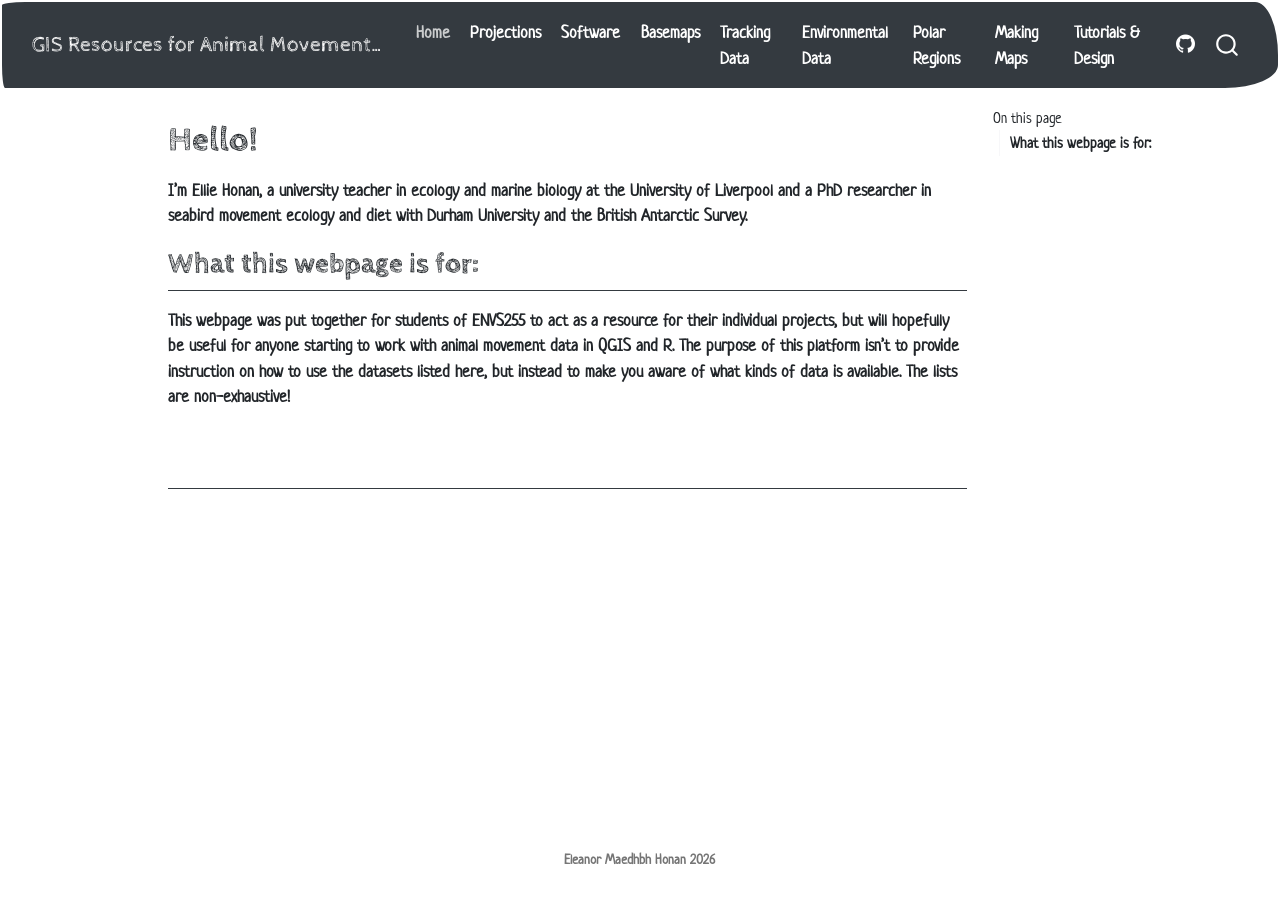
<file: docs/index.html>
<!DOCTYPE html>
<html xmlns="http://www.w3.org/1999/xhtml" lang="en" xml:lang="en"><head>

<meta charset="utf-8">
<meta name="generator" content="quarto-1.7.32">

<meta name="viewport" content="width=device-width, initial-scale=1.0, user-scalable=yes">


<title>Hello! – GIS Resources for Animal Movement Studies</title>
<style>
code{white-space: pre-wrap;}
span.smallcaps{font-variant: small-caps;}
div.columns{display: flex; gap: min(4vw, 1.5em);}
div.column{flex: auto; overflow-x: auto;}
div.hanging-indent{margin-left: 1.5em; text-indent: -1.5em;}
ul.task-list{list-style: none;}
ul.task-list li input[type="checkbox"] {
  width: 0.8em;
  margin: 0 0.8em 0.2em -1em; /* quarto-specific, see https://github.com/quarto-dev/quarto-cli/issues/4556 */ 
  vertical-align: middle;
}
</style>


<script src="site_libs/quarto-nav/quarto-nav.js"></script>
<script src="site_libs/quarto-nav/headroom.min.js"></script>
<script src="site_libs/clipboard/clipboard.min.js"></script>
<script src="site_libs/quarto-search/autocomplete.umd.js"></script>
<script src="site_libs/quarto-search/fuse.min.js"></script>
<script src="site_libs/quarto-search/quarto-search.js"></script>
<meta name="quarto:offset" content="./">
<script src="site_libs/quarto-html/quarto.js" type="module"></script>
<script src="site_libs/quarto-html/tabsets/tabsets.js" type="module"></script>
<script src="site_libs/quarto-html/popper.min.js"></script>
<script src="site_libs/quarto-html/tippy.umd.min.js"></script>
<script src="site_libs/quarto-html/anchor.min.js"></script>
<link href="site_libs/quarto-html/tippy.css" rel="stylesheet">
<link href="site_libs/quarto-html/quarto-syntax-highlighting-37eea08aefeeee20ff55810ff984fec1.css" rel="stylesheet" id="quarto-text-highlighting-styles">
<script src="site_libs/bootstrap/bootstrap.min.js"></script>
<link href="site_libs/bootstrap/bootstrap-icons.css" rel="stylesheet">
<link href="site_libs/bootstrap/bootstrap-3a45a57bee8facab7f226ec286ff867e.min.css" rel="stylesheet" append-hash="true" id="quarto-bootstrap" data-mode="light">
<script id="quarto-search-options" type="application/json">{
  "location": "navbar",
  "copy-button": false,
  "collapse-after": 3,
  "panel-placement": "end",
  "type": "overlay",
  "limit": 50,
  "keyboard-shortcut": [
    "f",
    "/",
    "s"
  ],
  "show-item-context": false,
  "language": {
    "search-no-results-text": "No results",
    "search-matching-documents-text": "matching documents",
    "search-copy-link-title": "Copy link to search",
    "search-hide-matches-text": "Hide additional matches",
    "search-more-match-text": "more match in this document",
    "search-more-matches-text": "more matches in this document",
    "search-clear-button-title": "Clear",
    "search-text-placeholder": "",
    "search-detached-cancel-button-title": "Cancel",
    "search-submit-button-title": "Submit",
    "search-label": "Search"
  }
}</script>


</head>

<body class="nav-fixed quarto-light">

<div id="quarto-search-results"></div>
  <header id="quarto-header" class="headroom fixed-top">
    <nav class="navbar navbar-expand-lg " data-bs-theme="dark">
      <div class="navbar-container container-fluid">
      <div class="navbar-brand-container mx-auto">
    <a class="navbar-brand" href="./index.html">
    <span class="navbar-title">GIS Resources for Animal Movement Studies</span>
    </a>
  </div>
            <div id="quarto-search" class="" title="Search"></div>
          <button class="navbar-toggler" type="button" data-bs-toggle="collapse" data-bs-target="#navbarCollapse" aria-controls="navbarCollapse" role="menu" aria-expanded="false" aria-label="Toggle navigation" onclick="if (window.quartoToggleHeadroom) { window.quartoToggleHeadroom(); }">
  <span class="navbar-toggler-icon"></span>
</button>
          <div class="collapse navbar-collapse" id="navbarCollapse">
            <ul class="navbar-nav navbar-nav-scroll me-auto">
  <li class="nav-item">
    <a class="nav-link active" href="./index.html" aria-current="page"> 
<span class="menu-text">Home</span></a>
  </li>  
  <li class="nav-item">
    <a class="nav-link" href="./Projections.html"> 
<span class="menu-text">Projections</span></a>
  </li>  
  <li class="nav-item">
    <a class="nav-link" href="./Software.html"> 
<span class="menu-text">Software</span></a>
  </li>  
  <li class="nav-item">
    <a class="nav-link" href="./Basemaps.html"> 
<span class="menu-text">Basemaps</span></a>
  </li>  
  <li class="nav-item">
    <a class="nav-link" href="./Tracking_Data.html"> 
<span class="menu-text">Tracking Data</span></a>
  </li>  
  <li class="nav-item">
    <a class="nav-link" href="./Environmental_Data.html"> 
<span class="menu-text">Environmental Data</span></a>
  </li>  
  <li class="nav-item">
    <a class="nav-link" href="./Polar_Regions.html"> 
<span class="menu-text">Polar Regions</span></a>
  </li>  
  <li class="nav-item">
    <a class="nav-link" href="./Making_Maps.html"> 
<span class="menu-text">Making Maps</span></a>
  </li>  
  <li class="nav-item">
    <a class="nav-link" href="./Tutorials.html"> 
<span class="menu-text">Tutorials &amp; Design</span></a>
  </li>  
</ul>
            <ul class="navbar-nav navbar-nav-scroll ms-auto">
  <li class="nav-item compact">
    <a class="nav-link" href="https://github.com/E-Honan/GIS-Resources"> <i class="bi bi-github" role="img">
</i> 
<span class="menu-text"></span></a>
  </li>  
</ul>
          </div> <!-- /navcollapse -->
            <div class="quarto-navbar-tools">
</div>
      </div> <!-- /container-fluid -->
    </nav>
</header>
<!-- content -->
<div id="quarto-content" class="quarto-container page-columns page-rows-contents page-layout-article page-navbar">
<!-- sidebar -->
<!-- margin-sidebar -->
    <div id="quarto-margin-sidebar" class="sidebar margin-sidebar">
        <nav id="TOC" role="doc-toc" class="toc-active">
    <h2 id="toc-title">On this page</h2>
   
  <ul>
  <li><a href="#what-this-webpage-is-for" id="toc-what-this-webpage-is-for" class="nav-link active" data-scroll-target="#what-this-webpage-is-for">What this webpage is for:</a></li>
  <li><a href="#section" id="toc-section" class="nav-link" data-scroll-target="#section"></a></li>
  </ul>
</nav>
    </div>
<!-- main -->
<main class="content" id="quarto-document-content">

<header id="title-block-header" class="quarto-title-block default">
<div class="quarto-title">
<h1 class="title">Hello!</h1>
</div>



<div class="quarto-title-meta">

    
  
    
  </div>
  


</header>


<p>I’m Ellie Honan, a university teacher in ecology and marine biology at the University of Liverpool and a PhD researcher in seabird movement ecology and diet with Durham University and the British Antarctic Survey.</p>
<section id="what-this-webpage-is-for" class="level2">
<h2 class="anchored" data-anchor-id="what-this-webpage-is-for">What this webpage is for:</h2>
<p>This webpage was put together for students of ENVS255 to act as a resource for their individual projects, but will hopefully be useful for anyone starting to work with animal movement data in QGIS and R. The purpose of this platform isn’t to provide instruction on how to use the datasets listed here, but instead to make you aware of what kinds of data is available. The lists are non-exhaustive!</p>
</section>
<section id="section" class="level2">
<h2 class="anchored" data-anchor-id="section"></h2>


</section>

</main> <!-- /main -->
<script id="quarto-html-after-body" type="application/javascript">
  window.document.addEventListener("DOMContentLoaded", function (event) {
    const icon = "";
    const anchorJS = new window.AnchorJS();
    anchorJS.options = {
      placement: 'right',
      icon: icon
    };
    anchorJS.add('.anchored');
    const isCodeAnnotation = (el) => {
      for (const clz of el.classList) {
        if (clz.startsWith('code-annotation-')) {                     
          return true;
        }
      }
      return false;
    }
    const onCopySuccess = function(e) {
      // button target
      const button = e.trigger;
      // don't keep focus
      button.blur();
      // flash "checked"
      button.classList.add('code-copy-button-checked');
      var currentTitle = button.getAttribute("title");
      button.setAttribute("title", "Copied!");
      let tooltip;
      if (window.bootstrap) {
        button.setAttribute("data-bs-toggle", "tooltip");
        button.setAttribute("data-bs-placement", "left");
        button.setAttribute("data-bs-title", "Copied!");
        tooltip = new bootstrap.Tooltip(button, 
          { trigger: "manual", 
            customClass: "code-copy-button-tooltip",
            offset: [0, -8]});
        tooltip.show();    
      }
      setTimeout(function() {
        if (tooltip) {
          tooltip.hide();
          button.removeAttribute("data-bs-title");
          button.removeAttribute("data-bs-toggle");
          button.removeAttribute("data-bs-placement");
        }
        button.setAttribute("title", currentTitle);
        button.classList.remove('code-copy-button-checked');
      }, 1000);
      // clear code selection
      e.clearSelection();
    }
    const getTextToCopy = function(trigger) {
        const codeEl = trigger.previousElementSibling.cloneNode(true);
        for (const childEl of codeEl.children) {
          if (isCodeAnnotation(childEl)) {
            childEl.remove();
          }
        }
        return codeEl.innerText;
    }
    const clipboard = new window.ClipboardJS('.code-copy-button:not([data-in-quarto-modal])', {
      text: getTextToCopy
    });
    clipboard.on('success', onCopySuccess);
    if (window.document.getElementById('quarto-embedded-source-code-modal')) {
      const clipboardModal = new window.ClipboardJS('.code-copy-button[data-in-quarto-modal]', {
        text: getTextToCopy,
        container: window.document.getElementById('quarto-embedded-source-code-modal')
      });
      clipboardModal.on('success', onCopySuccess);
    }
      var localhostRegex = new RegExp(/^(?:http|https):\/\/localhost\:?[0-9]*\//);
      var mailtoRegex = new RegExp(/^mailto:/);
        var filterRegex = new RegExp('/' + window.location.host + '/');
      var isInternal = (href) => {
          return filterRegex.test(href) || localhostRegex.test(href) || mailtoRegex.test(href);
      }
      // Inspect non-navigation links and adorn them if external
     var links = window.document.querySelectorAll('a[href]:not(.nav-link):not(.navbar-brand):not(.toc-action):not(.sidebar-link):not(.sidebar-item-toggle):not(.pagination-link):not(.no-external):not([aria-hidden]):not(.dropdown-item):not(.quarto-navigation-tool):not(.about-link)');
      for (var i=0; i<links.length; i++) {
        const link = links[i];
        if (!isInternal(link.href)) {
          // undo the damage that might have been done by quarto-nav.js in the case of
          // links that we want to consider external
          if (link.dataset.originalHref !== undefined) {
            link.href = link.dataset.originalHref;
          }
        }
      }
    function tippyHover(el, contentFn, onTriggerFn, onUntriggerFn) {
      const config = {
        allowHTML: true,
        maxWidth: 500,
        delay: 100,
        arrow: false,
        appendTo: function(el) {
            return el.parentElement;
        },
        interactive: true,
        interactiveBorder: 10,
        theme: 'quarto',
        placement: 'bottom-start',
      };
      if (contentFn) {
        config.content = contentFn;
      }
      if (onTriggerFn) {
        config.onTrigger = onTriggerFn;
      }
      if (onUntriggerFn) {
        config.onUntrigger = onUntriggerFn;
      }
      window.tippy(el, config); 
    }
    const noterefs = window.document.querySelectorAll('a[role="doc-noteref"]');
    for (var i=0; i<noterefs.length; i++) {
      const ref = noterefs[i];
      tippyHover(ref, function() {
        // use id or data attribute instead here
        let href = ref.getAttribute('data-footnote-href') || ref.getAttribute('href');
        try { href = new URL(href).hash; } catch {}
        const id = href.replace(/^#\/?/, "");
        const note = window.document.getElementById(id);
        if (note) {
          return note.innerHTML;
        } else {
          return "";
        }
      });
    }
    const xrefs = window.document.querySelectorAll('a.quarto-xref');
    const processXRef = (id, note) => {
      // Strip column container classes
      const stripColumnClz = (el) => {
        el.classList.remove("page-full", "page-columns");
        if (el.children) {
          for (const child of el.children) {
            stripColumnClz(child);
          }
        }
      }
      stripColumnClz(note)
      if (id === null || id.startsWith('sec-')) {
        // Special case sections, only their first couple elements
        const container = document.createElement("div");
        if (note.children && note.children.length > 2) {
          container.appendChild(note.children[0].cloneNode(true));
          for (let i = 1; i < note.children.length; i++) {
            const child = note.children[i];
            if (child.tagName === "P" && child.innerText === "") {
              continue;
            } else {
              container.appendChild(child.cloneNode(true));
              break;
            }
          }
          if (window.Quarto?.typesetMath) {
            window.Quarto.typesetMath(container);
          }
          return container.innerHTML
        } else {
          if (window.Quarto?.typesetMath) {
            window.Quarto.typesetMath(note);
          }
          return note.innerHTML;
        }
      } else {
        // Remove any anchor links if they are present
        const anchorLink = note.querySelector('a.anchorjs-link');
        if (anchorLink) {
          anchorLink.remove();
        }
        if (window.Quarto?.typesetMath) {
          window.Quarto.typesetMath(note);
        }
        if (note.classList.contains("callout")) {
          return note.outerHTML;
        } else {
          return note.innerHTML;
        }
      }
    }
    for (var i=0; i<xrefs.length; i++) {
      const xref = xrefs[i];
      tippyHover(xref, undefined, function(instance) {
        instance.disable();
        let url = xref.getAttribute('href');
        let hash = undefined; 
        if (url.startsWith('#')) {
          hash = url;
        } else {
          try { hash = new URL(url).hash; } catch {}
        }
        if (hash) {
          const id = hash.replace(/^#\/?/, "");
          const note = window.document.getElementById(id);
          if (note !== null) {
            try {
              const html = processXRef(id, note.cloneNode(true));
              instance.setContent(html);
            } finally {
              instance.enable();
              instance.show();
            }
          } else {
            // See if we can fetch this
            fetch(url.split('#')[0])
            .then(res => res.text())
            .then(html => {
              const parser = new DOMParser();
              const htmlDoc = parser.parseFromString(html, "text/html");
              const note = htmlDoc.getElementById(id);
              if (note !== null) {
                const html = processXRef(id, note);
                instance.setContent(html);
              } 
            }).finally(() => {
              instance.enable();
              instance.show();
            });
          }
        } else {
          // See if we can fetch a full url (with no hash to target)
          // This is a special case and we should probably do some content thinning / targeting
          fetch(url)
          .then(res => res.text())
          .then(html => {
            const parser = new DOMParser();
            const htmlDoc = parser.parseFromString(html, "text/html");
            const note = htmlDoc.querySelector('main.content');
            if (note !== null) {
              // This should only happen for chapter cross references
              // (since there is no id in the URL)
              // remove the first header
              if (note.children.length > 0 && note.children[0].tagName === "HEADER") {
                note.children[0].remove();
              }
              const html = processXRef(null, note);
              instance.setContent(html);
            } 
          }).finally(() => {
            instance.enable();
            instance.show();
          });
        }
      }, function(instance) {
      });
    }
        let selectedAnnoteEl;
        const selectorForAnnotation = ( cell, annotation) => {
          let cellAttr = 'data-code-cell="' + cell + '"';
          let lineAttr = 'data-code-annotation="' +  annotation + '"';
          const selector = 'span[' + cellAttr + '][' + lineAttr + ']';
          return selector;
        }
        const selectCodeLines = (annoteEl) => {
          const doc = window.document;
          const targetCell = annoteEl.getAttribute("data-target-cell");
          const targetAnnotation = annoteEl.getAttribute("data-target-annotation");
          const annoteSpan = window.document.querySelector(selectorForAnnotation(targetCell, targetAnnotation));
          const lines = annoteSpan.getAttribute("data-code-lines").split(",");
          const lineIds = lines.map((line) => {
            return targetCell + "-" + line;
          })
          let top = null;
          let height = null;
          let parent = null;
          if (lineIds.length > 0) {
              //compute the position of the single el (top and bottom and make a div)
              const el = window.document.getElementById(lineIds[0]);
              top = el.offsetTop;
              height = el.offsetHeight;
              parent = el.parentElement.parentElement;
            if (lineIds.length > 1) {
              const lastEl = window.document.getElementById(lineIds[lineIds.length - 1]);
              const bottom = lastEl.offsetTop + lastEl.offsetHeight;
              height = bottom - top;
            }
            if (top !== null && height !== null && parent !== null) {
              // cook up a div (if necessary) and position it 
              let div = window.document.getElementById("code-annotation-line-highlight");
              if (div === null) {
                div = window.document.createElement("div");
                div.setAttribute("id", "code-annotation-line-highlight");
                div.style.position = 'absolute';
                parent.appendChild(div);
              }
              div.style.top = top - 2 + "px";
              div.style.height = height + 4 + "px";
              div.style.left = 0;
              let gutterDiv = window.document.getElementById("code-annotation-line-highlight-gutter");
              if (gutterDiv === null) {
                gutterDiv = window.document.createElement("div");
                gutterDiv.setAttribute("id", "code-annotation-line-highlight-gutter");
                gutterDiv.style.position = 'absolute';
                const codeCell = window.document.getElementById(targetCell);
                const gutter = codeCell.querySelector('.code-annotation-gutter');
                gutter.appendChild(gutterDiv);
              }
              gutterDiv.style.top = top - 2 + "px";
              gutterDiv.style.height = height + 4 + "px";
            }
            selectedAnnoteEl = annoteEl;
          }
        };
        const unselectCodeLines = () => {
          const elementsIds = ["code-annotation-line-highlight", "code-annotation-line-highlight-gutter"];
          elementsIds.forEach((elId) => {
            const div = window.document.getElementById(elId);
            if (div) {
              div.remove();
            }
          });
          selectedAnnoteEl = undefined;
        };
          // Handle positioning of the toggle
      window.addEventListener(
        "resize",
        throttle(() => {
          elRect = undefined;
          if (selectedAnnoteEl) {
            selectCodeLines(selectedAnnoteEl);
          }
        }, 10)
      );
      function throttle(fn, ms) {
      let throttle = false;
      let timer;
        return (...args) => {
          if(!throttle) { // first call gets through
              fn.apply(this, args);
              throttle = true;
          } else { // all the others get throttled
              if(timer) clearTimeout(timer); // cancel #2
              timer = setTimeout(() => {
                fn.apply(this, args);
                timer = throttle = false;
              }, ms);
          }
        };
      }
        // Attach click handler to the DT
        const annoteDls = window.document.querySelectorAll('dt[data-target-cell]');
        for (const annoteDlNode of annoteDls) {
          annoteDlNode.addEventListener('click', (event) => {
            const clickedEl = event.target;
            if (clickedEl !== selectedAnnoteEl) {
              unselectCodeLines();
              const activeEl = window.document.querySelector('dt[data-target-cell].code-annotation-active');
              if (activeEl) {
                activeEl.classList.remove('code-annotation-active');
              }
              selectCodeLines(clickedEl);
              clickedEl.classList.add('code-annotation-active');
            } else {
              // Unselect the line
              unselectCodeLines();
              clickedEl.classList.remove('code-annotation-active');
            }
          });
        }
    const findCites = (el) => {
      const parentEl = el.parentElement;
      if (parentEl) {
        const cites = parentEl.dataset.cites;
        if (cites) {
          return {
            el,
            cites: cites.split(' ')
          };
        } else {
          return findCites(el.parentElement)
        }
      } else {
        return undefined;
      }
    };
    var bibliorefs = window.document.querySelectorAll('a[role="doc-biblioref"]');
    for (var i=0; i<bibliorefs.length; i++) {
      const ref = bibliorefs[i];
      const citeInfo = findCites(ref);
      if (citeInfo) {
        tippyHover(citeInfo.el, function() {
          var popup = window.document.createElement('div');
          citeInfo.cites.forEach(function(cite) {
            var citeDiv = window.document.createElement('div');
            citeDiv.classList.add('hanging-indent');
            citeDiv.classList.add('csl-entry');
            var biblioDiv = window.document.getElementById('ref-' + cite);
            if (biblioDiv) {
              citeDiv.innerHTML = biblioDiv.innerHTML;
            }
            popup.appendChild(citeDiv);
          });
          return popup.innerHTML;
        });
      }
    }
  });
  </script>
</div> <!-- /content -->
<footer class="footer">
  <div class="nav-footer">
    <div class="nav-footer-left">
      &nbsp;
    </div>   
    <div class="nav-footer-center">
<p>Eleanor Maedhbh Honan 2026</p>
</div>
    <div class="nav-footer-right">
      &nbsp;
    </div>
  </div>
</footer>




</body></html>
</file>
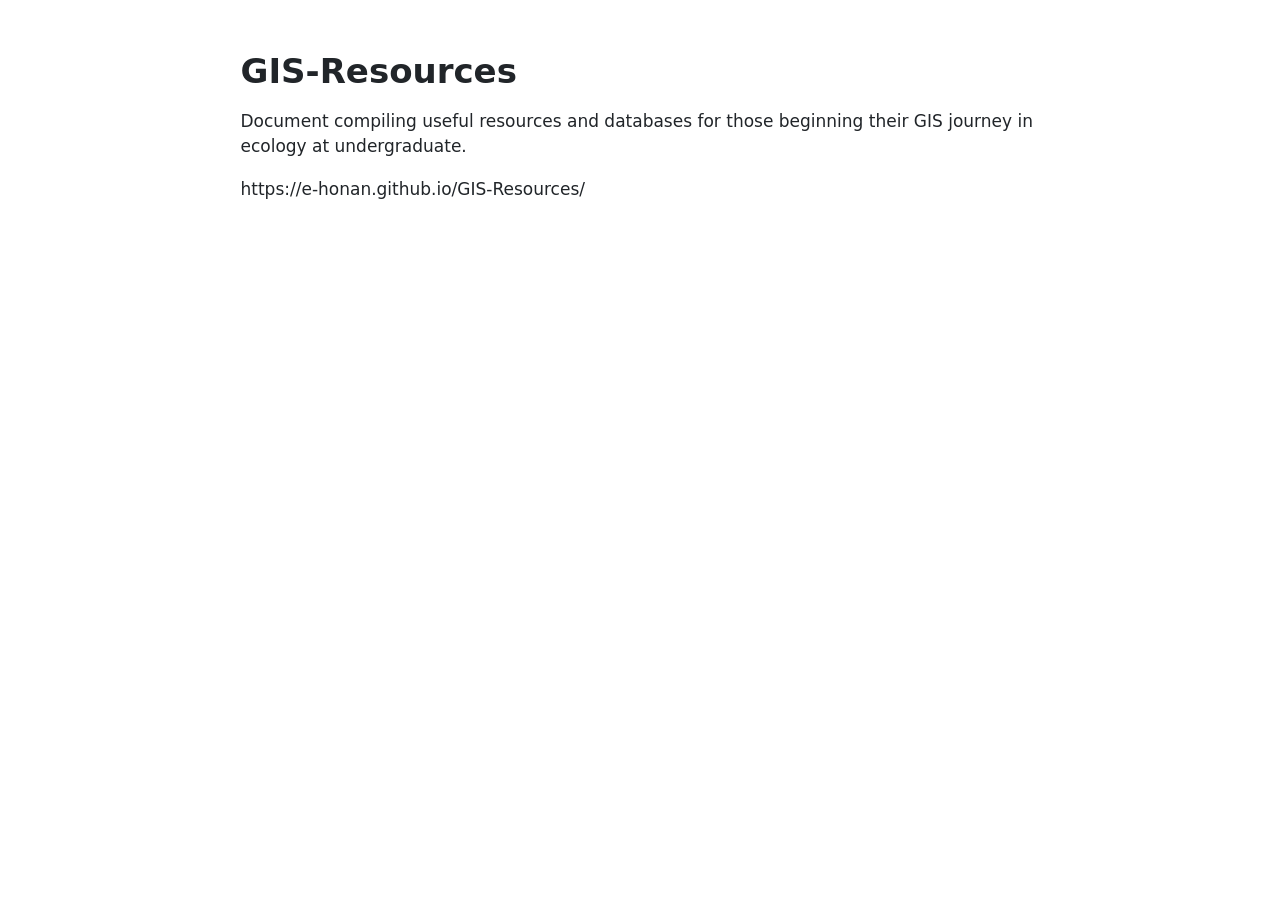
<file: README.html>
<!DOCTYPE html>
<html xmlns="http://www.w3.org/1999/xhtml" lang="en" xml:lang="en"><head>

<meta charset="utf-8">
<meta name="generator" content="quarto-1.7.32">

<meta name="viewport" content="width=device-width, initial-scale=1.0, user-scalable=yes">


<title>readme</title>
<style>
code{white-space: pre-wrap;}
span.smallcaps{font-variant: small-caps;}
div.columns{display: flex; gap: min(4vw, 1.5em);}
div.column{flex: auto; overflow-x: auto;}
div.hanging-indent{margin-left: 1.5em; text-indent: -1.5em;}
ul.task-list{list-style: none;}
ul.task-list li input[type="checkbox"] {
  width: 0.8em;
  margin: 0 0.8em 0.2em -1em; /* quarto-specific, see https://github.com/quarto-dev/quarto-cli/issues/4556 */ 
  vertical-align: middle;
}
</style>


<script src="README_files/libs/clipboard/clipboard.min.js"></script>
<script src="README_files/libs/quarto-html/quarto.js" type="module"></script>
<script src="README_files/libs/quarto-html/tabsets/tabsets.js" type="module"></script>
<script src="README_files/libs/quarto-html/popper.min.js"></script>
<script src="README_files/libs/quarto-html/tippy.umd.min.js"></script>
<script src="README_files/libs/quarto-html/anchor.min.js"></script>
<link href="README_files/libs/quarto-html/tippy.css" rel="stylesheet">
<link href="README_files/libs/quarto-html/quarto-syntax-highlighting-37eea08aefeeee20ff55810ff984fec1.css" rel="stylesheet" id="quarto-text-highlighting-styles">
<script src="README_files/libs/bootstrap/bootstrap.min.js"></script>
<link href="README_files/libs/bootstrap/bootstrap-icons.css" rel="stylesheet">
<link href="README_files/libs/bootstrap/bootstrap-bb462d781dde1847d9e3ccf7736099dd.min.css" rel="stylesheet" append-hash="true" id="quarto-bootstrap" data-mode="light">


</head>

<body class="fullcontent quarto-light">

<div id="quarto-content" class="page-columns page-rows-contents page-layout-article">

<main class="content" id="quarto-document-content">




<section id="gis-resources" class="level1">
<h1>GIS-Resources</h1>
<p>Document compiling useful resources and databases for those beginning their GIS journey in ecology at undergraduate.</p>
<p>https://e-honan.github.io/GIS-Resources/</p>
</section>

</main>
<!-- /main column -->
<script id="quarto-html-after-body" type="application/javascript">
  window.document.addEventListener("DOMContentLoaded", function (event) {
    const icon = "";
    const anchorJS = new window.AnchorJS();
    anchorJS.options = {
      placement: 'right',
      icon: icon
    };
    anchorJS.add('.anchored');
    const isCodeAnnotation = (el) => {
      for (const clz of el.classList) {
        if (clz.startsWith('code-annotation-')) {                     
          return true;
        }
      }
      return false;
    }
    const onCopySuccess = function(e) {
      // button target
      const button = e.trigger;
      // don't keep focus
      button.blur();
      // flash "checked"
      button.classList.add('code-copy-button-checked');
      var currentTitle = button.getAttribute("title");
      button.setAttribute("title", "Copied!");
      let tooltip;
      if (window.bootstrap) {
        button.setAttribute("data-bs-toggle", "tooltip");
        button.setAttribute("data-bs-placement", "left");
        button.setAttribute("data-bs-title", "Copied!");
        tooltip = new bootstrap.Tooltip(button, 
          { trigger: "manual", 
            customClass: "code-copy-button-tooltip",
            offset: [0, -8]});
        tooltip.show();    
      }
      setTimeout(function() {
        if (tooltip) {
          tooltip.hide();
          button.removeAttribute("data-bs-title");
          button.removeAttribute("data-bs-toggle");
          button.removeAttribute("data-bs-placement");
        }
        button.setAttribute("title", currentTitle);
        button.classList.remove('code-copy-button-checked');
      }, 1000);
      // clear code selection
      e.clearSelection();
    }
    const getTextToCopy = function(trigger) {
        const codeEl = trigger.previousElementSibling.cloneNode(true);
        for (const childEl of codeEl.children) {
          if (isCodeAnnotation(childEl)) {
            childEl.remove();
          }
        }
        return codeEl.innerText;
    }
    const clipboard = new window.ClipboardJS('.code-copy-button:not([data-in-quarto-modal])', {
      text: getTextToCopy
    });
    clipboard.on('success', onCopySuccess);
    if (window.document.getElementById('quarto-embedded-source-code-modal')) {
      const clipboardModal = new window.ClipboardJS('.code-copy-button[data-in-quarto-modal]', {
        text: getTextToCopy,
        container: window.document.getElementById('quarto-embedded-source-code-modal')
      });
      clipboardModal.on('success', onCopySuccess);
    }
      var localhostRegex = new RegExp(/^(?:http|https):\/\/localhost\:?[0-9]*\//);
      var mailtoRegex = new RegExp(/^mailto:/);
        var filterRegex = new RegExp('/' + window.location.host + '/');
      var isInternal = (href) => {
          return filterRegex.test(href) || localhostRegex.test(href) || mailtoRegex.test(href);
      }
      // Inspect non-navigation links and adorn them if external
     var links = window.document.querySelectorAll('a[href]:not(.nav-link):not(.navbar-brand):not(.toc-action):not(.sidebar-link):not(.sidebar-item-toggle):not(.pagination-link):not(.no-external):not([aria-hidden]):not(.dropdown-item):not(.quarto-navigation-tool):not(.about-link)');
      for (var i=0; i<links.length; i++) {
        const link = links[i];
        if (!isInternal(link.href)) {
          // undo the damage that might have been done by quarto-nav.js in the case of
          // links that we want to consider external
          if (link.dataset.originalHref !== undefined) {
            link.href = link.dataset.originalHref;
          }
        }
      }
    function tippyHover(el, contentFn, onTriggerFn, onUntriggerFn) {
      const config = {
        allowHTML: true,
        maxWidth: 500,
        delay: 100,
        arrow: false,
        appendTo: function(el) {
            return el.parentElement;
        },
        interactive: true,
        interactiveBorder: 10,
        theme: 'quarto',
        placement: 'bottom-start',
      };
      if (contentFn) {
        config.content = contentFn;
      }
      if (onTriggerFn) {
        config.onTrigger = onTriggerFn;
      }
      if (onUntriggerFn) {
        config.onUntrigger = onUntriggerFn;
      }
      window.tippy(el, config); 
    }
    const noterefs = window.document.querySelectorAll('a[role="doc-noteref"]');
    for (var i=0; i<noterefs.length; i++) {
      const ref = noterefs[i];
      tippyHover(ref, function() {
        // use id or data attribute instead here
        let href = ref.getAttribute('data-footnote-href') || ref.getAttribute('href');
        try { href = new URL(href).hash; } catch {}
        const id = href.replace(/^#\/?/, "");
        const note = window.document.getElementById(id);
        if (note) {
          return note.innerHTML;
        } else {
          return "";
        }
      });
    }
    const xrefs = window.document.querySelectorAll('a.quarto-xref');
    const processXRef = (id, note) => {
      // Strip column container classes
      const stripColumnClz = (el) => {
        el.classList.remove("page-full", "page-columns");
        if (el.children) {
          for (const child of el.children) {
            stripColumnClz(child);
          }
        }
      }
      stripColumnClz(note)
      if (id === null || id.startsWith('sec-')) {
        // Special case sections, only their first couple elements
        const container = document.createElement("div");
        if (note.children && note.children.length > 2) {
          container.appendChild(note.children[0].cloneNode(true));
          for (let i = 1; i < note.children.length; i++) {
            const child = note.children[i];
            if (child.tagName === "P" && child.innerText === "") {
              continue;
            } else {
              container.appendChild(child.cloneNode(true));
              break;
            }
          }
          if (window.Quarto?.typesetMath) {
            window.Quarto.typesetMath(container);
          }
          return container.innerHTML
        } else {
          if (window.Quarto?.typesetMath) {
            window.Quarto.typesetMath(note);
          }
          return note.innerHTML;
        }
      } else {
        // Remove any anchor links if they are present
        const anchorLink = note.querySelector('a.anchorjs-link');
        if (anchorLink) {
          anchorLink.remove();
        }
        if (window.Quarto?.typesetMath) {
          window.Quarto.typesetMath(note);
        }
        if (note.classList.contains("callout")) {
          return note.outerHTML;
        } else {
          return note.innerHTML;
        }
      }
    }
    for (var i=0; i<xrefs.length; i++) {
      const xref = xrefs[i];
      tippyHover(xref, undefined, function(instance) {
        instance.disable();
        let url = xref.getAttribute('href');
        let hash = undefined; 
        if (url.startsWith('#')) {
          hash = url;
        } else {
          try { hash = new URL(url).hash; } catch {}
        }
        if (hash) {
          const id = hash.replace(/^#\/?/, "");
          const note = window.document.getElementById(id);
          if (note !== null) {
            try {
              const html = processXRef(id, note.cloneNode(true));
              instance.setContent(html);
            } finally {
              instance.enable();
              instance.show();
            }
          } else {
            // See if we can fetch this
            fetch(url.split('#')[0])
            .then(res => res.text())
            .then(html => {
              const parser = new DOMParser();
              const htmlDoc = parser.parseFromString(html, "text/html");
              const note = htmlDoc.getElementById(id);
              if (note !== null) {
                const html = processXRef(id, note);
                instance.setContent(html);
              } 
            }).finally(() => {
              instance.enable();
              instance.show();
            });
          }
        } else {
          // See if we can fetch a full url (with no hash to target)
          // This is a special case and we should probably do some content thinning / targeting
          fetch(url)
          .then(res => res.text())
          .then(html => {
            const parser = new DOMParser();
            const htmlDoc = parser.parseFromString(html, "text/html");
            const note = htmlDoc.querySelector('main.content');
            if (note !== null) {
              // This should only happen for chapter cross references
              // (since there is no id in the URL)
              // remove the first header
              if (note.children.length > 0 && note.children[0].tagName === "HEADER") {
                note.children[0].remove();
              }
              const html = processXRef(null, note);
              instance.setContent(html);
            } 
          }).finally(() => {
            instance.enable();
            instance.show();
          });
        }
      }, function(instance) {
      });
    }
        let selectedAnnoteEl;
        const selectorForAnnotation = ( cell, annotation) => {
          let cellAttr = 'data-code-cell="' + cell + '"';
          let lineAttr = 'data-code-annotation="' +  annotation + '"';
          const selector = 'span[' + cellAttr + '][' + lineAttr + ']';
          return selector;
        }
        const selectCodeLines = (annoteEl) => {
          const doc = window.document;
          const targetCell = annoteEl.getAttribute("data-target-cell");
          const targetAnnotation = annoteEl.getAttribute("data-target-annotation");
          const annoteSpan = window.document.querySelector(selectorForAnnotation(targetCell, targetAnnotation));
          const lines = annoteSpan.getAttribute("data-code-lines").split(",");
          const lineIds = lines.map((line) => {
            return targetCell + "-" + line;
          })
          let top = null;
          let height = null;
          let parent = null;
          if (lineIds.length > 0) {
              //compute the position of the single el (top and bottom and make a div)
              const el = window.document.getElementById(lineIds[0]);
              top = el.offsetTop;
              height = el.offsetHeight;
              parent = el.parentElement.parentElement;
            if (lineIds.length > 1) {
              const lastEl = window.document.getElementById(lineIds[lineIds.length - 1]);
              const bottom = lastEl.offsetTop + lastEl.offsetHeight;
              height = bottom - top;
            }
            if (top !== null && height !== null && parent !== null) {
              // cook up a div (if necessary) and position it 
              let div = window.document.getElementById("code-annotation-line-highlight");
              if (div === null) {
                div = window.document.createElement("div");
                div.setAttribute("id", "code-annotation-line-highlight");
                div.style.position = 'absolute';
                parent.appendChild(div);
              }
              div.style.top = top - 2 + "px";
              div.style.height = height + 4 + "px";
              div.style.left = 0;
              let gutterDiv = window.document.getElementById("code-annotation-line-highlight-gutter");
              if (gutterDiv === null) {
                gutterDiv = window.document.createElement("div");
                gutterDiv.setAttribute("id", "code-annotation-line-highlight-gutter");
                gutterDiv.style.position = 'absolute';
                const codeCell = window.document.getElementById(targetCell);
                const gutter = codeCell.querySelector('.code-annotation-gutter');
                gutter.appendChild(gutterDiv);
              }
              gutterDiv.style.top = top - 2 + "px";
              gutterDiv.style.height = height + 4 + "px";
            }
            selectedAnnoteEl = annoteEl;
          }
        };
        const unselectCodeLines = () => {
          const elementsIds = ["code-annotation-line-highlight", "code-annotation-line-highlight-gutter"];
          elementsIds.forEach((elId) => {
            const div = window.document.getElementById(elId);
            if (div) {
              div.remove();
            }
          });
          selectedAnnoteEl = undefined;
        };
          // Handle positioning of the toggle
      window.addEventListener(
        "resize",
        throttle(() => {
          elRect = undefined;
          if (selectedAnnoteEl) {
            selectCodeLines(selectedAnnoteEl);
          }
        }, 10)
      );
      function throttle(fn, ms) {
      let throttle = false;
      let timer;
        return (...args) => {
          if(!throttle) { // first call gets through
              fn.apply(this, args);
              throttle = true;
          } else { // all the others get throttled
              if(timer) clearTimeout(timer); // cancel #2
              timer = setTimeout(() => {
                fn.apply(this, args);
                timer = throttle = false;
              }, ms);
          }
        };
      }
        // Attach click handler to the DT
        const annoteDls = window.document.querySelectorAll('dt[data-target-cell]');
        for (const annoteDlNode of annoteDls) {
          annoteDlNode.addEventListener('click', (event) => {
            const clickedEl = event.target;
            if (clickedEl !== selectedAnnoteEl) {
              unselectCodeLines();
              const activeEl = window.document.querySelector('dt[data-target-cell].code-annotation-active');
              if (activeEl) {
                activeEl.classList.remove('code-annotation-active');
              }
              selectCodeLines(clickedEl);
              clickedEl.classList.add('code-annotation-active');
            } else {
              // Unselect the line
              unselectCodeLines();
              clickedEl.classList.remove('code-annotation-active');
            }
          });
        }
    const findCites = (el) => {
      const parentEl = el.parentElement;
      if (parentEl) {
        const cites = parentEl.dataset.cites;
        if (cites) {
          return {
            el,
            cites: cites.split(' ')
          };
        } else {
          return findCites(el.parentElement)
        }
      } else {
        return undefined;
      }
    };
    var bibliorefs = window.document.querySelectorAll('a[role="doc-biblioref"]');
    for (var i=0; i<bibliorefs.length; i++) {
      const ref = bibliorefs[i];
      const citeInfo = findCites(ref);
      if (citeInfo) {
        tippyHover(citeInfo.el, function() {
          var popup = window.document.createElement('div');
          citeInfo.cites.forEach(function(cite) {
            var citeDiv = window.document.createElement('div');
            citeDiv.classList.add('hanging-indent');
            citeDiv.classList.add('csl-entry');
            var biblioDiv = window.document.getElementById('ref-' + cite);
            if (biblioDiv) {
              citeDiv.innerHTML = biblioDiv.innerHTML;
            }
            popup.appendChild(citeDiv);
          });
          return popup.innerHTML;
        });
      }
    }
  });
  </script>
</div> <!-- /content -->




</body></html>
</file>
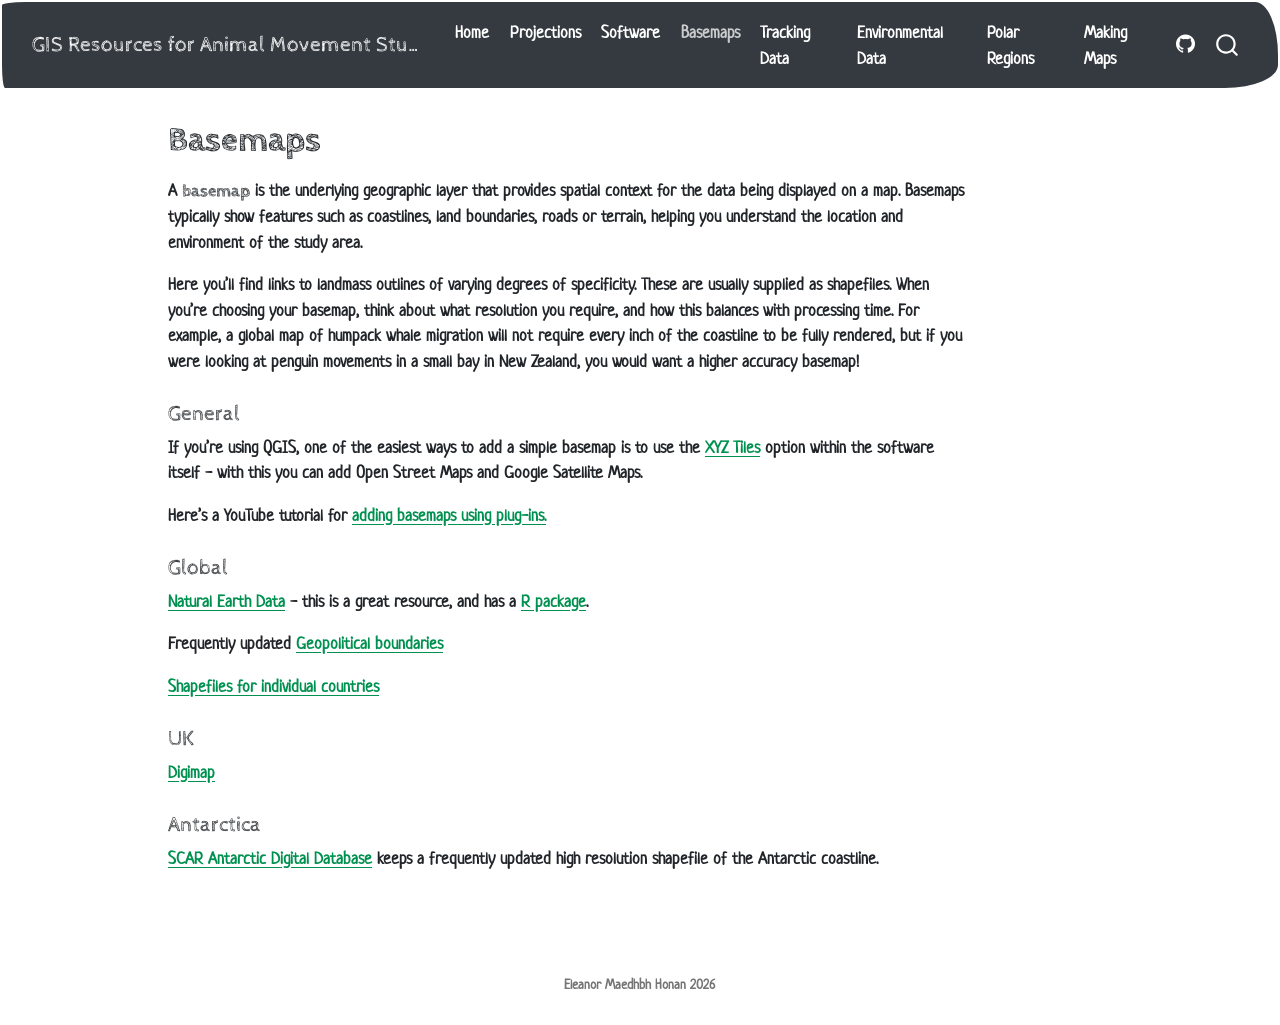
<file: docs/Basemaps.html>
<!DOCTYPE html>
<html xmlns="http://www.w3.org/1999/xhtml" lang="en" xml:lang="en"><head>

<meta charset="utf-8">
<meta name="generator" content="quarto-1.7.32">

<meta name="viewport" content="width=device-width, initial-scale=1.0, user-scalable=yes">


<title>Basemaps – GIS Resources for Animal Movement Studies</title>
<style>
code{white-space: pre-wrap;}
span.smallcaps{font-variant: small-caps;}
div.columns{display: flex; gap: min(4vw, 1.5em);}
div.column{flex: auto; overflow-x: auto;}
div.hanging-indent{margin-left: 1.5em; text-indent: -1.5em;}
ul.task-list{list-style: none;}
ul.task-list li input[type="checkbox"] {
  width: 0.8em;
  margin: 0 0.8em 0.2em -1em; /* quarto-specific, see https://github.com/quarto-dev/quarto-cli/issues/4556 */ 
  vertical-align: middle;
}
</style>


<script src="site_libs/quarto-nav/quarto-nav.js"></script>
<script src="site_libs/quarto-nav/headroom.min.js"></script>
<script src="site_libs/clipboard/clipboard.min.js"></script>
<script src="site_libs/quarto-search/autocomplete.umd.js"></script>
<script src="site_libs/quarto-search/fuse.min.js"></script>
<script src="site_libs/quarto-search/quarto-search.js"></script>
<meta name="quarto:offset" content="./">
<script src="site_libs/quarto-html/quarto.js" type="module"></script>
<script src="site_libs/quarto-html/tabsets/tabsets.js" type="module"></script>
<script src="site_libs/quarto-html/popper.min.js"></script>
<script src="site_libs/quarto-html/tippy.umd.min.js"></script>
<script src="site_libs/quarto-html/anchor.min.js"></script>
<link href="site_libs/quarto-html/tippy.css" rel="stylesheet">
<link href="site_libs/quarto-html/quarto-syntax-highlighting-37eea08aefeeee20ff55810ff984fec1.css" rel="stylesheet" id="quarto-text-highlighting-styles">
<script src="site_libs/bootstrap/bootstrap.min.js"></script>
<link href="site_libs/bootstrap/bootstrap-icons.css" rel="stylesheet">
<link href="site_libs/bootstrap/bootstrap-3a45a57bee8facab7f226ec286ff867e.min.css" rel="stylesheet" append-hash="true" id="quarto-bootstrap" data-mode="light">
<script id="quarto-search-options" type="application/json">{
  "location": "navbar",
  "copy-button": false,
  "collapse-after": 3,
  "panel-placement": "end",
  "type": "overlay",
  "limit": 50,
  "keyboard-shortcut": [
    "f",
    "/",
    "s"
  ],
  "show-item-context": false,
  "language": {
    "search-no-results-text": "No results",
    "search-matching-documents-text": "matching documents",
    "search-copy-link-title": "Copy link to search",
    "search-hide-matches-text": "Hide additional matches",
    "search-more-match-text": "more match in this document",
    "search-more-matches-text": "more matches in this document",
    "search-clear-button-title": "Clear",
    "search-text-placeholder": "",
    "search-detached-cancel-button-title": "Cancel",
    "search-submit-button-title": "Submit",
    "search-label": "Search"
  }
}</script>


</head>

<body class="nav-fixed quarto-light">

<div id="quarto-search-results"></div>
  <header id="quarto-header" class="headroom fixed-top">
    <nav class="navbar navbar-expand-lg " data-bs-theme="dark">
      <div class="navbar-container container-fluid">
      <div class="navbar-brand-container mx-auto">
    <a class="navbar-brand" href="./index.html">
    <span class="navbar-title">GIS Resources for Animal Movement Studies</span>
    </a>
  </div>
            <div id="quarto-search" class="" title="Search"></div>
          <button class="navbar-toggler" type="button" data-bs-toggle="collapse" data-bs-target="#navbarCollapse" aria-controls="navbarCollapse" role="menu" aria-expanded="false" aria-label="Toggle navigation" onclick="if (window.quartoToggleHeadroom) { window.quartoToggleHeadroom(); }">
  <span class="navbar-toggler-icon"></span>
</button>
          <div class="collapse navbar-collapse" id="navbarCollapse">
            <ul class="navbar-nav navbar-nav-scroll me-auto">
  <li class="nav-item">
    <a class="nav-link" href="./index.html"> 
<span class="menu-text">Home</span></a>
  </li>  
  <li class="nav-item">
    <a class="nav-link" href="./Projections.html"> 
<span class="menu-text">Projections</span></a>
  </li>  
  <li class="nav-item">
    <a class="nav-link" href="./Software.html"> 
<span class="menu-text">Software</span></a>
  </li>  
  <li class="nav-item">
    <a class="nav-link active" href="./Basemaps.html" aria-current="page"> 
<span class="menu-text">Basemaps</span></a>
  </li>  
  <li class="nav-item">
    <a class="nav-link" href="./Tracking_Data.html"> 
<span class="menu-text">Tracking Data</span></a>
  </li>  
  <li class="nav-item">
    <a class="nav-link" href="./Environmental_Data.html"> 
<span class="menu-text">Environmental Data</span></a>
  </li>  
  <li class="nav-item">
    <a class="nav-link" href="./Polar_Regions.html"> 
<span class="menu-text">Polar Regions</span></a>
  </li>  
  <li class="nav-item">
    <a class="nav-link" href="./Making_Maps.html"> 
<span class="menu-text">Making Maps</span></a>
  </li>  
</ul>
            <ul class="navbar-nav navbar-nav-scroll ms-auto">
  <li class="nav-item compact">
    <a class="nav-link" href="https://github.com/E-Honan"> <i class="bi bi-github" role="img">
</i> 
<span class="menu-text"></span></a>
  </li>  
</ul>
          </div> <!-- /navcollapse -->
            <div class="quarto-navbar-tools">
</div>
      </div> <!-- /container-fluid -->
    </nav>
</header>
<!-- content -->
<div id="quarto-content" class="quarto-container page-columns page-rows-contents page-layout-article page-navbar">
<!-- sidebar -->
<!-- margin-sidebar -->
    <div id="quarto-margin-sidebar" class="sidebar margin-sidebar zindex-bottom">
        
    </div>
<!-- main -->
<main class="content" id="quarto-document-content">

<header id="title-block-header" class="quarto-title-block default">
<div class="quarto-title">
<h1 class="title">Basemaps</h1>
</div>



<div class="quarto-title-meta">

    
  
    
  </div>
  


</header>


<p>A <strong>basemap</strong> is the underlying geographic layer that provides spatial context for the data being displayed on a map. Basemaps typically show features such as coastlines, land boundaries, roads or terrain, helping you understand the location and environment of the study area.</p>
<p>Here you’ll find links to landmass outlines of varying degrees of specificity. These are usually supplied as shapefiles. When you’re choosing your basemap, think about what resolution you require, and how this balances with processing time. For example, a global map of humpack whale migration will not require every inch of the coastline to be fully rendered, but if you were looking at penguin movements in a small bay in New Zealand, you would want a higher accuracy basemap!</p>
<section id="general" class="level4">
<h4 class="anchored" data-anchor-id="general">General</h4>
<p>If you’re using QGIS, one of the easiest ways to add a simple basemap is to use the <a href="https://mapscaping.com/adding-basemaps-in-qgis/">XYZ Tiles</a> option within the software itself - with this you can add Open Street Maps and Google Satellite Maps.</p>
<p>Here’s a YouTube tutorial for <a href="https://www.youtube.com/watch?v=thTQMkRp3mI">adding basemaps using plug-ins.</a></p>
</section>
<section id="global" class="level4">
<h4 class="anchored" data-anchor-id="global">Global</h4>
<p><a href="https://www.naturalearthdata.com/">Natural Earth Data</a> - this is a great resource, and has a <a href="https://docs.ropensci.org/rnaturalearth/articles/rnaturalearth.html">R package</a>.</p>
<p>Frequently updated <a href="https://www.geoboundaries.org/">Geopolitical boundaries</a></p>
<p><a href="https://mapscaping.com/download-shapefiles-for-any-country/">Shapefiles for individual countries</a></p>
</section>
<section id="uk" class="level4">
<h4 class="anchored" data-anchor-id="uk">UK</h4>
<p><a href="https://digimap.edina.ac.uk/">Digimap</a></p>
</section>
<section id="antarctica" class="level4">
<h4 class="anchored" data-anchor-id="antarctica">Antarctica</h4>
<p><a href="https://scar.org/library-data/maps/add-digital-database">SCAR Antarctic Digital Database</a> keeps a frequently updated high resolution shapefile of the Antarctic coastline.</p>


</section>

</main> <!-- /main -->
<script id="quarto-html-after-body" type="application/javascript">
  window.document.addEventListener("DOMContentLoaded", function (event) {
    const icon = "";
    const anchorJS = new window.AnchorJS();
    anchorJS.options = {
      placement: 'right',
      icon: icon
    };
    anchorJS.add('.anchored');
    const isCodeAnnotation = (el) => {
      for (const clz of el.classList) {
        if (clz.startsWith('code-annotation-')) {                     
          return true;
        }
      }
      return false;
    }
    const onCopySuccess = function(e) {
      // button target
      const button = e.trigger;
      // don't keep focus
      button.blur();
      // flash "checked"
      button.classList.add('code-copy-button-checked');
      var currentTitle = button.getAttribute("title");
      button.setAttribute("title", "Copied!");
      let tooltip;
      if (window.bootstrap) {
        button.setAttribute("data-bs-toggle", "tooltip");
        button.setAttribute("data-bs-placement", "left");
        button.setAttribute("data-bs-title", "Copied!");
        tooltip = new bootstrap.Tooltip(button, 
          { trigger: "manual", 
            customClass: "code-copy-button-tooltip",
            offset: [0, -8]});
        tooltip.show();    
      }
      setTimeout(function() {
        if (tooltip) {
          tooltip.hide();
          button.removeAttribute("data-bs-title");
          button.removeAttribute("data-bs-toggle");
          button.removeAttribute("data-bs-placement");
        }
        button.setAttribute("title", currentTitle);
        button.classList.remove('code-copy-button-checked');
      }, 1000);
      // clear code selection
      e.clearSelection();
    }
    const getTextToCopy = function(trigger) {
        const codeEl = trigger.previousElementSibling.cloneNode(true);
        for (const childEl of codeEl.children) {
          if (isCodeAnnotation(childEl)) {
            childEl.remove();
          }
        }
        return codeEl.innerText;
    }
    const clipboard = new window.ClipboardJS('.code-copy-button:not([data-in-quarto-modal])', {
      text: getTextToCopy
    });
    clipboard.on('success', onCopySuccess);
    if (window.document.getElementById('quarto-embedded-source-code-modal')) {
      const clipboardModal = new window.ClipboardJS('.code-copy-button[data-in-quarto-modal]', {
        text: getTextToCopy,
        container: window.document.getElementById('quarto-embedded-source-code-modal')
      });
      clipboardModal.on('success', onCopySuccess);
    }
      var localhostRegex = new RegExp(/^(?:http|https):\/\/localhost\:?[0-9]*\//);
      var mailtoRegex = new RegExp(/^mailto:/);
        var filterRegex = new RegExp('/' + window.location.host + '/');
      var isInternal = (href) => {
          return filterRegex.test(href) || localhostRegex.test(href) || mailtoRegex.test(href);
      }
      // Inspect non-navigation links and adorn them if external
     var links = window.document.querySelectorAll('a[href]:not(.nav-link):not(.navbar-brand):not(.toc-action):not(.sidebar-link):not(.sidebar-item-toggle):not(.pagination-link):not(.no-external):not([aria-hidden]):not(.dropdown-item):not(.quarto-navigation-tool):not(.about-link)');
      for (var i=0; i<links.length; i++) {
        const link = links[i];
        if (!isInternal(link.href)) {
          // undo the damage that might have been done by quarto-nav.js in the case of
          // links that we want to consider external
          if (link.dataset.originalHref !== undefined) {
            link.href = link.dataset.originalHref;
          }
        }
      }
    function tippyHover(el, contentFn, onTriggerFn, onUntriggerFn) {
      const config = {
        allowHTML: true,
        maxWidth: 500,
        delay: 100,
        arrow: false,
        appendTo: function(el) {
            return el.parentElement;
        },
        interactive: true,
        interactiveBorder: 10,
        theme: 'quarto',
        placement: 'bottom-start',
      };
      if (contentFn) {
        config.content = contentFn;
      }
      if (onTriggerFn) {
        config.onTrigger = onTriggerFn;
      }
      if (onUntriggerFn) {
        config.onUntrigger = onUntriggerFn;
      }
      window.tippy(el, config); 
    }
    const noterefs = window.document.querySelectorAll('a[role="doc-noteref"]');
    for (var i=0; i<noterefs.length; i++) {
      const ref = noterefs[i];
      tippyHover(ref, function() {
        // use id or data attribute instead here
        let href = ref.getAttribute('data-footnote-href') || ref.getAttribute('href');
        try { href = new URL(href).hash; } catch {}
        const id = href.replace(/^#\/?/, "");
        const note = window.document.getElementById(id);
        if (note) {
          return note.innerHTML;
        } else {
          return "";
        }
      });
    }
    const xrefs = window.document.querySelectorAll('a.quarto-xref');
    const processXRef = (id, note) => {
      // Strip column container classes
      const stripColumnClz = (el) => {
        el.classList.remove("page-full", "page-columns");
        if (el.children) {
          for (const child of el.children) {
            stripColumnClz(child);
          }
        }
      }
      stripColumnClz(note)
      if (id === null || id.startsWith('sec-')) {
        // Special case sections, only their first couple elements
        const container = document.createElement("div");
        if (note.children && note.children.length > 2) {
          container.appendChild(note.children[0].cloneNode(true));
          for (let i = 1; i < note.children.length; i++) {
            const child = note.children[i];
            if (child.tagName === "P" && child.innerText === "") {
              continue;
            } else {
              container.appendChild(child.cloneNode(true));
              break;
            }
          }
          if (window.Quarto?.typesetMath) {
            window.Quarto.typesetMath(container);
          }
          return container.innerHTML
        } else {
          if (window.Quarto?.typesetMath) {
            window.Quarto.typesetMath(note);
          }
          return note.innerHTML;
        }
      } else {
        // Remove any anchor links if they are present
        const anchorLink = note.querySelector('a.anchorjs-link');
        if (anchorLink) {
          anchorLink.remove();
        }
        if (window.Quarto?.typesetMath) {
          window.Quarto.typesetMath(note);
        }
        if (note.classList.contains("callout")) {
          return note.outerHTML;
        } else {
          return note.innerHTML;
        }
      }
    }
    for (var i=0; i<xrefs.length; i++) {
      const xref = xrefs[i];
      tippyHover(xref, undefined, function(instance) {
        instance.disable();
        let url = xref.getAttribute('href');
        let hash = undefined; 
        if (url.startsWith('#')) {
          hash = url;
        } else {
          try { hash = new URL(url).hash; } catch {}
        }
        if (hash) {
          const id = hash.replace(/^#\/?/, "");
          const note = window.document.getElementById(id);
          if (note !== null) {
            try {
              const html = processXRef(id, note.cloneNode(true));
              instance.setContent(html);
            } finally {
              instance.enable();
              instance.show();
            }
          } else {
            // See if we can fetch this
            fetch(url.split('#')[0])
            .then(res => res.text())
            .then(html => {
              const parser = new DOMParser();
              const htmlDoc = parser.parseFromString(html, "text/html");
              const note = htmlDoc.getElementById(id);
              if (note !== null) {
                const html = processXRef(id, note);
                instance.setContent(html);
              } 
            }).finally(() => {
              instance.enable();
              instance.show();
            });
          }
        } else {
          // See if we can fetch a full url (with no hash to target)
          // This is a special case and we should probably do some content thinning / targeting
          fetch(url)
          .then(res => res.text())
          .then(html => {
            const parser = new DOMParser();
            const htmlDoc = parser.parseFromString(html, "text/html");
            const note = htmlDoc.querySelector('main.content');
            if (note !== null) {
              // This should only happen for chapter cross references
              // (since there is no id in the URL)
              // remove the first header
              if (note.children.length > 0 && note.children[0].tagName === "HEADER") {
                note.children[0].remove();
              }
              const html = processXRef(null, note);
              instance.setContent(html);
            } 
          }).finally(() => {
            instance.enable();
            instance.show();
          });
        }
      }, function(instance) {
      });
    }
        let selectedAnnoteEl;
        const selectorForAnnotation = ( cell, annotation) => {
          let cellAttr = 'data-code-cell="' + cell + '"';
          let lineAttr = 'data-code-annotation="' +  annotation + '"';
          const selector = 'span[' + cellAttr + '][' + lineAttr + ']';
          return selector;
        }
        const selectCodeLines = (annoteEl) => {
          const doc = window.document;
          const targetCell = annoteEl.getAttribute("data-target-cell");
          const targetAnnotation = annoteEl.getAttribute("data-target-annotation");
          const annoteSpan = window.document.querySelector(selectorForAnnotation(targetCell, targetAnnotation));
          const lines = annoteSpan.getAttribute("data-code-lines").split(",");
          const lineIds = lines.map((line) => {
            return targetCell + "-" + line;
          })
          let top = null;
          let height = null;
          let parent = null;
          if (lineIds.length > 0) {
              //compute the position of the single el (top and bottom and make a div)
              const el = window.document.getElementById(lineIds[0]);
              top = el.offsetTop;
              height = el.offsetHeight;
              parent = el.parentElement.parentElement;
            if (lineIds.length > 1) {
              const lastEl = window.document.getElementById(lineIds[lineIds.length - 1]);
              const bottom = lastEl.offsetTop + lastEl.offsetHeight;
              height = bottom - top;
            }
            if (top !== null && height !== null && parent !== null) {
              // cook up a div (if necessary) and position it 
              let div = window.document.getElementById("code-annotation-line-highlight");
              if (div === null) {
                div = window.document.createElement("div");
                div.setAttribute("id", "code-annotation-line-highlight");
                div.style.position = 'absolute';
                parent.appendChild(div);
              }
              div.style.top = top - 2 + "px";
              div.style.height = height + 4 + "px";
              div.style.left = 0;
              let gutterDiv = window.document.getElementById("code-annotation-line-highlight-gutter");
              if (gutterDiv === null) {
                gutterDiv = window.document.createElement("div");
                gutterDiv.setAttribute("id", "code-annotation-line-highlight-gutter");
                gutterDiv.style.position = 'absolute';
                const codeCell = window.document.getElementById(targetCell);
                const gutter = codeCell.querySelector('.code-annotation-gutter');
                gutter.appendChild(gutterDiv);
              }
              gutterDiv.style.top = top - 2 + "px";
              gutterDiv.style.height = height + 4 + "px";
            }
            selectedAnnoteEl = annoteEl;
          }
        };
        const unselectCodeLines = () => {
          const elementsIds = ["code-annotation-line-highlight", "code-annotation-line-highlight-gutter"];
          elementsIds.forEach((elId) => {
            const div = window.document.getElementById(elId);
            if (div) {
              div.remove();
            }
          });
          selectedAnnoteEl = undefined;
        };
          // Handle positioning of the toggle
      window.addEventListener(
        "resize",
        throttle(() => {
          elRect = undefined;
          if (selectedAnnoteEl) {
            selectCodeLines(selectedAnnoteEl);
          }
        }, 10)
      );
      function throttle(fn, ms) {
      let throttle = false;
      let timer;
        return (...args) => {
          if(!throttle) { // first call gets through
              fn.apply(this, args);
              throttle = true;
          } else { // all the others get throttled
              if(timer) clearTimeout(timer); // cancel #2
              timer = setTimeout(() => {
                fn.apply(this, args);
                timer = throttle = false;
              }, ms);
          }
        };
      }
        // Attach click handler to the DT
        const annoteDls = window.document.querySelectorAll('dt[data-target-cell]');
        for (const annoteDlNode of annoteDls) {
          annoteDlNode.addEventListener('click', (event) => {
            const clickedEl = event.target;
            if (clickedEl !== selectedAnnoteEl) {
              unselectCodeLines();
              const activeEl = window.document.querySelector('dt[data-target-cell].code-annotation-active');
              if (activeEl) {
                activeEl.classList.remove('code-annotation-active');
              }
              selectCodeLines(clickedEl);
              clickedEl.classList.add('code-annotation-active');
            } else {
              // Unselect the line
              unselectCodeLines();
              clickedEl.classList.remove('code-annotation-active');
            }
          });
        }
    const findCites = (el) => {
      const parentEl = el.parentElement;
      if (parentEl) {
        const cites = parentEl.dataset.cites;
        if (cites) {
          return {
            el,
            cites: cites.split(' ')
          };
        } else {
          return findCites(el.parentElement)
        }
      } else {
        return undefined;
      }
    };
    var bibliorefs = window.document.querySelectorAll('a[role="doc-biblioref"]');
    for (var i=0; i<bibliorefs.length; i++) {
      const ref = bibliorefs[i];
      const citeInfo = findCites(ref);
      if (citeInfo) {
        tippyHover(citeInfo.el, function() {
          var popup = window.document.createElement('div');
          citeInfo.cites.forEach(function(cite) {
            var citeDiv = window.document.createElement('div');
            citeDiv.classList.add('hanging-indent');
            citeDiv.classList.add('csl-entry');
            var biblioDiv = window.document.getElementById('ref-' + cite);
            if (biblioDiv) {
              citeDiv.innerHTML = biblioDiv.innerHTML;
            }
            popup.appendChild(citeDiv);
          });
          return popup.innerHTML;
        });
      }
    }
  });
  </script>
</div> <!-- /content -->
<footer class="footer">
  <div class="nav-footer">
    <div class="nav-footer-left">
      &nbsp;
    </div>   
    <div class="nav-footer-center">
<p>Eleanor Maedhbh Honan 2026</p>
</div>
    <div class="nav-footer-right">
      &nbsp;
    </div>
  </div>
</footer>




</body></html>
</file>
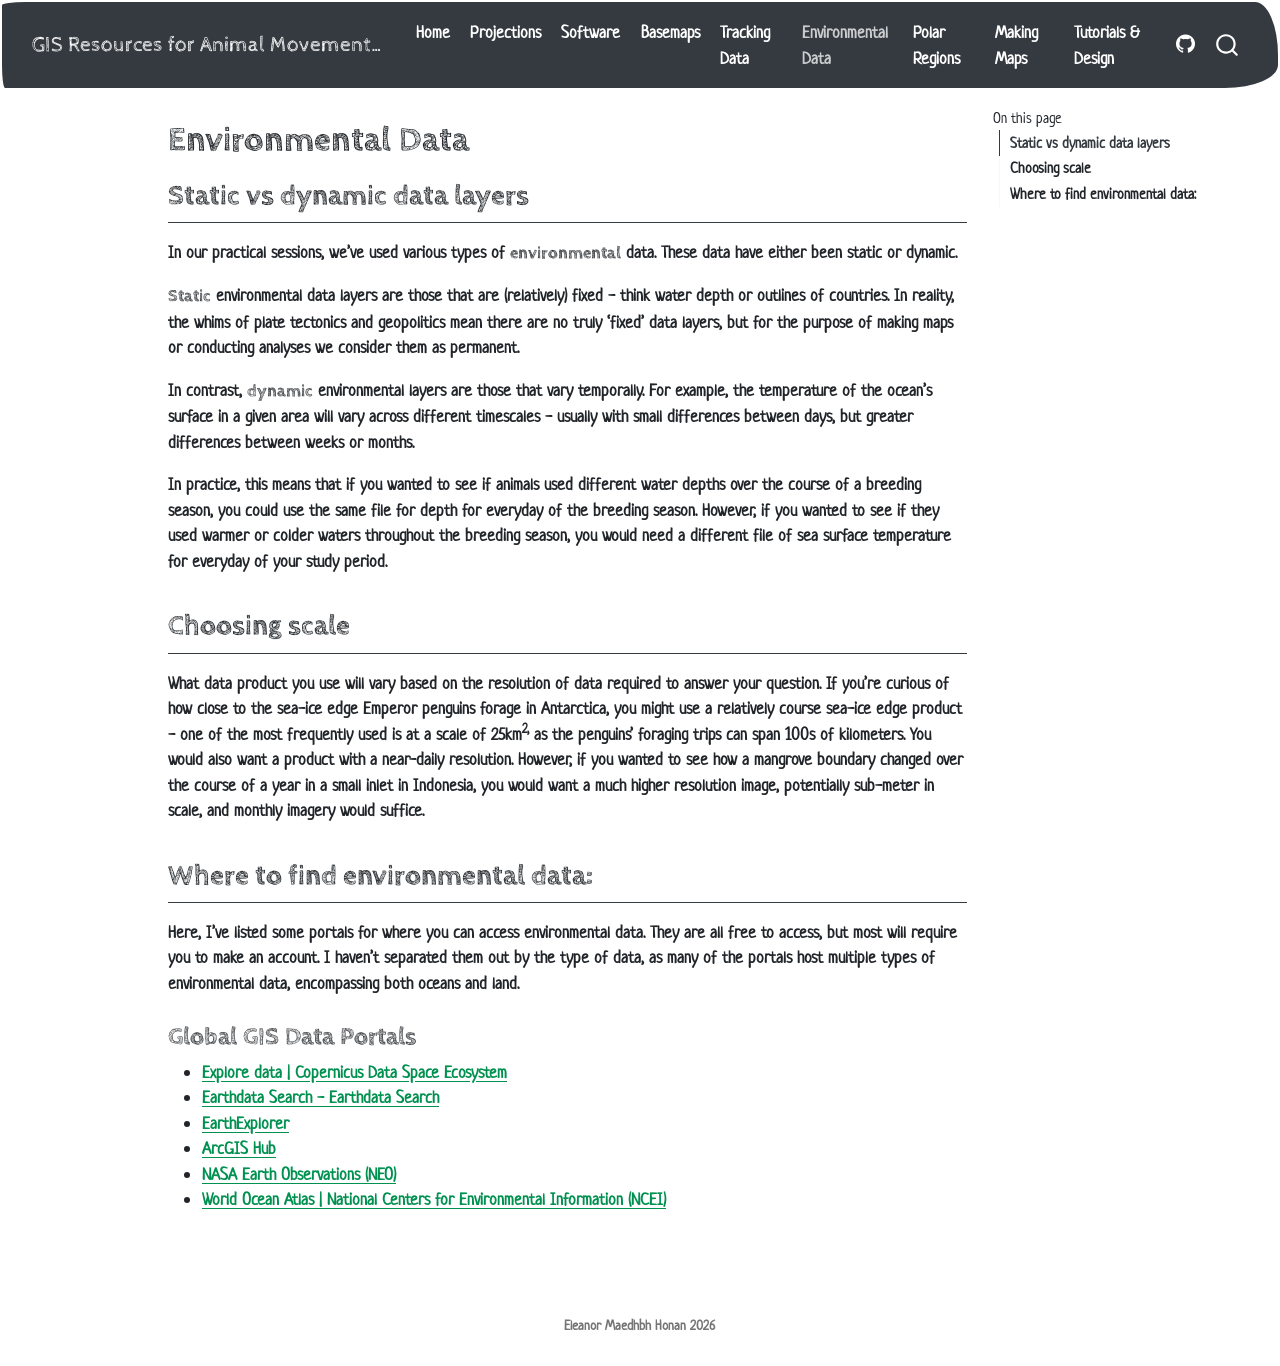
<file: docs/Environmental_Data.html>
<!DOCTYPE html>
<html xmlns="http://www.w3.org/1999/xhtml" lang="en" xml:lang="en"><head>

<meta charset="utf-8">
<meta name="generator" content="quarto-1.7.32">

<meta name="viewport" content="width=device-width, initial-scale=1.0, user-scalable=yes">


<title>Environmental Data – GIS Resources for Animal Movement Studies</title>
<style>
code{white-space: pre-wrap;}
span.smallcaps{font-variant: small-caps;}
div.columns{display: flex; gap: min(4vw, 1.5em);}
div.column{flex: auto; overflow-x: auto;}
div.hanging-indent{margin-left: 1.5em; text-indent: -1.5em;}
ul.task-list{list-style: none;}
ul.task-list li input[type="checkbox"] {
  width: 0.8em;
  margin: 0 0.8em 0.2em -1em; /* quarto-specific, see https://github.com/quarto-dev/quarto-cli/issues/4556 */ 
  vertical-align: middle;
}
</style>


<script src="site_libs/quarto-nav/quarto-nav.js"></script>
<script src="site_libs/quarto-nav/headroom.min.js"></script>
<script src="site_libs/clipboard/clipboard.min.js"></script>
<script src="site_libs/quarto-search/autocomplete.umd.js"></script>
<script src="site_libs/quarto-search/fuse.min.js"></script>
<script src="site_libs/quarto-search/quarto-search.js"></script>
<meta name="quarto:offset" content="./">
<script src="site_libs/quarto-html/quarto.js" type="module"></script>
<script src="site_libs/quarto-html/tabsets/tabsets.js" type="module"></script>
<script src="site_libs/quarto-html/popper.min.js"></script>
<script src="site_libs/quarto-html/tippy.umd.min.js"></script>
<script src="site_libs/quarto-html/anchor.min.js"></script>
<link href="site_libs/quarto-html/tippy.css" rel="stylesheet">
<link href="site_libs/quarto-html/quarto-syntax-highlighting-37eea08aefeeee20ff55810ff984fec1.css" rel="stylesheet" id="quarto-text-highlighting-styles">
<script src="site_libs/bootstrap/bootstrap.min.js"></script>
<link href="site_libs/bootstrap/bootstrap-icons.css" rel="stylesheet">
<link href="site_libs/bootstrap/bootstrap-3a45a57bee8facab7f226ec286ff867e.min.css" rel="stylesheet" append-hash="true" id="quarto-bootstrap" data-mode="light">
<script id="quarto-search-options" type="application/json">{
  "location": "navbar",
  "copy-button": false,
  "collapse-after": 3,
  "panel-placement": "end",
  "type": "overlay",
  "limit": 50,
  "keyboard-shortcut": [
    "f",
    "/",
    "s"
  ],
  "show-item-context": false,
  "language": {
    "search-no-results-text": "No results",
    "search-matching-documents-text": "matching documents",
    "search-copy-link-title": "Copy link to search",
    "search-hide-matches-text": "Hide additional matches",
    "search-more-match-text": "more match in this document",
    "search-more-matches-text": "more matches in this document",
    "search-clear-button-title": "Clear",
    "search-text-placeholder": "",
    "search-detached-cancel-button-title": "Cancel",
    "search-submit-button-title": "Submit",
    "search-label": "Search"
  }
}</script>


</head>

<body class="nav-fixed quarto-light">

<div id="quarto-search-results"></div>
  <header id="quarto-header" class="headroom fixed-top">
    <nav class="navbar navbar-expand-lg " data-bs-theme="dark">
      <div class="navbar-container container-fluid">
      <div class="navbar-brand-container mx-auto">
    <a class="navbar-brand" href="./index.html">
    <span class="navbar-title">GIS Resources for Animal Movement Studies</span>
    </a>
  </div>
            <div id="quarto-search" class="" title="Search"></div>
          <button class="navbar-toggler" type="button" data-bs-toggle="collapse" data-bs-target="#navbarCollapse" aria-controls="navbarCollapse" role="menu" aria-expanded="false" aria-label="Toggle navigation" onclick="if (window.quartoToggleHeadroom) { window.quartoToggleHeadroom(); }">
  <span class="navbar-toggler-icon"></span>
</button>
          <div class="collapse navbar-collapse" id="navbarCollapse">
            <ul class="navbar-nav navbar-nav-scroll me-auto">
  <li class="nav-item">
    <a class="nav-link" href="./index.html"> 
<span class="menu-text">Home</span></a>
  </li>  
  <li class="nav-item">
    <a class="nav-link" href="./Projections.html"> 
<span class="menu-text">Projections</span></a>
  </li>  
  <li class="nav-item">
    <a class="nav-link" href="./Software.html"> 
<span class="menu-text">Software</span></a>
  </li>  
  <li class="nav-item">
    <a class="nav-link" href="./Basemaps.html"> 
<span class="menu-text">Basemaps</span></a>
  </li>  
  <li class="nav-item">
    <a class="nav-link" href="./Tracking_Data.html"> 
<span class="menu-text">Tracking Data</span></a>
  </li>  
  <li class="nav-item">
    <a class="nav-link active" href="./Environmental_Data.html" aria-current="page"> 
<span class="menu-text">Environmental Data</span></a>
  </li>  
  <li class="nav-item">
    <a class="nav-link" href="./Polar_Regions.html"> 
<span class="menu-text">Polar Regions</span></a>
  </li>  
  <li class="nav-item">
    <a class="nav-link" href="./Making_Maps.html"> 
<span class="menu-text">Making Maps</span></a>
  </li>  
  <li class="nav-item">
    <a class="nav-link" href="./Tutorials.html"> 
<span class="menu-text">Tutorials &amp; Design</span></a>
  </li>  
</ul>
            <ul class="navbar-nav navbar-nav-scroll ms-auto">
  <li class="nav-item compact">
    <a class="nav-link" href="https://github.com/E-Honan/GIS-Resources"> <i class="bi bi-github" role="img">
</i> 
<span class="menu-text"></span></a>
  </li>  
</ul>
          </div> <!-- /navcollapse -->
            <div class="quarto-navbar-tools">
</div>
      </div> <!-- /container-fluid -->
    </nav>
</header>
<!-- content -->
<div id="quarto-content" class="quarto-container page-columns page-rows-contents page-layout-article page-navbar">
<!-- sidebar -->
<!-- margin-sidebar -->
    <div id="quarto-margin-sidebar" class="sidebar margin-sidebar">
        <nav id="TOC" role="doc-toc" class="toc-active">
    <h2 id="toc-title">On this page</h2>
   
  <ul>
  <li><a href="#static-vs-dynamic-data-layers" id="toc-static-vs-dynamic-data-layers" class="nav-link active" data-scroll-target="#static-vs-dynamic-data-layers">Static vs dynamic data layers</a></li>
  <li><a href="#choosing-scale" id="toc-choosing-scale" class="nav-link" data-scroll-target="#choosing-scale">Choosing scale</a></li>
  <li><a href="#where-to-find-environmental-data" id="toc-where-to-find-environmental-data" class="nav-link" data-scroll-target="#where-to-find-environmental-data">Where to find environmental data:</a>
  <ul class="collapse">
  <li><a href="#global-gis-data-portals" id="toc-global-gis-data-portals" class="nav-link" data-scroll-target="#global-gis-data-portals">Global GIS Data Portals</a></li>
  </ul></li>
  </ul>
</nav>
    </div>
<!-- main -->
<main class="content" id="quarto-document-content">

<header id="title-block-header" class="quarto-title-block default">
<div class="quarto-title">
<h1 class="title">Environmental Data</h1>
</div>



<div class="quarto-title-meta">

    
  
    
  </div>
  


</header>


<section id="static-vs-dynamic-data-layers" class="level2">
<h2 class="anchored" data-anchor-id="static-vs-dynamic-data-layers">Static vs dynamic data layers</h2>
<p>In our practical sessions, we’ve used various types of <strong>environmental</strong> data. These data have either been static or dynamic.</p>
<p><strong>Static</strong> environmental data layers are those that are (relatively) fixed - think water depth or outlines of countries. In reality, the whims of plate tectonics and geopolitics mean there are no truly ‘fixed’ data layers, but for the purpose of making maps or conducting analyses we consider them as permanent.</p>
<p>In contrast, <strong>dynamic</strong> environmental layers are those that vary temporally. For example, the temperature of the ocean’s surface in a given area will vary across different timescales - usually with small differences between days, but greater differences between weeks or months.</p>
<p>In practice, this means that if you wanted to see if animals used different water depths over the course of a breeding season, you could use the same file for depth for everyday of the breeding season. However, if you wanted to see if they used warmer or colder waters throughout the breeding season, you would need a different file of sea surface temperature for everyday of your study period.</p>
</section>
<section id="choosing-scale" class="level2">
<h2 class="anchored" data-anchor-id="choosing-scale">Choosing scale</h2>
<p>What data product you use will vary based on the resolution of data required to answer your question. If you’re curious of how close to the sea-ice edge Emperor penguins forage in Antarctica, you might use a relatively course sea-ice edge product - one of the most frequently used is at a scale of 25km<sup>2,</sup> as the penguins’ foraging trips can span 100s of kilometers. You would also want a product with a near-daily resolution. However, if you wanted to see how a mangrove boundary changed over the course of a year in a small inlet in Indonesia, you would want a much higher resolution image, potentially sub-meter in scale, and monthly imagery would suffice.</p>
</section>
<section id="where-to-find-environmental-data" class="level2">
<h2 class="anchored" data-anchor-id="where-to-find-environmental-data">Where to find environmental data:</h2>
<p>Here, I’ve listed some portals for where you can access environmental data. They are all free to access, but most will require you to make an account. I haven’t separated them out by the type of data, as many of the portals host multiple types of environmental data, encompassing both oceans and land.</p>
<section id="global-gis-data-portals" class="level3">
<h3 class="anchored" data-anchor-id="global-gis-data-portals">Global GIS Data Portals</h3>
<ul>
<li><a href="https://dataspace.copernicus.eu/explore-data">Explore data | Copernicus Data Space Ecosystem</a></li>
<li><a href="https://search.earthdata.nasa.gov/">Earthdata Search - Earthdata Search</a></li>
<li><a href="https://earthexplorer.usgs.gov/">EarthExplorer</a></li>
<li><a href="https://hub.arcgis.com/search">ArcGIS Hub</a></li>
<li><a href="https://neo.gsfc.nasa.gov/">NASA Earth Observations (NEO)</a></li>
<li><a href="https://www.ncei.noaa.gov/products/world-ocean-atlas">World Ocean Atlas | National Centers for Environmental Information (NCEI)</a></li>
</ul>


</section>
</section>

</main> <!-- /main -->
<script id="quarto-html-after-body" type="application/javascript">
  window.document.addEventListener("DOMContentLoaded", function (event) {
    const icon = "";
    const anchorJS = new window.AnchorJS();
    anchorJS.options = {
      placement: 'right',
      icon: icon
    };
    anchorJS.add('.anchored');
    const isCodeAnnotation = (el) => {
      for (const clz of el.classList) {
        if (clz.startsWith('code-annotation-')) {                     
          return true;
        }
      }
      return false;
    }
    const onCopySuccess = function(e) {
      // button target
      const button = e.trigger;
      // don't keep focus
      button.blur();
      // flash "checked"
      button.classList.add('code-copy-button-checked');
      var currentTitle = button.getAttribute("title");
      button.setAttribute("title", "Copied!");
      let tooltip;
      if (window.bootstrap) {
        button.setAttribute("data-bs-toggle", "tooltip");
        button.setAttribute("data-bs-placement", "left");
        button.setAttribute("data-bs-title", "Copied!");
        tooltip = new bootstrap.Tooltip(button, 
          { trigger: "manual", 
            customClass: "code-copy-button-tooltip",
            offset: [0, -8]});
        tooltip.show();    
      }
      setTimeout(function() {
        if (tooltip) {
          tooltip.hide();
          button.removeAttribute("data-bs-title");
          button.removeAttribute("data-bs-toggle");
          button.removeAttribute("data-bs-placement");
        }
        button.setAttribute("title", currentTitle);
        button.classList.remove('code-copy-button-checked');
      }, 1000);
      // clear code selection
      e.clearSelection();
    }
    const getTextToCopy = function(trigger) {
        const codeEl = trigger.previousElementSibling.cloneNode(true);
        for (const childEl of codeEl.children) {
          if (isCodeAnnotation(childEl)) {
            childEl.remove();
          }
        }
        return codeEl.innerText;
    }
    const clipboard = new window.ClipboardJS('.code-copy-button:not([data-in-quarto-modal])', {
      text: getTextToCopy
    });
    clipboard.on('success', onCopySuccess);
    if (window.document.getElementById('quarto-embedded-source-code-modal')) {
      const clipboardModal = new window.ClipboardJS('.code-copy-button[data-in-quarto-modal]', {
        text: getTextToCopy,
        container: window.document.getElementById('quarto-embedded-source-code-modal')
      });
      clipboardModal.on('success', onCopySuccess);
    }
      var localhostRegex = new RegExp(/^(?:http|https):\/\/localhost\:?[0-9]*\//);
      var mailtoRegex = new RegExp(/^mailto:/);
        var filterRegex = new RegExp('/' + window.location.host + '/');
      var isInternal = (href) => {
          return filterRegex.test(href) || localhostRegex.test(href) || mailtoRegex.test(href);
      }
      // Inspect non-navigation links and adorn them if external
     var links = window.document.querySelectorAll('a[href]:not(.nav-link):not(.navbar-brand):not(.toc-action):not(.sidebar-link):not(.sidebar-item-toggle):not(.pagination-link):not(.no-external):not([aria-hidden]):not(.dropdown-item):not(.quarto-navigation-tool):not(.about-link)');
      for (var i=0; i<links.length; i++) {
        const link = links[i];
        if (!isInternal(link.href)) {
          // undo the damage that might have been done by quarto-nav.js in the case of
          // links that we want to consider external
          if (link.dataset.originalHref !== undefined) {
            link.href = link.dataset.originalHref;
          }
        }
      }
    function tippyHover(el, contentFn, onTriggerFn, onUntriggerFn) {
      const config = {
        allowHTML: true,
        maxWidth: 500,
        delay: 100,
        arrow: false,
        appendTo: function(el) {
            return el.parentElement;
        },
        interactive: true,
        interactiveBorder: 10,
        theme: 'quarto',
        placement: 'bottom-start',
      };
      if (contentFn) {
        config.content = contentFn;
      }
      if (onTriggerFn) {
        config.onTrigger = onTriggerFn;
      }
      if (onUntriggerFn) {
        config.onUntrigger = onUntriggerFn;
      }
      window.tippy(el, config); 
    }
    const noterefs = window.document.querySelectorAll('a[role="doc-noteref"]');
    for (var i=0; i<noterefs.length; i++) {
      const ref = noterefs[i];
      tippyHover(ref, function() {
        // use id or data attribute instead here
        let href = ref.getAttribute('data-footnote-href') || ref.getAttribute('href');
        try { href = new URL(href).hash; } catch {}
        const id = href.replace(/^#\/?/, "");
        const note = window.document.getElementById(id);
        if (note) {
          return note.innerHTML;
        } else {
          return "";
        }
      });
    }
    const xrefs = window.document.querySelectorAll('a.quarto-xref');
    const processXRef = (id, note) => {
      // Strip column container classes
      const stripColumnClz = (el) => {
        el.classList.remove("page-full", "page-columns");
        if (el.children) {
          for (const child of el.children) {
            stripColumnClz(child);
          }
        }
      }
      stripColumnClz(note)
      if (id === null || id.startsWith('sec-')) {
        // Special case sections, only their first couple elements
        const container = document.createElement("div");
        if (note.children && note.children.length > 2) {
          container.appendChild(note.children[0].cloneNode(true));
          for (let i = 1; i < note.children.length; i++) {
            const child = note.children[i];
            if (child.tagName === "P" && child.innerText === "") {
              continue;
            } else {
              container.appendChild(child.cloneNode(true));
              break;
            }
          }
          if (window.Quarto?.typesetMath) {
            window.Quarto.typesetMath(container);
          }
          return container.innerHTML
        } else {
          if (window.Quarto?.typesetMath) {
            window.Quarto.typesetMath(note);
          }
          return note.innerHTML;
        }
      } else {
        // Remove any anchor links if they are present
        const anchorLink = note.querySelector('a.anchorjs-link');
        if (anchorLink) {
          anchorLink.remove();
        }
        if (window.Quarto?.typesetMath) {
          window.Quarto.typesetMath(note);
        }
        if (note.classList.contains("callout")) {
          return note.outerHTML;
        } else {
          return note.innerHTML;
        }
      }
    }
    for (var i=0; i<xrefs.length; i++) {
      const xref = xrefs[i];
      tippyHover(xref, undefined, function(instance) {
        instance.disable();
        let url = xref.getAttribute('href');
        let hash = undefined; 
        if (url.startsWith('#')) {
          hash = url;
        } else {
          try { hash = new URL(url).hash; } catch {}
        }
        if (hash) {
          const id = hash.replace(/^#\/?/, "");
          const note = window.document.getElementById(id);
          if (note !== null) {
            try {
              const html = processXRef(id, note.cloneNode(true));
              instance.setContent(html);
            } finally {
              instance.enable();
              instance.show();
            }
          } else {
            // See if we can fetch this
            fetch(url.split('#')[0])
            .then(res => res.text())
            .then(html => {
              const parser = new DOMParser();
              const htmlDoc = parser.parseFromString(html, "text/html");
              const note = htmlDoc.getElementById(id);
              if (note !== null) {
                const html = processXRef(id, note);
                instance.setContent(html);
              } 
            }).finally(() => {
              instance.enable();
              instance.show();
            });
          }
        } else {
          // See if we can fetch a full url (with no hash to target)
          // This is a special case and we should probably do some content thinning / targeting
          fetch(url)
          .then(res => res.text())
          .then(html => {
            const parser = new DOMParser();
            const htmlDoc = parser.parseFromString(html, "text/html");
            const note = htmlDoc.querySelector('main.content');
            if (note !== null) {
              // This should only happen for chapter cross references
              // (since there is no id in the URL)
              // remove the first header
              if (note.children.length > 0 && note.children[0].tagName === "HEADER") {
                note.children[0].remove();
              }
              const html = processXRef(null, note);
              instance.setContent(html);
            } 
          }).finally(() => {
            instance.enable();
            instance.show();
          });
        }
      }, function(instance) {
      });
    }
        let selectedAnnoteEl;
        const selectorForAnnotation = ( cell, annotation) => {
          let cellAttr = 'data-code-cell="' + cell + '"';
          let lineAttr = 'data-code-annotation="' +  annotation + '"';
          const selector = 'span[' + cellAttr + '][' + lineAttr + ']';
          return selector;
        }
        const selectCodeLines = (annoteEl) => {
          const doc = window.document;
          const targetCell = annoteEl.getAttribute("data-target-cell");
          const targetAnnotation = annoteEl.getAttribute("data-target-annotation");
          const annoteSpan = window.document.querySelector(selectorForAnnotation(targetCell, targetAnnotation));
          const lines = annoteSpan.getAttribute("data-code-lines").split(",");
          const lineIds = lines.map((line) => {
            return targetCell + "-" + line;
          })
          let top = null;
          let height = null;
          let parent = null;
          if (lineIds.length > 0) {
              //compute the position of the single el (top and bottom and make a div)
              const el = window.document.getElementById(lineIds[0]);
              top = el.offsetTop;
              height = el.offsetHeight;
              parent = el.parentElement.parentElement;
            if (lineIds.length > 1) {
              const lastEl = window.document.getElementById(lineIds[lineIds.length - 1]);
              const bottom = lastEl.offsetTop + lastEl.offsetHeight;
              height = bottom - top;
            }
            if (top !== null && height !== null && parent !== null) {
              // cook up a div (if necessary) and position it 
              let div = window.document.getElementById("code-annotation-line-highlight");
              if (div === null) {
                div = window.document.createElement("div");
                div.setAttribute("id", "code-annotation-line-highlight");
                div.style.position = 'absolute';
                parent.appendChild(div);
              }
              div.style.top = top - 2 + "px";
              div.style.height = height + 4 + "px";
              div.style.left = 0;
              let gutterDiv = window.document.getElementById("code-annotation-line-highlight-gutter");
              if (gutterDiv === null) {
                gutterDiv = window.document.createElement("div");
                gutterDiv.setAttribute("id", "code-annotation-line-highlight-gutter");
                gutterDiv.style.position = 'absolute';
                const codeCell = window.document.getElementById(targetCell);
                const gutter = codeCell.querySelector('.code-annotation-gutter');
                gutter.appendChild(gutterDiv);
              }
              gutterDiv.style.top = top - 2 + "px";
              gutterDiv.style.height = height + 4 + "px";
            }
            selectedAnnoteEl = annoteEl;
          }
        };
        const unselectCodeLines = () => {
          const elementsIds = ["code-annotation-line-highlight", "code-annotation-line-highlight-gutter"];
          elementsIds.forEach((elId) => {
            const div = window.document.getElementById(elId);
            if (div) {
              div.remove();
            }
          });
          selectedAnnoteEl = undefined;
        };
          // Handle positioning of the toggle
      window.addEventListener(
        "resize",
        throttle(() => {
          elRect = undefined;
          if (selectedAnnoteEl) {
            selectCodeLines(selectedAnnoteEl);
          }
        }, 10)
      );
      function throttle(fn, ms) {
      let throttle = false;
      let timer;
        return (...args) => {
          if(!throttle) { // first call gets through
              fn.apply(this, args);
              throttle = true;
          } else { // all the others get throttled
              if(timer) clearTimeout(timer); // cancel #2
              timer = setTimeout(() => {
                fn.apply(this, args);
                timer = throttle = false;
              }, ms);
          }
        };
      }
        // Attach click handler to the DT
        const annoteDls = window.document.querySelectorAll('dt[data-target-cell]');
        for (const annoteDlNode of annoteDls) {
          annoteDlNode.addEventListener('click', (event) => {
            const clickedEl = event.target;
            if (clickedEl !== selectedAnnoteEl) {
              unselectCodeLines();
              const activeEl = window.document.querySelector('dt[data-target-cell].code-annotation-active');
              if (activeEl) {
                activeEl.classList.remove('code-annotation-active');
              }
              selectCodeLines(clickedEl);
              clickedEl.classList.add('code-annotation-active');
            } else {
              // Unselect the line
              unselectCodeLines();
              clickedEl.classList.remove('code-annotation-active');
            }
          });
        }
    const findCites = (el) => {
      const parentEl = el.parentElement;
      if (parentEl) {
        const cites = parentEl.dataset.cites;
        if (cites) {
          return {
            el,
            cites: cites.split(' ')
          };
        } else {
          return findCites(el.parentElement)
        }
      } else {
        return undefined;
      }
    };
    var bibliorefs = window.document.querySelectorAll('a[role="doc-biblioref"]');
    for (var i=0; i<bibliorefs.length; i++) {
      const ref = bibliorefs[i];
      const citeInfo = findCites(ref);
      if (citeInfo) {
        tippyHover(citeInfo.el, function() {
          var popup = window.document.createElement('div');
          citeInfo.cites.forEach(function(cite) {
            var citeDiv = window.document.createElement('div');
            citeDiv.classList.add('hanging-indent');
            citeDiv.classList.add('csl-entry');
            var biblioDiv = window.document.getElementById('ref-' + cite);
            if (biblioDiv) {
              citeDiv.innerHTML = biblioDiv.innerHTML;
            }
            popup.appendChild(citeDiv);
          });
          return popup.innerHTML;
        });
      }
    }
  });
  </script>
</div> <!-- /content -->
<footer class="footer">
  <div class="nav-footer">
    <div class="nav-footer-left">
      &nbsp;
    </div>   
    <div class="nav-footer-center">
<p>Eleanor Maedhbh Honan 2026</p>
</div>
    <div class="nav-footer-right">
      &nbsp;
    </div>
  </div>
</footer>




</body></html>
</file>
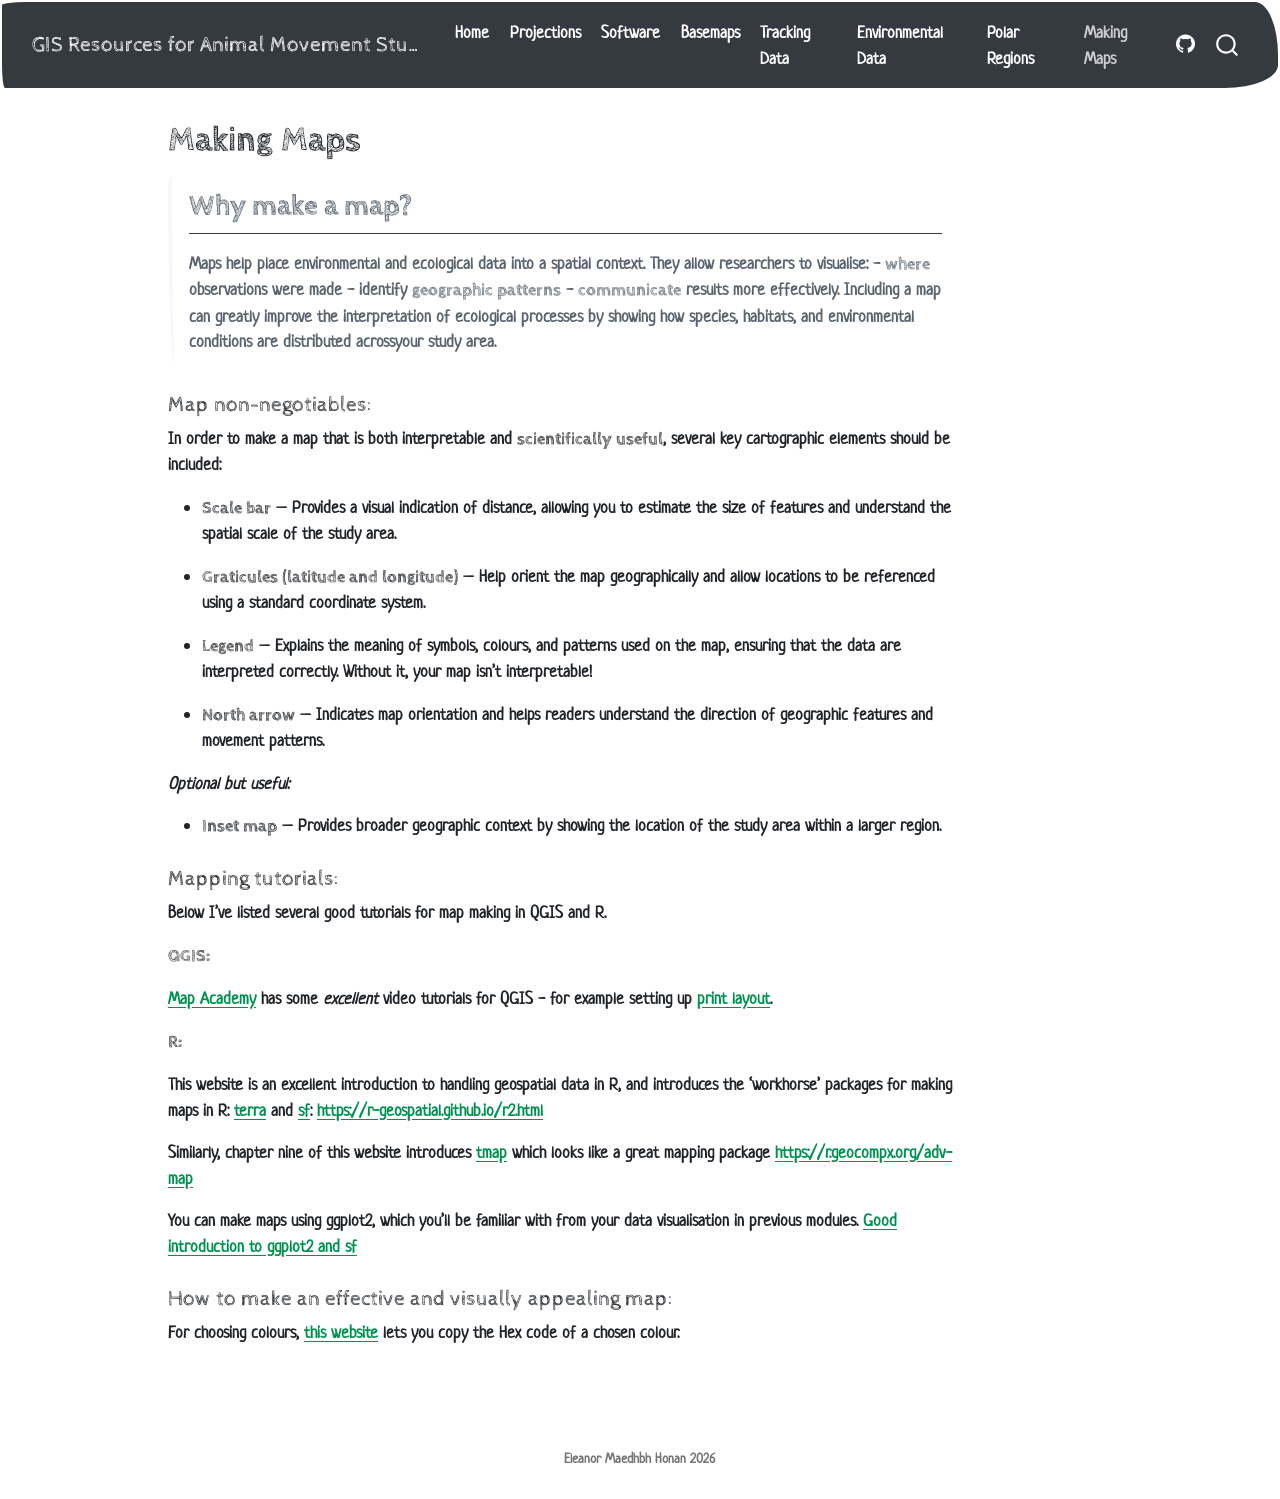
<file: docs/Making_Maps.html>
<!DOCTYPE html>
<html xmlns="http://www.w3.org/1999/xhtml" lang="en" xml:lang="en"><head>

<meta charset="utf-8">
<meta name="generator" content="quarto-1.7.32">

<meta name="viewport" content="width=device-width, initial-scale=1.0, user-scalable=yes">


<title>Making Maps – GIS Resources for Animal Movement Studies</title>
<style>
code{white-space: pre-wrap;}
span.smallcaps{font-variant: small-caps;}
div.columns{display: flex; gap: min(4vw, 1.5em);}
div.column{flex: auto; overflow-x: auto;}
div.hanging-indent{margin-left: 1.5em; text-indent: -1.5em;}
ul.task-list{list-style: none;}
ul.task-list li input[type="checkbox"] {
  width: 0.8em;
  margin: 0 0.8em 0.2em -1em; /* quarto-specific, see https://github.com/quarto-dev/quarto-cli/issues/4556 */ 
  vertical-align: middle;
}
</style>


<script src="site_libs/quarto-nav/quarto-nav.js"></script>
<script src="site_libs/quarto-nav/headroom.min.js"></script>
<script src="site_libs/clipboard/clipboard.min.js"></script>
<script src="site_libs/quarto-search/autocomplete.umd.js"></script>
<script src="site_libs/quarto-search/fuse.min.js"></script>
<script src="site_libs/quarto-search/quarto-search.js"></script>
<meta name="quarto:offset" content="./">
<script src="site_libs/quarto-html/quarto.js" type="module"></script>
<script src="site_libs/quarto-html/tabsets/tabsets.js" type="module"></script>
<script src="site_libs/quarto-html/popper.min.js"></script>
<script src="site_libs/quarto-html/tippy.umd.min.js"></script>
<script src="site_libs/quarto-html/anchor.min.js"></script>
<link href="site_libs/quarto-html/tippy.css" rel="stylesheet">
<link href="site_libs/quarto-html/quarto-syntax-highlighting-37eea08aefeeee20ff55810ff984fec1.css" rel="stylesheet" id="quarto-text-highlighting-styles">
<script src="site_libs/bootstrap/bootstrap.min.js"></script>
<link href="site_libs/bootstrap/bootstrap-icons.css" rel="stylesheet">
<link href="site_libs/bootstrap/bootstrap-3a45a57bee8facab7f226ec286ff867e.min.css" rel="stylesheet" append-hash="true" id="quarto-bootstrap" data-mode="light">
<script id="quarto-search-options" type="application/json">{
  "location": "navbar",
  "copy-button": false,
  "collapse-after": 3,
  "panel-placement": "end",
  "type": "overlay",
  "limit": 50,
  "keyboard-shortcut": [
    "f",
    "/",
    "s"
  ],
  "show-item-context": false,
  "language": {
    "search-no-results-text": "No results",
    "search-matching-documents-text": "matching documents",
    "search-copy-link-title": "Copy link to search",
    "search-hide-matches-text": "Hide additional matches",
    "search-more-match-text": "more match in this document",
    "search-more-matches-text": "more matches in this document",
    "search-clear-button-title": "Clear",
    "search-text-placeholder": "",
    "search-detached-cancel-button-title": "Cancel",
    "search-submit-button-title": "Submit",
    "search-label": "Search"
  }
}</script>


</head>

<body class="nav-fixed quarto-light">

<div id="quarto-search-results"></div>
  <header id="quarto-header" class="headroom fixed-top">
    <nav class="navbar navbar-expand-lg " data-bs-theme="dark">
      <div class="navbar-container container-fluid">
      <div class="navbar-brand-container mx-auto">
    <a class="navbar-brand" href="./index.html">
    <span class="navbar-title">GIS Resources for Animal Movement Studies</span>
    </a>
  </div>
            <div id="quarto-search" class="" title="Search"></div>
          <button class="navbar-toggler" type="button" data-bs-toggle="collapse" data-bs-target="#navbarCollapse" aria-controls="navbarCollapse" role="menu" aria-expanded="false" aria-label="Toggle navigation" onclick="if (window.quartoToggleHeadroom) { window.quartoToggleHeadroom(); }">
  <span class="navbar-toggler-icon"></span>
</button>
          <div class="collapse navbar-collapse" id="navbarCollapse">
            <ul class="navbar-nav navbar-nav-scroll me-auto">
  <li class="nav-item">
    <a class="nav-link" href="./index.html"> 
<span class="menu-text">Home</span></a>
  </li>  
  <li class="nav-item">
    <a class="nav-link" href="./Projections.html"> 
<span class="menu-text">Projections</span></a>
  </li>  
  <li class="nav-item">
    <a class="nav-link" href="./Software.html"> 
<span class="menu-text">Software</span></a>
  </li>  
  <li class="nav-item">
    <a class="nav-link" href="./Basemaps.html"> 
<span class="menu-text">Basemaps</span></a>
  </li>  
  <li class="nav-item">
    <a class="nav-link" href="./Tracking_Data.html"> 
<span class="menu-text">Tracking Data</span></a>
  </li>  
  <li class="nav-item">
    <a class="nav-link" href="./Environmental_Data.html"> 
<span class="menu-text">Environmental Data</span></a>
  </li>  
  <li class="nav-item">
    <a class="nav-link" href="./Polar_Regions.html"> 
<span class="menu-text">Polar Regions</span></a>
  </li>  
  <li class="nav-item">
    <a class="nav-link active" href="./Making_Maps.html" aria-current="page"> 
<span class="menu-text">Making Maps</span></a>
  </li>  
</ul>
            <ul class="navbar-nav navbar-nav-scroll ms-auto">
  <li class="nav-item compact">
    <a class="nav-link" href="https://github.com/E-Honan"> <i class="bi bi-github" role="img">
</i> 
<span class="menu-text"></span></a>
  </li>  
</ul>
          </div> <!-- /navcollapse -->
            <div class="quarto-navbar-tools">
</div>
      </div> <!-- /container-fluid -->
    </nav>
</header>
<!-- content -->
<div id="quarto-content" class="quarto-container page-columns page-rows-contents page-layout-article page-navbar">
<!-- sidebar -->
<!-- margin-sidebar -->
    <div id="quarto-margin-sidebar" class="sidebar margin-sidebar zindex-bottom">
        
    </div>
<!-- main -->
<main class="content" id="quarto-document-content">

<header id="title-block-header" class="quarto-title-block default">
<div class="quarto-title">
<h1 class="title">Making Maps</h1>
</div>



<div class="quarto-title-meta">

    
  
    
  </div>
  


</header>


<blockquote class="blockquote">
<h2 id="why-make-a-map" class="anchored">Why make a map?</h2>
<p>Maps help place environmental and ecological data into a spatial context. They allow researchers to visualise: - <strong>where</strong> observations were made - identify <strong>geographic patterns</strong> - <strong>communicate</strong> results more effectively. Including a map can greatly improve the interpretation of ecological processes by showing how species, habitats, and environmental conditions are distributed acrossyour study area.</p>
</blockquote>
<section id="map-non-negotiables" class="level4">
<h4 class="anchored" data-anchor-id="map-non-negotiables">Map non-negotiables:</h4>
<p>In order to make a map that is both interpretable and <strong>scientifically useful</strong>, several key cartographic elements should be included:</p>
<ul>
<li><p><strong>Scale bar</strong> – Provides a visual indication of distance, allowing you to estimate the size of features and understand the spatial scale of the study area.</p></li>
<li><p><strong>Graticules (latitude and longitude)</strong> – Help orient the map geographically and allow locations to be referenced using a standard coordinate system.</p></li>
<li><p><strong>Legend</strong> – Explains the meaning of symbols, colours, and patterns used on the map, ensuring that the data are interpreted correctly. Without it, your map isn’t interpretable!</p></li>
<li><p><strong>North arrow</strong> – Indicates map orientation and helps readers understand the direction of geographic features and movement patterns.</p></li>
</ul>
<p><em>Optional but useful:</em></p>
<ul>
<li><strong>Inset map</strong> – Provides broader geographic context by showing the location of the study area within a larger region.</li>
</ul>
</section>
<section id="mapping-tutorials" class="level4">
<h4 class="anchored" data-anchor-id="mapping-tutorials">Mapping tutorials:</h4>
<p>Below I’ve listed several good tutorials for map making in QGIS and R.</p>
<p><strong>QGIS:</strong></p>
<p><a href="https://www.youtube.com/@automaticknowledge">Map Academy</a> has some <em>excellent</em> video tutorials for QGIS - for example setting up <a href="https://youtu.be/ojRrIZ0M8o4?si=UH-Or13CySDlbvsk">print layout</a>.</p>
<p><strong>R:</strong></p>
<p>This website is an excellent introduction to handling geospatial data in R, and introduces the ‘workhorse’ packages for making maps in R: <a href="https://rspatial.org/spatial/">terra</a> and <a href="https://r-spatial.github.io/sf/">sf</a>: <a href="https://r-geospatial.github.io/r2.html" class="uri">https://r-geospatial.github.io/r2.html</a></p>
<p>Similarly, chapter nine of this website introduces <a href="https://tmap.geocompx.org/save">tmap</a> which looks like a great mapping package <a href="https://r.geocompx.org/adv-map" class="uri">https://r.geocompx.org/adv-map</a></p>
<p>You can make maps using ggplot2, which you’ll be familiar with from your data visualisation in previous modules. <a href="https://r-spatial.org/r/2018/10/25/ggplot2-sf.html">Good introduction to ggplot2 and sf</a></p>
</section>
<section id="how-to-make-an-effective-and-visually-appealing-map" class="level4">
<h4 class="anchored" data-anchor-id="how-to-make-an-effective-and-visually-appealing-map">How to make an effective and visually appealing map:</h4>
<p>For choosing colours, <a href="https://htmlcolorcodes.com/">this website</a> lets you copy the Hex code of a chosen colour.</p>


</section>

</main> <!-- /main -->
<script id="quarto-html-after-body" type="application/javascript">
  window.document.addEventListener("DOMContentLoaded", function (event) {
    const icon = "";
    const anchorJS = new window.AnchorJS();
    anchorJS.options = {
      placement: 'right',
      icon: icon
    };
    anchorJS.add('.anchored');
    const isCodeAnnotation = (el) => {
      for (const clz of el.classList) {
        if (clz.startsWith('code-annotation-')) {                     
          return true;
        }
      }
      return false;
    }
    const onCopySuccess = function(e) {
      // button target
      const button = e.trigger;
      // don't keep focus
      button.blur();
      // flash "checked"
      button.classList.add('code-copy-button-checked');
      var currentTitle = button.getAttribute("title");
      button.setAttribute("title", "Copied!");
      let tooltip;
      if (window.bootstrap) {
        button.setAttribute("data-bs-toggle", "tooltip");
        button.setAttribute("data-bs-placement", "left");
        button.setAttribute("data-bs-title", "Copied!");
        tooltip = new bootstrap.Tooltip(button, 
          { trigger: "manual", 
            customClass: "code-copy-button-tooltip",
            offset: [0, -8]});
        tooltip.show();    
      }
      setTimeout(function() {
        if (tooltip) {
          tooltip.hide();
          button.removeAttribute("data-bs-title");
          button.removeAttribute("data-bs-toggle");
          button.removeAttribute("data-bs-placement");
        }
        button.setAttribute("title", currentTitle);
        button.classList.remove('code-copy-button-checked');
      }, 1000);
      // clear code selection
      e.clearSelection();
    }
    const getTextToCopy = function(trigger) {
        const codeEl = trigger.previousElementSibling.cloneNode(true);
        for (const childEl of codeEl.children) {
          if (isCodeAnnotation(childEl)) {
            childEl.remove();
          }
        }
        return codeEl.innerText;
    }
    const clipboard = new window.ClipboardJS('.code-copy-button:not([data-in-quarto-modal])', {
      text: getTextToCopy
    });
    clipboard.on('success', onCopySuccess);
    if (window.document.getElementById('quarto-embedded-source-code-modal')) {
      const clipboardModal = new window.ClipboardJS('.code-copy-button[data-in-quarto-modal]', {
        text: getTextToCopy,
        container: window.document.getElementById('quarto-embedded-source-code-modal')
      });
      clipboardModal.on('success', onCopySuccess);
    }
      var localhostRegex = new RegExp(/^(?:http|https):\/\/localhost\:?[0-9]*\//);
      var mailtoRegex = new RegExp(/^mailto:/);
        var filterRegex = new RegExp('/' + window.location.host + '/');
      var isInternal = (href) => {
          return filterRegex.test(href) || localhostRegex.test(href) || mailtoRegex.test(href);
      }
      // Inspect non-navigation links and adorn them if external
     var links = window.document.querySelectorAll('a[href]:not(.nav-link):not(.navbar-brand):not(.toc-action):not(.sidebar-link):not(.sidebar-item-toggle):not(.pagination-link):not(.no-external):not([aria-hidden]):not(.dropdown-item):not(.quarto-navigation-tool):not(.about-link)');
      for (var i=0; i<links.length; i++) {
        const link = links[i];
        if (!isInternal(link.href)) {
          // undo the damage that might have been done by quarto-nav.js in the case of
          // links that we want to consider external
          if (link.dataset.originalHref !== undefined) {
            link.href = link.dataset.originalHref;
          }
        }
      }
    function tippyHover(el, contentFn, onTriggerFn, onUntriggerFn) {
      const config = {
        allowHTML: true,
        maxWidth: 500,
        delay: 100,
        arrow: false,
        appendTo: function(el) {
            return el.parentElement;
        },
        interactive: true,
        interactiveBorder: 10,
        theme: 'quarto',
        placement: 'bottom-start',
      };
      if (contentFn) {
        config.content = contentFn;
      }
      if (onTriggerFn) {
        config.onTrigger = onTriggerFn;
      }
      if (onUntriggerFn) {
        config.onUntrigger = onUntriggerFn;
      }
      window.tippy(el, config); 
    }
    const noterefs = window.document.querySelectorAll('a[role="doc-noteref"]');
    for (var i=0; i<noterefs.length; i++) {
      const ref = noterefs[i];
      tippyHover(ref, function() {
        // use id or data attribute instead here
        let href = ref.getAttribute('data-footnote-href') || ref.getAttribute('href');
        try { href = new URL(href).hash; } catch {}
        const id = href.replace(/^#\/?/, "");
        const note = window.document.getElementById(id);
        if (note) {
          return note.innerHTML;
        } else {
          return "";
        }
      });
    }
    const xrefs = window.document.querySelectorAll('a.quarto-xref');
    const processXRef = (id, note) => {
      // Strip column container classes
      const stripColumnClz = (el) => {
        el.classList.remove("page-full", "page-columns");
        if (el.children) {
          for (const child of el.children) {
            stripColumnClz(child);
          }
        }
      }
      stripColumnClz(note)
      if (id === null || id.startsWith('sec-')) {
        // Special case sections, only their first couple elements
        const container = document.createElement("div");
        if (note.children && note.children.length > 2) {
          container.appendChild(note.children[0].cloneNode(true));
          for (let i = 1; i < note.children.length; i++) {
            const child = note.children[i];
            if (child.tagName === "P" && child.innerText === "") {
              continue;
            } else {
              container.appendChild(child.cloneNode(true));
              break;
            }
          }
          if (window.Quarto?.typesetMath) {
            window.Quarto.typesetMath(container);
          }
          return container.innerHTML
        } else {
          if (window.Quarto?.typesetMath) {
            window.Quarto.typesetMath(note);
          }
          return note.innerHTML;
        }
      } else {
        // Remove any anchor links if they are present
        const anchorLink = note.querySelector('a.anchorjs-link');
        if (anchorLink) {
          anchorLink.remove();
        }
        if (window.Quarto?.typesetMath) {
          window.Quarto.typesetMath(note);
        }
        if (note.classList.contains("callout")) {
          return note.outerHTML;
        } else {
          return note.innerHTML;
        }
      }
    }
    for (var i=0; i<xrefs.length; i++) {
      const xref = xrefs[i];
      tippyHover(xref, undefined, function(instance) {
        instance.disable();
        let url = xref.getAttribute('href');
        let hash = undefined; 
        if (url.startsWith('#')) {
          hash = url;
        } else {
          try { hash = new URL(url).hash; } catch {}
        }
        if (hash) {
          const id = hash.replace(/^#\/?/, "");
          const note = window.document.getElementById(id);
          if (note !== null) {
            try {
              const html = processXRef(id, note.cloneNode(true));
              instance.setContent(html);
            } finally {
              instance.enable();
              instance.show();
            }
          } else {
            // See if we can fetch this
            fetch(url.split('#')[0])
            .then(res => res.text())
            .then(html => {
              const parser = new DOMParser();
              const htmlDoc = parser.parseFromString(html, "text/html");
              const note = htmlDoc.getElementById(id);
              if (note !== null) {
                const html = processXRef(id, note);
                instance.setContent(html);
              } 
            }).finally(() => {
              instance.enable();
              instance.show();
            });
          }
        } else {
          // See if we can fetch a full url (with no hash to target)
          // This is a special case and we should probably do some content thinning / targeting
          fetch(url)
          .then(res => res.text())
          .then(html => {
            const parser = new DOMParser();
            const htmlDoc = parser.parseFromString(html, "text/html");
            const note = htmlDoc.querySelector('main.content');
            if (note !== null) {
              // This should only happen for chapter cross references
              // (since there is no id in the URL)
              // remove the first header
              if (note.children.length > 0 && note.children[0].tagName === "HEADER") {
                note.children[0].remove();
              }
              const html = processXRef(null, note);
              instance.setContent(html);
            } 
          }).finally(() => {
            instance.enable();
            instance.show();
          });
        }
      }, function(instance) {
      });
    }
        let selectedAnnoteEl;
        const selectorForAnnotation = ( cell, annotation) => {
          let cellAttr = 'data-code-cell="' + cell + '"';
          let lineAttr = 'data-code-annotation="' +  annotation + '"';
          const selector = 'span[' + cellAttr + '][' + lineAttr + ']';
          return selector;
        }
        const selectCodeLines = (annoteEl) => {
          const doc = window.document;
          const targetCell = annoteEl.getAttribute("data-target-cell");
          const targetAnnotation = annoteEl.getAttribute("data-target-annotation");
          const annoteSpan = window.document.querySelector(selectorForAnnotation(targetCell, targetAnnotation));
          const lines = annoteSpan.getAttribute("data-code-lines").split(",");
          const lineIds = lines.map((line) => {
            return targetCell + "-" + line;
          })
          let top = null;
          let height = null;
          let parent = null;
          if (lineIds.length > 0) {
              //compute the position of the single el (top and bottom and make a div)
              const el = window.document.getElementById(lineIds[0]);
              top = el.offsetTop;
              height = el.offsetHeight;
              parent = el.parentElement.parentElement;
            if (lineIds.length > 1) {
              const lastEl = window.document.getElementById(lineIds[lineIds.length - 1]);
              const bottom = lastEl.offsetTop + lastEl.offsetHeight;
              height = bottom - top;
            }
            if (top !== null && height !== null && parent !== null) {
              // cook up a div (if necessary) and position it 
              let div = window.document.getElementById("code-annotation-line-highlight");
              if (div === null) {
                div = window.document.createElement("div");
                div.setAttribute("id", "code-annotation-line-highlight");
                div.style.position = 'absolute';
                parent.appendChild(div);
              }
              div.style.top = top - 2 + "px";
              div.style.height = height + 4 + "px";
              div.style.left = 0;
              let gutterDiv = window.document.getElementById("code-annotation-line-highlight-gutter");
              if (gutterDiv === null) {
                gutterDiv = window.document.createElement("div");
                gutterDiv.setAttribute("id", "code-annotation-line-highlight-gutter");
                gutterDiv.style.position = 'absolute';
                const codeCell = window.document.getElementById(targetCell);
                const gutter = codeCell.querySelector('.code-annotation-gutter');
                gutter.appendChild(gutterDiv);
              }
              gutterDiv.style.top = top - 2 + "px";
              gutterDiv.style.height = height + 4 + "px";
            }
            selectedAnnoteEl = annoteEl;
          }
        };
        const unselectCodeLines = () => {
          const elementsIds = ["code-annotation-line-highlight", "code-annotation-line-highlight-gutter"];
          elementsIds.forEach((elId) => {
            const div = window.document.getElementById(elId);
            if (div) {
              div.remove();
            }
          });
          selectedAnnoteEl = undefined;
        };
          // Handle positioning of the toggle
      window.addEventListener(
        "resize",
        throttle(() => {
          elRect = undefined;
          if (selectedAnnoteEl) {
            selectCodeLines(selectedAnnoteEl);
          }
        }, 10)
      );
      function throttle(fn, ms) {
      let throttle = false;
      let timer;
        return (...args) => {
          if(!throttle) { // first call gets through
              fn.apply(this, args);
              throttle = true;
          } else { // all the others get throttled
              if(timer) clearTimeout(timer); // cancel #2
              timer = setTimeout(() => {
                fn.apply(this, args);
                timer = throttle = false;
              }, ms);
          }
        };
      }
        // Attach click handler to the DT
        const annoteDls = window.document.querySelectorAll('dt[data-target-cell]');
        for (const annoteDlNode of annoteDls) {
          annoteDlNode.addEventListener('click', (event) => {
            const clickedEl = event.target;
            if (clickedEl !== selectedAnnoteEl) {
              unselectCodeLines();
              const activeEl = window.document.querySelector('dt[data-target-cell].code-annotation-active');
              if (activeEl) {
                activeEl.classList.remove('code-annotation-active');
              }
              selectCodeLines(clickedEl);
              clickedEl.classList.add('code-annotation-active');
            } else {
              // Unselect the line
              unselectCodeLines();
              clickedEl.classList.remove('code-annotation-active');
            }
          });
        }
    const findCites = (el) => {
      const parentEl = el.parentElement;
      if (parentEl) {
        const cites = parentEl.dataset.cites;
        if (cites) {
          return {
            el,
            cites: cites.split(' ')
          };
        } else {
          return findCites(el.parentElement)
        }
      } else {
        return undefined;
      }
    };
    var bibliorefs = window.document.querySelectorAll('a[role="doc-biblioref"]');
    for (var i=0; i<bibliorefs.length; i++) {
      const ref = bibliorefs[i];
      const citeInfo = findCites(ref);
      if (citeInfo) {
        tippyHover(citeInfo.el, function() {
          var popup = window.document.createElement('div');
          citeInfo.cites.forEach(function(cite) {
            var citeDiv = window.document.createElement('div');
            citeDiv.classList.add('hanging-indent');
            citeDiv.classList.add('csl-entry');
            var biblioDiv = window.document.getElementById('ref-' + cite);
            if (biblioDiv) {
              citeDiv.innerHTML = biblioDiv.innerHTML;
            }
            popup.appendChild(citeDiv);
          });
          return popup.innerHTML;
        });
      }
    }
  });
  </script>
</div> <!-- /content -->
<footer class="footer">
  <div class="nav-footer">
    <div class="nav-footer-left">
      &nbsp;
    </div>   
    <div class="nav-footer-center">
<p>Eleanor Maedhbh Honan 2026</p>
</div>
    <div class="nav-footer-right">
      &nbsp;
    </div>
  </div>
</footer>




</body></html>
</file>
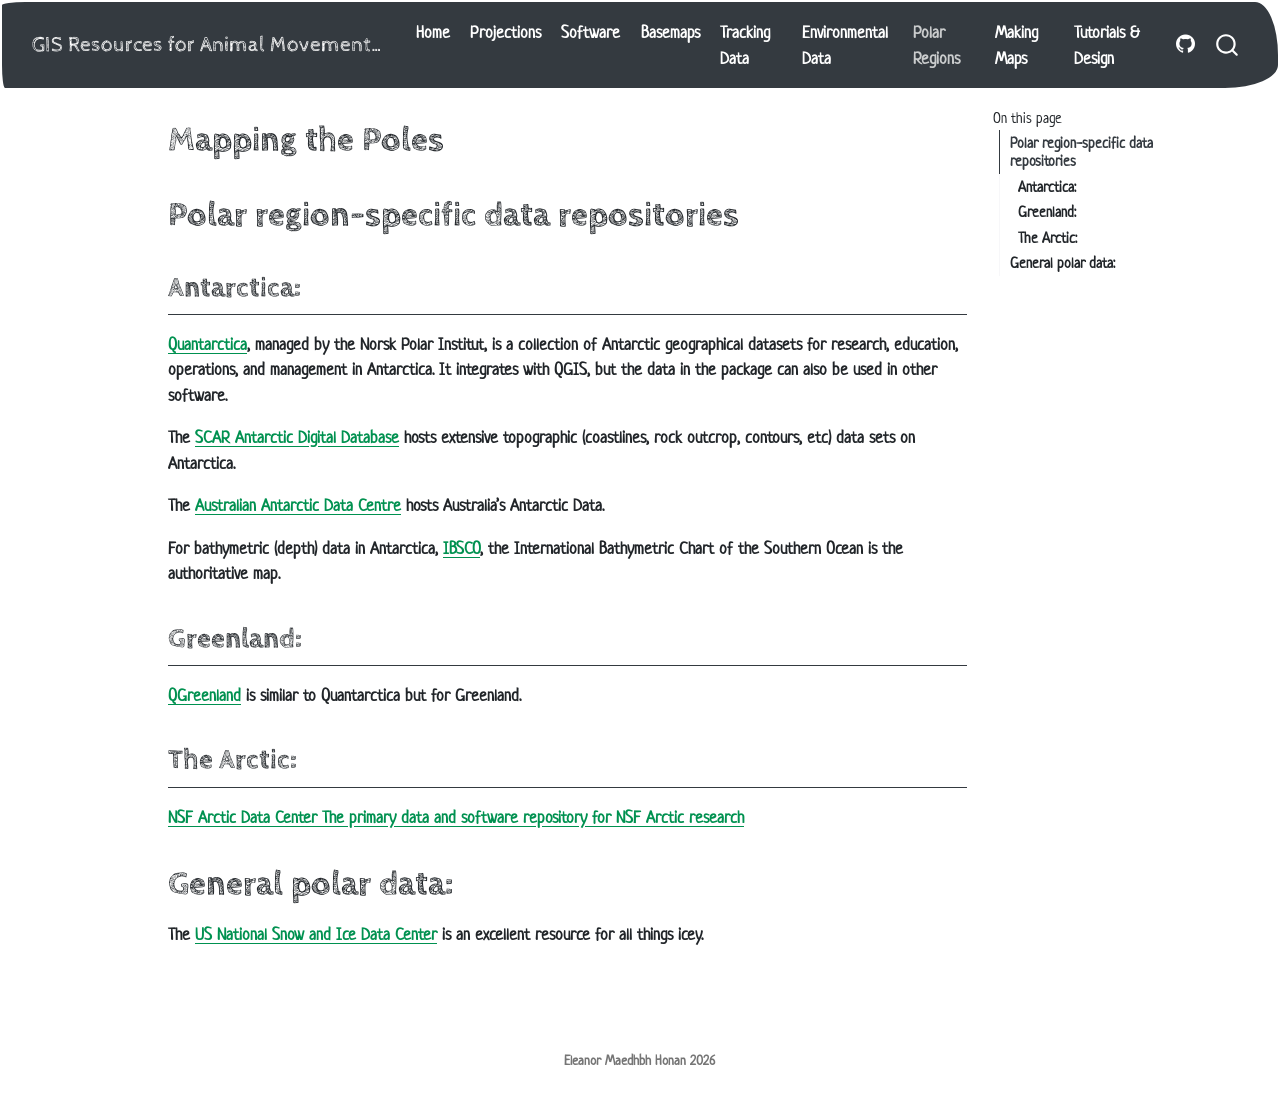
<file: docs/Polar_Regions.html>
<!DOCTYPE html>
<html xmlns="http://www.w3.org/1999/xhtml" lang="en" xml:lang="en"><head>

<meta charset="utf-8">
<meta name="generator" content="quarto-1.7.32">

<meta name="viewport" content="width=device-width, initial-scale=1.0, user-scalable=yes">


<title>Mapping the Poles – GIS Resources for Animal Movement Studies</title>
<style>
code{white-space: pre-wrap;}
span.smallcaps{font-variant: small-caps;}
div.columns{display: flex; gap: min(4vw, 1.5em);}
div.column{flex: auto; overflow-x: auto;}
div.hanging-indent{margin-left: 1.5em; text-indent: -1.5em;}
ul.task-list{list-style: none;}
ul.task-list li input[type="checkbox"] {
  width: 0.8em;
  margin: 0 0.8em 0.2em -1em; /* quarto-specific, see https://github.com/quarto-dev/quarto-cli/issues/4556 */ 
  vertical-align: middle;
}
</style>


<script src="site_libs/quarto-nav/quarto-nav.js"></script>
<script src="site_libs/quarto-nav/headroom.min.js"></script>
<script src="site_libs/clipboard/clipboard.min.js"></script>
<script src="site_libs/quarto-search/autocomplete.umd.js"></script>
<script src="site_libs/quarto-search/fuse.min.js"></script>
<script src="site_libs/quarto-search/quarto-search.js"></script>
<meta name="quarto:offset" content="./">
<script src="site_libs/quarto-html/quarto.js" type="module"></script>
<script src="site_libs/quarto-html/tabsets/tabsets.js" type="module"></script>
<script src="site_libs/quarto-html/popper.min.js"></script>
<script src="site_libs/quarto-html/tippy.umd.min.js"></script>
<script src="site_libs/quarto-html/anchor.min.js"></script>
<link href="site_libs/quarto-html/tippy.css" rel="stylesheet">
<link href="site_libs/quarto-html/quarto-syntax-highlighting-37eea08aefeeee20ff55810ff984fec1.css" rel="stylesheet" id="quarto-text-highlighting-styles">
<script src="site_libs/bootstrap/bootstrap.min.js"></script>
<link href="site_libs/bootstrap/bootstrap-icons.css" rel="stylesheet">
<link href="site_libs/bootstrap/bootstrap-3a45a57bee8facab7f226ec286ff867e.min.css" rel="stylesheet" append-hash="true" id="quarto-bootstrap" data-mode="light">
<script id="quarto-search-options" type="application/json">{
  "location": "navbar",
  "copy-button": false,
  "collapse-after": 3,
  "panel-placement": "end",
  "type": "overlay",
  "limit": 50,
  "keyboard-shortcut": [
    "f",
    "/",
    "s"
  ],
  "show-item-context": false,
  "language": {
    "search-no-results-text": "No results",
    "search-matching-documents-text": "matching documents",
    "search-copy-link-title": "Copy link to search",
    "search-hide-matches-text": "Hide additional matches",
    "search-more-match-text": "more match in this document",
    "search-more-matches-text": "more matches in this document",
    "search-clear-button-title": "Clear",
    "search-text-placeholder": "",
    "search-detached-cancel-button-title": "Cancel",
    "search-submit-button-title": "Submit",
    "search-label": "Search"
  }
}</script>


</head>

<body class="nav-fixed quarto-light">

<div id="quarto-search-results"></div>
  <header id="quarto-header" class="headroom fixed-top">
    <nav class="navbar navbar-expand-lg " data-bs-theme="dark">
      <div class="navbar-container container-fluid">
      <div class="navbar-brand-container mx-auto">
    <a class="navbar-brand" href="./index.html">
    <span class="navbar-title">GIS Resources for Animal Movement Studies</span>
    </a>
  </div>
            <div id="quarto-search" class="" title="Search"></div>
          <button class="navbar-toggler" type="button" data-bs-toggle="collapse" data-bs-target="#navbarCollapse" aria-controls="navbarCollapse" role="menu" aria-expanded="false" aria-label="Toggle navigation" onclick="if (window.quartoToggleHeadroom) { window.quartoToggleHeadroom(); }">
  <span class="navbar-toggler-icon"></span>
</button>
          <div class="collapse navbar-collapse" id="navbarCollapse">
            <ul class="navbar-nav navbar-nav-scroll me-auto">
  <li class="nav-item">
    <a class="nav-link" href="./index.html"> 
<span class="menu-text">Home</span></a>
  </li>  
  <li class="nav-item">
    <a class="nav-link" href="./Projections.html"> 
<span class="menu-text">Projections</span></a>
  </li>  
  <li class="nav-item">
    <a class="nav-link" href="./Software.html"> 
<span class="menu-text">Software</span></a>
  </li>  
  <li class="nav-item">
    <a class="nav-link" href="./Basemaps.html"> 
<span class="menu-text">Basemaps</span></a>
  </li>  
  <li class="nav-item">
    <a class="nav-link" href="./Tracking_Data.html"> 
<span class="menu-text">Tracking Data</span></a>
  </li>  
  <li class="nav-item">
    <a class="nav-link" href="./Environmental_Data.html"> 
<span class="menu-text">Environmental Data</span></a>
  </li>  
  <li class="nav-item">
    <a class="nav-link active" href="./Polar_Regions.html" aria-current="page"> 
<span class="menu-text">Polar Regions</span></a>
  </li>  
  <li class="nav-item">
    <a class="nav-link" href="./Making_Maps.html"> 
<span class="menu-text">Making Maps</span></a>
  </li>  
  <li class="nav-item">
    <a class="nav-link" href="./Tutorials.html"> 
<span class="menu-text">Tutorials &amp; Design</span></a>
  </li>  
</ul>
            <ul class="navbar-nav navbar-nav-scroll ms-auto">
  <li class="nav-item compact">
    <a class="nav-link" href="https://github.com/E-Honan/GIS-Resources"> <i class="bi bi-github" role="img">
</i> 
<span class="menu-text"></span></a>
  </li>  
</ul>
          </div> <!-- /navcollapse -->
            <div class="quarto-navbar-tools">
</div>
      </div> <!-- /container-fluid -->
    </nav>
</header>
<!-- content -->
<div id="quarto-content" class="quarto-container page-columns page-rows-contents page-layout-article page-navbar">
<!-- sidebar -->
<!-- margin-sidebar -->
    <div id="quarto-margin-sidebar" class="sidebar margin-sidebar">
        <nav id="TOC" role="doc-toc" class="toc-active">
    <h2 id="toc-title">On this page</h2>
   
  <ul>
  <li><a href="#polar-region-specific-data-repositories" id="toc-polar-region-specific-data-repositories" class="nav-link active" data-scroll-target="#polar-region-specific-data-repositories">Polar region-specific data repositories</a>
  <ul class="collapse">
  <li><a href="#antarctica" id="toc-antarctica" class="nav-link" data-scroll-target="#antarctica">Antarctica:</a></li>
  <li><a href="#greenland" id="toc-greenland" class="nav-link" data-scroll-target="#greenland">Greenland:</a></li>
  <li><a href="#the-arctic" id="toc-the-arctic" class="nav-link" data-scroll-target="#the-arctic">The Arctic:</a></li>
  </ul></li>
  <li><a href="#general-polar-data" id="toc-general-polar-data" class="nav-link" data-scroll-target="#general-polar-data">General polar data:</a></li>
  </ul>
</nav>
    </div>
<!-- main -->
<main class="content" id="quarto-document-content">

<header id="title-block-header" class="quarto-title-block default">
<div class="quarto-title">
<h1 class="title">Mapping the Poles</h1>
</div>



<div class="quarto-title-meta">

    
  
    
  </div>
  


</header>


<section id="polar-region-specific-data-repositories" class="level1">
<h1>Polar region-specific data repositories</h1>
<section id="antarctica" class="level2">
<h2 class="anchored" data-anchor-id="antarctica">Antarctica:</h2>
<p><a href="https://npolar.no/quantarctica/">Quantarctica</a>, managed by the Norsk Polar Institut, is a collection of Antarctic geographical datasets for research, education, operations, and management in Antarctica. It integrates with QGIS, but the data in the package can also be used in other software.</p>
<p>The <a href="https://scar.org/library-data/maps/add-digital-database">SCAR Antarctic Digital Database</a> hosts extensive topographic (coastlines, rock outcrop, contours, etc) data sets on Antarctica.</p>
<p>The <a href="https://data.aad.gov.au/about">Australian Antarctic Data Centre</a> hosts Australia’s Antarctic Data.</p>
<p>For bathymetric (depth) data in Antarctica, <a href="https://ibcso.org/">IBSCO</a>, the International Bathymetric Chart of the Southern Ocean is the authoritative map.</p>
</section>
<section id="greenland" class="level2">
<h2 class="anchored" data-anchor-id="greenland">Greenland:</h2>
<p><a href="https://www.qgreenland.org/">QGreenland</a> is similar to Quantarctica but for Greenland.</p>
</section>
<section id="the-arctic" class="level2">
<h2 class="anchored" data-anchor-id="the-arctic">The Arctic:</h2>
<p><a href="https://arcticdata.io/">NSF Arctic Data Center The primary data and software repository for NSF Arctic research</a></p>
</section>
</section>
<section id="general-polar-data" class="level1">
<h1>General polar data:</h1>
<p>The <a href="https://nsidc.org/home">US National Snow and Ice Data Center</a> is an excellent resource for all things icey.</p>


</section>

</main> <!-- /main -->
<script id="quarto-html-after-body" type="application/javascript">
  window.document.addEventListener("DOMContentLoaded", function (event) {
    const icon = "";
    const anchorJS = new window.AnchorJS();
    anchorJS.options = {
      placement: 'right',
      icon: icon
    };
    anchorJS.add('.anchored');
    const isCodeAnnotation = (el) => {
      for (const clz of el.classList) {
        if (clz.startsWith('code-annotation-')) {                     
          return true;
        }
      }
      return false;
    }
    const onCopySuccess = function(e) {
      // button target
      const button = e.trigger;
      // don't keep focus
      button.blur();
      // flash "checked"
      button.classList.add('code-copy-button-checked');
      var currentTitle = button.getAttribute("title");
      button.setAttribute("title", "Copied!");
      let tooltip;
      if (window.bootstrap) {
        button.setAttribute("data-bs-toggle", "tooltip");
        button.setAttribute("data-bs-placement", "left");
        button.setAttribute("data-bs-title", "Copied!");
        tooltip = new bootstrap.Tooltip(button, 
          { trigger: "manual", 
            customClass: "code-copy-button-tooltip",
            offset: [0, -8]});
        tooltip.show();    
      }
      setTimeout(function() {
        if (tooltip) {
          tooltip.hide();
          button.removeAttribute("data-bs-title");
          button.removeAttribute("data-bs-toggle");
          button.removeAttribute("data-bs-placement");
        }
        button.setAttribute("title", currentTitle);
        button.classList.remove('code-copy-button-checked');
      }, 1000);
      // clear code selection
      e.clearSelection();
    }
    const getTextToCopy = function(trigger) {
        const codeEl = trigger.previousElementSibling.cloneNode(true);
        for (const childEl of codeEl.children) {
          if (isCodeAnnotation(childEl)) {
            childEl.remove();
          }
        }
        return codeEl.innerText;
    }
    const clipboard = new window.ClipboardJS('.code-copy-button:not([data-in-quarto-modal])', {
      text: getTextToCopy
    });
    clipboard.on('success', onCopySuccess);
    if (window.document.getElementById('quarto-embedded-source-code-modal')) {
      const clipboardModal = new window.ClipboardJS('.code-copy-button[data-in-quarto-modal]', {
        text: getTextToCopy,
        container: window.document.getElementById('quarto-embedded-source-code-modal')
      });
      clipboardModal.on('success', onCopySuccess);
    }
      var localhostRegex = new RegExp(/^(?:http|https):\/\/localhost\:?[0-9]*\//);
      var mailtoRegex = new RegExp(/^mailto:/);
        var filterRegex = new RegExp('/' + window.location.host + '/');
      var isInternal = (href) => {
          return filterRegex.test(href) || localhostRegex.test(href) || mailtoRegex.test(href);
      }
      // Inspect non-navigation links and adorn them if external
     var links = window.document.querySelectorAll('a[href]:not(.nav-link):not(.navbar-brand):not(.toc-action):not(.sidebar-link):not(.sidebar-item-toggle):not(.pagination-link):not(.no-external):not([aria-hidden]):not(.dropdown-item):not(.quarto-navigation-tool):not(.about-link)');
      for (var i=0; i<links.length; i++) {
        const link = links[i];
        if (!isInternal(link.href)) {
          // undo the damage that might have been done by quarto-nav.js in the case of
          // links that we want to consider external
          if (link.dataset.originalHref !== undefined) {
            link.href = link.dataset.originalHref;
          }
        }
      }
    function tippyHover(el, contentFn, onTriggerFn, onUntriggerFn) {
      const config = {
        allowHTML: true,
        maxWidth: 500,
        delay: 100,
        arrow: false,
        appendTo: function(el) {
            return el.parentElement;
        },
        interactive: true,
        interactiveBorder: 10,
        theme: 'quarto',
        placement: 'bottom-start',
      };
      if (contentFn) {
        config.content = contentFn;
      }
      if (onTriggerFn) {
        config.onTrigger = onTriggerFn;
      }
      if (onUntriggerFn) {
        config.onUntrigger = onUntriggerFn;
      }
      window.tippy(el, config); 
    }
    const noterefs = window.document.querySelectorAll('a[role="doc-noteref"]');
    for (var i=0; i<noterefs.length; i++) {
      const ref = noterefs[i];
      tippyHover(ref, function() {
        // use id or data attribute instead here
        let href = ref.getAttribute('data-footnote-href') || ref.getAttribute('href');
        try { href = new URL(href).hash; } catch {}
        const id = href.replace(/^#\/?/, "");
        const note = window.document.getElementById(id);
        if (note) {
          return note.innerHTML;
        } else {
          return "";
        }
      });
    }
    const xrefs = window.document.querySelectorAll('a.quarto-xref');
    const processXRef = (id, note) => {
      // Strip column container classes
      const stripColumnClz = (el) => {
        el.classList.remove("page-full", "page-columns");
        if (el.children) {
          for (const child of el.children) {
            stripColumnClz(child);
          }
        }
      }
      stripColumnClz(note)
      if (id === null || id.startsWith('sec-')) {
        // Special case sections, only their first couple elements
        const container = document.createElement("div");
        if (note.children && note.children.length > 2) {
          container.appendChild(note.children[0].cloneNode(true));
          for (let i = 1; i < note.children.length; i++) {
            const child = note.children[i];
            if (child.tagName === "P" && child.innerText === "") {
              continue;
            } else {
              container.appendChild(child.cloneNode(true));
              break;
            }
          }
          if (window.Quarto?.typesetMath) {
            window.Quarto.typesetMath(container);
          }
          return container.innerHTML
        } else {
          if (window.Quarto?.typesetMath) {
            window.Quarto.typesetMath(note);
          }
          return note.innerHTML;
        }
      } else {
        // Remove any anchor links if they are present
        const anchorLink = note.querySelector('a.anchorjs-link');
        if (anchorLink) {
          anchorLink.remove();
        }
        if (window.Quarto?.typesetMath) {
          window.Quarto.typesetMath(note);
        }
        if (note.classList.contains("callout")) {
          return note.outerHTML;
        } else {
          return note.innerHTML;
        }
      }
    }
    for (var i=0; i<xrefs.length; i++) {
      const xref = xrefs[i];
      tippyHover(xref, undefined, function(instance) {
        instance.disable();
        let url = xref.getAttribute('href');
        let hash = undefined; 
        if (url.startsWith('#')) {
          hash = url;
        } else {
          try { hash = new URL(url).hash; } catch {}
        }
        if (hash) {
          const id = hash.replace(/^#\/?/, "");
          const note = window.document.getElementById(id);
          if (note !== null) {
            try {
              const html = processXRef(id, note.cloneNode(true));
              instance.setContent(html);
            } finally {
              instance.enable();
              instance.show();
            }
          } else {
            // See if we can fetch this
            fetch(url.split('#')[0])
            .then(res => res.text())
            .then(html => {
              const parser = new DOMParser();
              const htmlDoc = parser.parseFromString(html, "text/html");
              const note = htmlDoc.getElementById(id);
              if (note !== null) {
                const html = processXRef(id, note);
                instance.setContent(html);
              } 
            }).finally(() => {
              instance.enable();
              instance.show();
            });
          }
        } else {
          // See if we can fetch a full url (with no hash to target)
          // This is a special case and we should probably do some content thinning / targeting
          fetch(url)
          .then(res => res.text())
          .then(html => {
            const parser = new DOMParser();
            const htmlDoc = parser.parseFromString(html, "text/html");
            const note = htmlDoc.querySelector('main.content');
            if (note !== null) {
              // This should only happen for chapter cross references
              // (since there is no id in the URL)
              // remove the first header
              if (note.children.length > 0 && note.children[0].tagName === "HEADER") {
                note.children[0].remove();
              }
              const html = processXRef(null, note);
              instance.setContent(html);
            } 
          }).finally(() => {
            instance.enable();
            instance.show();
          });
        }
      }, function(instance) {
      });
    }
        let selectedAnnoteEl;
        const selectorForAnnotation = ( cell, annotation) => {
          let cellAttr = 'data-code-cell="' + cell + '"';
          let lineAttr = 'data-code-annotation="' +  annotation + '"';
          const selector = 'span[' + cellAttr + '][' + lineAttr + ']';
          return selector;
        }
        const selectCodeLines = (annoteEl) => {
          const doc = window.document;
          const targetCell = annoteEl.getAttribute("data-target-cell");
          const targetAnnotation = annoteEl.getAttribute("data-target-annotation");
          const annoteSpan = window.document.querySelector(selectorForAnnotation(targetCell, targetAnnotation));
          const lines = annoteSpan.getAttribute("data-code-lines").split(",");
          const lineIds = lines.map((line) => {
            return targetCell + "-" + line;
          })
          let top = null;
          let height = null;
          let parent = null;
          if (lineIds.length > 0) {
              //compute the position of the single el (top and bottom and make a div)
              const el = window.document.getElementById(lineIds[0]);
              top = el.offsetTop;
              height = el.offsetHeight;
              parent = el.parentElement.parentElement;
            if (lineIds.length > 1) {
              const lastEl = window.document.getElementById(lineIds[lineIds.length - 1]);
              const bottom = lastEl.offsetTop + lastEl.offsetHeight;
              height = bottom - top;
            }
            if (top !== null && height !== null && parent !== null) {
              // cook up a div (if necessary) and position it 
              let div = window.document.getElementById("code-annotation-line-highlight");
              if (div === null) {
                div = window.document.createElement("div");
                div.setAttribute("id", "code-annotation-line-highlight");
                div.style.position = 'absolute';
                parent.appendChild(div);
              }
              div.style.top = top - 2 + "px";
              div.style.height = height + 4 + "px";
              div.style.left = 0;
              let gutterDiv = window.document.getElementById("code-annotation-line-highlight-gutter");
              if (gutterDiv === null) {
                gutterDiv = window.document.createElement("div");
                gutterDiv.setAttribute("id", "code-annotation-line-highlight-gutter");
                gutterDiv.style.position = 'absolute';
                const codeCell = window.document.getElementById(targetCell);
                const gutter = codeCell.querySelector('.code-annotation-gutter');
                gutter.appendChild(gutterDiv);
              }
              gutterDiv.style.top = top - 2 + "px";
              gutterDiv.style.height = height + 4 + "px";
            }
            selectedAnnoteEl = annoteEl;
          }
        };
        const unselectCodeLines = () => {
          const elementsIds = ["code-annotation-line-highlight", "code-annotation-line-highlight-gutter"];
          elementsIds.forEach((elId) => {
            const div = window.document.getElementById(elId);
            if (div) {
              div.remove();
            }
          });
          selectedAnnoteEl = undefined;
        };
          // Handle positioning of the toggle
      window.addEventListener(
        "resize",
        throttle(() => {
          elRect = undefined;
          if (selectedAnnoteEl) {
            selectCodeLines(selectedAnnoteEl);
          }
        }, 10)
      );
      function throttle(fn, ms) {
      let throttle = false;
      let timer;
        return (...args) => {
          if(!throttle) { // first call gets through
              fn.apply(this, args);
              throttle = true;
          } else { // all the others get throttled
              if(timer) clearTimeout(timer); // cancel #2
              timer = setTimeout(() => {
                fn.apply(this, args);
                timer = throttle = false;
              }, ms);
          }
        };
      }
        // Attach click handler to the DT
        const annoteDls = window.document.querySelectorAll('dt[data-target-cell]');
        for (const annoteDlNode of annoteDls) {
          annoteDlNode.addEventListener('click', (event) => {
            const clickedEl = event.target;
            if (clickedEl !== selectedAnnoteEl) {
              unselectCodeLines();
              const activeEl = window.document.querySelector('dt[data-target-cell].code-annotation-active');
              if (activeEl) {
                activeEl.classList.remove('code-annotation-active');
              }
              selectCodeLines(clickedEl);
              clickedEl.classList.add('code-annotation-active');
            } else {
              // Unselect the line
              unselectCodeLines();
              clickedEl.classList.remove('code-annotation-active');
            }
          });
        }
    const findCites = (el) => {
      const parentEl = el.parentElement;
      if (parentEl) {
        const cites = parentEl.dataset.cites;
        if (cites) {
          return {
            el,
            cites: cites.split(' ')
          };
        } else {
          return findCites(el.parentElement)
        }
      } else {
        return undefined;
      }
    };
    var bibliorefs = window.document.querySelectorAll('a[role="doc-biblioref"]');
    for (var i=0; i<bibliorefs.length; i++) {
      const ref = bibliorefs[i];
      const citeInfo = findCites(ref);
      if (citeInfo) {
        tippyHover(citeInfo.el, function() {
          var popup = window.document.createElement('div');
          citeInfo.cites.forEach(function(cite) {
            var citeDiv = window.document.createElement('div');
            citeDiv.classList.add('hanging-indent');
            citeDiv.classList.add('csl-entry');
            var biblioDiv = window.document.getElementById('ref-' + cite);
            if (biblioDiv) {
              citeDiv.innerHTML = biblioDiv.innerHTML;
            }
            popup.appendChild(citeDiv);
          });
          return popup.innerHTML;
        });
      }
    }
  });
  </script>
</div> <!-- /content -->
<footer class="footer">
  <div class="nav-footer">
    <div class="nav-footer-left">
      &nbsp;
    </div>   
    <div class="nav-footer-center">
<p>Eleanor Maedhbh Honan 2026</p>
</div>
    <div class="nav-footer-right">
      &nbsp;
    </div>
  </div>
</footer>




</body></html>
</file>
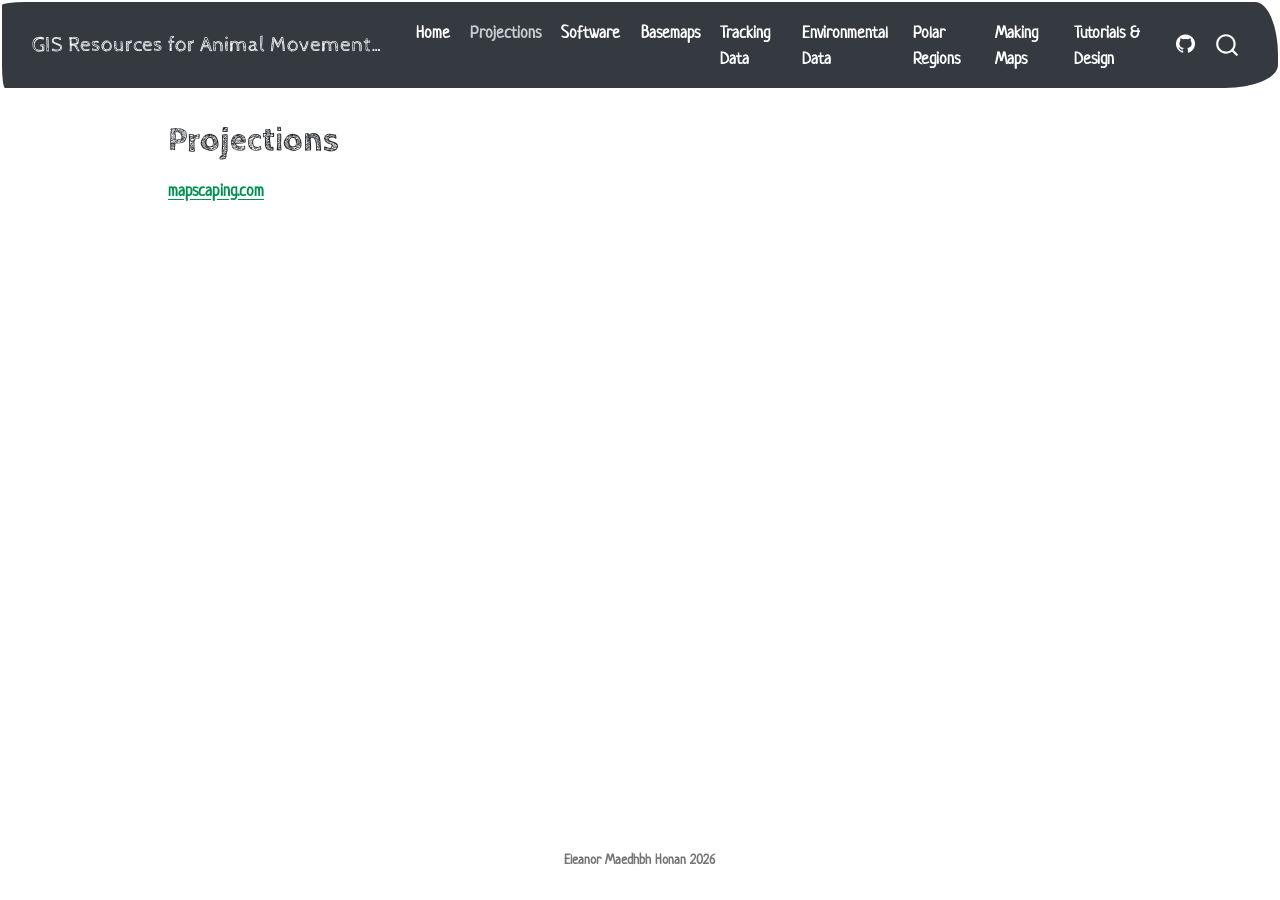
<file: docs/Projections.html>
<!DOCTYPE html>
<html xmlns="http://www.w3.org/1999/xhtml" lang="en" xml:lang="en"><head>

<meta charset="utf-8">
<meta name="generator" content="quarto-1.7.32">

<meta name="viewport" content="width=device-width, initial-scale=1.0, user-scalable=yes">


<title>Projections – GIS Resources for Animal Movement Studies</title>
<style>
code{white-space: pre-wrap;}
span.smallcaps{font-variant: small-caps;}
div.columns{display: flex; gap: min(4vw, 1.5em);}
div.column{flex: auto; overflow-x: auto;}
div.hanging-indent{margin-left: 1.5em; text-indent: -1.5em;}
ul.task-list{list-style: none;}
ul.task-list li input[type="checkbox"] {
  width: 0.8em;
  margin: 0 0.8em 0.2em -1em; /* quarto-specific, see https://github.com/quarto-dev/quarto-cli/issues/4556 */ 
  vertical-align: middle;
}
</style>


<script src="site_libs/quarto-nav/quarto-nav.js"></script>
<script src="site_libs/quarto-nav/headroom.min.js"></script>
<script src="site_libs/clipboard/clipboard.min.js"></script>
<script src="site_libs/quarto-search/autocomplete.umd.js"></script>
<script src="site_libs/quarto-search/fuse.min.js"></script>
<script src="site_libs/quarto-search/quarto-search.js"></script>
<meta name="quarto:offset" content="./">
<script src="site_libs/quarto-html/quarto.js" type="module"></script>
<script src="site_libs/quarto-html/tabsets/tabsets.js" type="module"></script>
<script src="site_libs/quarto-html/popper.min.js"></script>
<script src="site_libs/quarto-html/tippy.umd.min.js"></script>
<script src="site_libs/quarto-html/anchor.min.js"></script>
<link href="site_libs/quarto-html/tippy.css" rel="stylesheet">
<link href="site_libs/quarto-html/quarto-syntax-highlighting-37eea08aefeeee20ff55810ff984fec1.css" rel="stylesheet" id="quarto-text-highlighting-styles">
<script src="site_libs/bootstrap/bootstrap.min.js"></script>
<link href="site_libs/bootstrap/bootstrap-icons.css" rel="stylesheet">
<link href="site_libs/bootstrap/bootstrap-3a45a57bee8facab7f226ec286ff867e.min.css" rel="stylesheet" append-hash="true" id="quarto-bootstrap" data-mode="light">
<script id="quarto-search-options" type="application/json">{
  "location": "navbar",
  "copy-button": false,
  "collapse-after": 3,
  "panel-placement": "end",
  "type": "overlay",
  "limit": 50,
  "keyboard-shortcut": [
    "f",
    "/",
    "s"
  ],
  "show-item-context": false,
  "language": {
    "search-no-results-text": "No results",
    "search-matching-documents-text": "matching documents",
    "search-copy-link-title": "Copy link to search",
    "search-hide-matches-text": "Hide additional matches",
    "search-more-match-text": "more match in this document",
    "search-more-matches-text": "more matches in this document",
    "search-clear-button-title": "Clear",
    "search-text-placeholder": "",
    "search-detached-cancel-button-title": "Cancel",
    "search-submit-button-title": "Submit",
    "search-label": "Search"
  }
}</script>


</head>

<body class="nav-fixed quarto-light">

<div id="quarto-search-results"></div>
  <header id="quarto-header" class="headroom fixed-top">
    <nav class="navbar navbar-expand-lg " data-bs-theme="dark">
      <div class="navbar-container container-fluid">
      <div class="navbar-brand-container mx-auto">
    <a class="navbar-brand" href="./index.html">
    <span class="navbar-title">GIS Resources for Animal Movement Studies</span>
    </a>
  </div>
            <div id="quarto-search" class="" title="Search"></div>
          <button class="navbar-toggler" type="button" data-bs-toggle="collapse" data-bs-target="#navbarCollapse" aria-controls="navbarCollapse" role="menu" aria-expanded="false" aria-label="Toggle navigation" onclick="if (window.quartoToggleHeadroom) { window.quartoToggleHeadroom(); }">
  <span class="navbar-toggler-icon"></span>
</button>
          <div class="collapse navbar-collapse" id="navbarCollapse">
            <ul class="navbar-nav navbar-nav-scroll me-auto">
  <li class="nav-item">
    <a class="nav-link" href="./index.html"> 
<span class="menu-text">Home</span></a>
  </li>  
  <li class="nav-item">
    <a class="nav-link active" href="./Projections.html" aria-current="page"> 
<span class="menu-text">Projections</span></a>
  </li>  
  <li class="nav-item">
    <a class="nav-link" href="./Software.html"> 
<span class="menu-text">Software</span></a>
  </li>  
  <li class="nav-item">
    <a class="nav-link" href="./Basemaps.html"> 
<span class="menu-text">Basemaps</span></a>
  </li>  
  <li class="nav-item">
    <a class="nav-link" href="./Tracking_Data.html"> 
<span class="menu-text">Tracking Data</span></a>
  </li>  
  <li class="nav-item">
    <a class="nav-link" href="./Environmental_Data.html"> 
<span class="menu-text">Environmental Data</span></a>
  </li>  
  <li class="nav-item">
    <a class="nav-link" href="./Polar_Regions.html"> 
<span class="menu-text">Polar Regions</span></a>
  </li>  
  <li class="nav-item">
    <a class="nav-link" href="./Making_Maps.html"> 
<span class="menu-text">Making Maps</span></a>
  </li>  
  <li class="nav-item">
    <a class="nav-link" href="./Tutorials.html"> 
<span class="menu-text">Tutorials &amp; Design</span></a>
  </li>  
</ul>
            <ul class="navbar-nav navbar-nav-scroll ms-auto">
  <li class="nav-item compact">
    <a class="nav-link" href="https://github.com/E-Honan/GIS-Resources"> <i class="bi bi-github" role="img">
</i> 
<span class="menu-text"></span></a>
  </li>  
</ul>
          </div> <!-- /navcollapse -->
            <div class="quarto-navbar-tools">
</div>
      </div> <!-- /container-fluid -->
    </nav>
</header>
<!-- content -->
<div id="quarto-content" class="quarto-container page-columns page-rows-contents page-layout-article page-navbar">
<!-- sidebar -->
<!-- margin-sidebar -->
    <div id="quarto-margin-sidebar" class="sidebar margin-sidebar zindex-bottom">
        
    </div>
<!-- main -->
<main class="content" id="quarto-document-content">

<header id="title-block-header" class="quarto-title-block default">
<div class="quarto-title">
<h1 class="title">Projections</h1>
</div>



<div class="quarto-title-meta">

    
  
    
  </div>
  


</header>


<p><a href="https://mapscaping.com/understanding_map_projections/">mapscaping.com</a></p>



</main> <!-- /main -->
<script id="quarto-html-after-body" type="application/javascript">
  window.document.addEventListener("DOMContentLoaded", function (event) {
    const icon = "";
    const anchorJS = new window.AnchorJS();
    anchorJS.options = {
      placement: 'right',
      icon: icon
    };
    anchorJS.add('.anchored');
    const isCodeAnnotation = (el) => {
      for (const clz of el.classList) {
        if (clz.startsWith('code-annotation-')) {                     
          return true;
        }
      }
      return false;
    }
    const onCopySuccess = function(e) {
      // button target
      const button = e.trigger;
      // don't keep focus
      button.blur();
      // flash "checked"
      button.classList.add('code-copy-button-checked');
      var currentTitle = button.getAttribute("title");
      button.setAttribute("title", "Copied!");
      let tooltip;
      if (window.bootstrap) {
        button.setAttribute("data-bs-toggle", "tooltip");
        button.setAttribute("data-bs-placement", "left");
        button.setAttribute("data-bs-title", "Copied!");
        tooltip = new bootstrap.Tooltip(button, 
          { trigger: "manual", 
            customClass: "code-copy-button-tooltip",
            offset: [0, -8]});
        tooltip.show();    
      }
      setTimeout(function() {
        if (tooltip) {
          tooltip.hide();
          button.removeAttribute("data-bs-title");
          button.removeAttribute("data-bs-toggle");
          button.removeAttribute("data-bs-placement");
        }
        button.setAttribute("title", currentTitle);
        button.classList.remove('code-copy-button-checked');
      }, 1000);
      // clear code selection
      e.clearSelection();
    }
    const getTextToCopy = function(trigger) {
        const codeEl = trigger.previousElementSibling.cloneNode(true);
        for (const childEl of codeEl.children) {
          if (isCodeAnnotation(childEl)) {
            childEl.remove();
          }
        }
        return codeEl.innerText;
    }
    const clipboard = new window.ClipboardJS('.code-copy-button:not([data-in-quarto-modal])', {
      text: getTextToCopy
    });
    clipboard.on('success', onCopySuccess);
    if (window.document.getElementById('quarto-embedded-source-code-modal')) {
      const clipboardModal = new window.ClipboardJS('.code-copy-button[data-in-quarto-modal]', {
        text: getTextToCopy,
        container: window.document.getElementById('quarto-embedded-source-code-modal')
      });
      clipboardModal.on('success', onCopySuccess);
    }
      var localhostRegex = new RegExp(/^(?:http|https):\/\/localhost\:?[0-9]*\//);
      var mailtoRegex = new RegExp(/^mailto:/);
        var filterRegex = new RegExp('/' + window.location.host + '/');
      var isInternal = (href) => {
          return filterRegex.test(href) || localhostRegex.test(href) || mailtoRegex.test(href);
      }
      // Inspect non-navigation links and adorn them if external
     var links = window.document.querySelectorAll('a[href]:not(.nav-link):not(.navbar-brand):not(.toc-action):not(.sidebar-link):not(.sidebar-item-toggle):not(.pagination-link):not(.no-external):not([aria-hidden]):not(.dropdown-item):not(.quarto-navigation-tool):not(.about-link)');
      for (var i=0; i<links.length; i++) {
        const link = links[i];
        if (!isInternal(link.href)) {
          // undo the damage that might have been done by quarto-nav.js in the case of
          // links that we want to consider external
          if (link.dataset.originalHref !== undefined) {
            link.href = link.dataset.originalHref;
          }
        }
      }
    function tippyHover(el, contentFn, onTriggerFn, onUntriggerFn) {
      const config = {
        allowHTML: true,
        maxWidth: 500,
        delay: 100,
        arrow: false,
        appendTo: function(el) {
            return el.parentElement;
        },
        interactive: true,
        interactiveBorder: 10,
        theme: 'quarto',
        placement: 'bottom-start',
      };
      if (contentFn) {
        config.content = contentFn;
      }
      if (onTriggerFn) {
        config.onTrigger = onTriggerFn;
      }
      if (onUntriggerFn) {
        config.onUntrigger = onUntriggerFn;
      }
      window.tippy(el, config); 
    }
    const noterefs = window.document.querySelectorAll('a[role="doc-noteref"]');
    for (var i=0; i<noterefs.length; i++) {
      const ref = noterefs[i];
      tippyHover(ref, function() {
        // use id or data attribute instead here
        let href = ref.getAttribute('data-footnote-href') || ref.getAttribute('href');
        try { href = new URL(href).hash; } catch {}
        const id = href.replace(/^#\/?/, "");
        const note = window.document.getElementById(id);
        if (note) {
          return note.innerHTML;
        } else {
          return "";
        }
      });
    }
    const xrefs = window.document.querySelectorAll('a.quarto-xref');
    const processXRef = (id, note) => {
      // Strip column container classes
      const stripColumnClz = (el) => {
        el.classList.remove("page-full", "page-columns");
        if (el.children) {
          for (const child of el.children) {
            stripColumnClz(child);
          }
        }
      }
      stripColumnClz(note)
      if (id === null || id.startsWith('sec-')) {
        // Special case sections, only their first couple elements
        const container = document.createElement("div");
        if (note.children && note.children.length > 2) {
          container.appendChild(note.children[0].cloneNode(true));
          for (let i = 1; i < note.children.length; i++) {
            const child = note.children[i];
            if (child.tagName === "P" && child.innerText === "") {
              continue;
            } else {
              container.appendChild(child.cloneNode(true));
              break;
            }
          }
          if (window.Quarto?.typesetMath) {
            window.Quarto.typesetMath(container);
          }
          return container.innerHTML
        } else {
          if (window.Quarto?.typesetMath) {
            window.Quarto.typesetMath(note);
          }
          return note.innerHTML;
        }
      } else {
        // Remove any anchor links if they are present
        const anchorLink = note.querySelector('a.anchorjs-link');
        if (anchorLink) {
          anchorLink.remove();
        }
        if (window.Quarto?.typesetMath) {
          window.Quarto.typesetMath(note);
        }
        if (note.classList.contains("callout")) {
          return note.outerHTML;
        } else {
          return note.innerHTML;
        }
      }
    }
    for (var i=0; i<xrefs.length; i++) {
      const xref = xrefs[i];
      tippyHover(xref, undefined, function(instance) {
        instance.disable();
        let url = xref.getAttribute('href');
        let hash = undefined; 
        if (url.startsWith('#')) {
          hash = url;
        } else {
          try { hash = new URL(url).hash; } catch {}
        }
        if (hash) {
          const id = hash.replace(/^#\/?/, "");
          const note = window.document.getElementById(id);
          if (note !== null) {
            try {
              const html = processXRef(id, note.cloneNode(true));
              instance.setContent(html);
            } finally {
              instance.enable();
              instance.show();
            }
          } else {
            // See if we can fetch this
            fetch(url.split('#')[0])
            .then(res => res.text())
            .then(html => {
              const parser = new DOMParser();
              const htmlDoc = parser.parseFromString(html, "text/html");
              const note = htmlDoc.getElementById(id);
              if (note !== null) {
                const html = processXRef(id, note);
                instance.setContent(html);
              } 
            }).finally(() => {
              instance.enable();
              instance.show();
            });
          }
        } else {
          // See if we can fetch a full url (with no hash to target)
          // This is a special case and we should probably do some content thinning / targeting
          fetch(url)
          .then(res => res.text())
          .then(html => {
            const parser = new DOMParser();
            const htmlDoc = parser.parseFromString(html, "text/html");
            const note = htmlDoc.querySelector('main.content');
            if (note !== null) {
              // This should only happen for chapter cross references
              // (since there is no id in the URL)
              // remove the first header
              if (note.children.length > 0 && note.children[0].tagName === "HEADER") {
                note.children[0].remove();
              }
              const html = processXRef(null, note);
              instance.setContent(html);
            } 
          }).finally(() => {
            instance.enable();
            instance.show();
          });
        }
      }, function(instance) {
      });
    }
        let selectedAnnoteEl;
        const selectorForAnnotation = ( cell, annotation) => {
          let cellAttr = 'data-code-cell="' + cell + '"';
          let lineAttr = 'data-code-annotation="' +  annotation + '"';
          const selector = 'span[' + cellAttr + '][' + lineAttr + ']';
          return selector;
        }
        const selectCodeLines = (annoteEl) => {
          const doc = window.document;
          const targetCell = annoteEl.getAttribute("data-target-cell");
          const targetAnnotation = annoteEl.getAttribute("data-target-annotation");
          const annoteSpan = window.document.querySelector(selectorForAnnotation(targetCell, targetAnnotation));
          const lines = annoteSpan.getAttribute("data-code-lines").split(",");
          const lineIds = lines.map((line) => {
            return targetCell + "-" + line;
          })
          let top = null;
          let height = null;
          let parent = null;
          if (lineIds.length > 0) {
              //compute the position of the single el (top and bottom and make a div)
              const el = window.document.getElementById(lineIds[0]);
              top = el.offsetTop;
              height = el.offsetHeight;
              parent = el.parentElement.parentElement;
            if (lineIds.length > 1) {
              const lastEl = window.document.getElementById(lineIds[lineIds.length - 1]);
              const bottom = lastEl.offsetTop + lastEl.offsetHeight;
              height = bottom - top;
            }
            if (top !== null && height !== null && parent !== null) {
              // cook up a div (if necessary) and position it 
              let div = window.document.getElementById("code-annotation-line-highlight");
              if (div === null) {
                div = window.document.createElement("div");
                div.setAttribute("id", "code-annotation-line-highlight");
                div.style.position = 'absolute';
                parent.appendChild(div);
              }
              div.style.top = top - 2 + "px";
              div.style.height = height + 4 + "px";
              div.style.left = 0;
              let gutterDiv = window.document.getElementById("code-annotation-line-highlight-gutter");
              if (gutterDiv === null) {
                gutterDiv = window.document.createElement("div");
                gutterDiv.setAttribute("id", "code-annotation-line-highlight-gutter");
                gutterDiv.style.position = 'absolute';
                const codeCell = window.document.getElementById(targetCell);
                const gutter = codeCell.querySelector('.code-annotation-gutter');
                gutter.appendChild(gutterDiv);
              }
              gutterDiv.style.top = top - 2 + "px";
              gutterDiv.style.height = height + 4 + "px";
            }
            selectedAnnoteEl = annoteEl;
          }
        };
        const unselectCodeLines = () => {
          const elementsIds = ["code-annotation-line-highlight", "code-annotation-line-highlight-gutter"];
          elementsIds.forEach((elId) => {
            const div = window.document.getElementById(elId);
            if (div) {
              div.remove();
            }
          });
          selectedAnnoteEl = undefined;
        };
          // Handle positioning of the toggle
      window.addEventListener(
        "resize",
        throttle(() => {
          elRect = undefined;
          if (selectedAnnoteEl) {
            selectCodeLines(selectedAnnoteEl);
          }
        }, 10)
      );
      function throttle(fn, ms) {
      let throttle = false;
      let timer;
        return (...args) => {
          if(!throttle) { // first call gets through
              fn.apply(this, args);
              throttle = true;
          } else { // all the others get throttled
              if(timer) clearTimeout(timer); // cancel #2
              timer = setTimeout(() => {
                fn.apply(this, args);
                timer = throttle = false;
              }, ms);
          }
        };
      }
        // Attach click handler to the DT
        const annoteDls = window.document.querySelectorAll('dt[data-target-cell]');
        for (const annoteDlNode of annoteDls) {
          annoteDlNode.addEventListener('click', (event) => {
            const clickedEl = event.target;
            if (clickedEl !== selectedAnnoteEl) {
              unselectCodeLines();
              const activeEl = window.document.querySelector('dt[data-target-cell].code-annotation-active');
              if (activeEl) {
                activeEl.classList.remove('code-annotation-active');
              }
              selectCodeLines(clickedEl);
              clickedEl.classList.add('code-annotation-active');
            } else {
              // Unselect the line
              unselectCodeLines();
              clickedEl.classList.remove('code-annotation-active');
            }
          });
        }
    const findCites = (el) => {
      const parentEl = el.parentElement;
      if (parentEl) {
        const cites = parentEl.dataset.cites;
        if (cites) {
          return {
            el,
            cites: cites.split(' ')
          };
        } else {
          return findCites(el.parentElement)
        }
      } else {
        return undefined;
      }
    };
    var bibliorefs = window.document.querySelectorAll('a[role="doc-biblioref"]');
    for (var i=0; i<bibliorefs.length; i++) {
      const ref = bibliorefs[i];
      const citeInfo = findCites(ref);
      if (citeInfo) {
        tippyHover(citeInfo.el, function() {
          var popup = window.document.createElement('div');
          citeInfo.cites.forEach(function(cite) {
            var citeDiv = window.document.createElement('div');
            citeDiv.classList.add('hanging-indent');
            citeDiv.classList.add('csl-entry');
            var biblioDiv = window.document.getElementById('ref-' + cite);
            if (biblioDiv) {
              citeDiv.innerHTML = biblioDiv.innerHTML;
            }
            popup.appendChild(citeDiv);
          });
          return popup.innerHTML;
        });
      }
    }
  });
  </script>
</div> <!-- /content -->
<footer class="footer">
  <div class="nav-footer">
    <div class="nav-footer-left">
      &nbsp;
    </div>   
    <div class="nav-footer-center">
<p>Eleanor Maedhbh Honan 2026</p>
</div>
    <div class="nav-footer-right">
      &nbsp;
    </div>
  </div>
</footer>




</body></html>
</file>
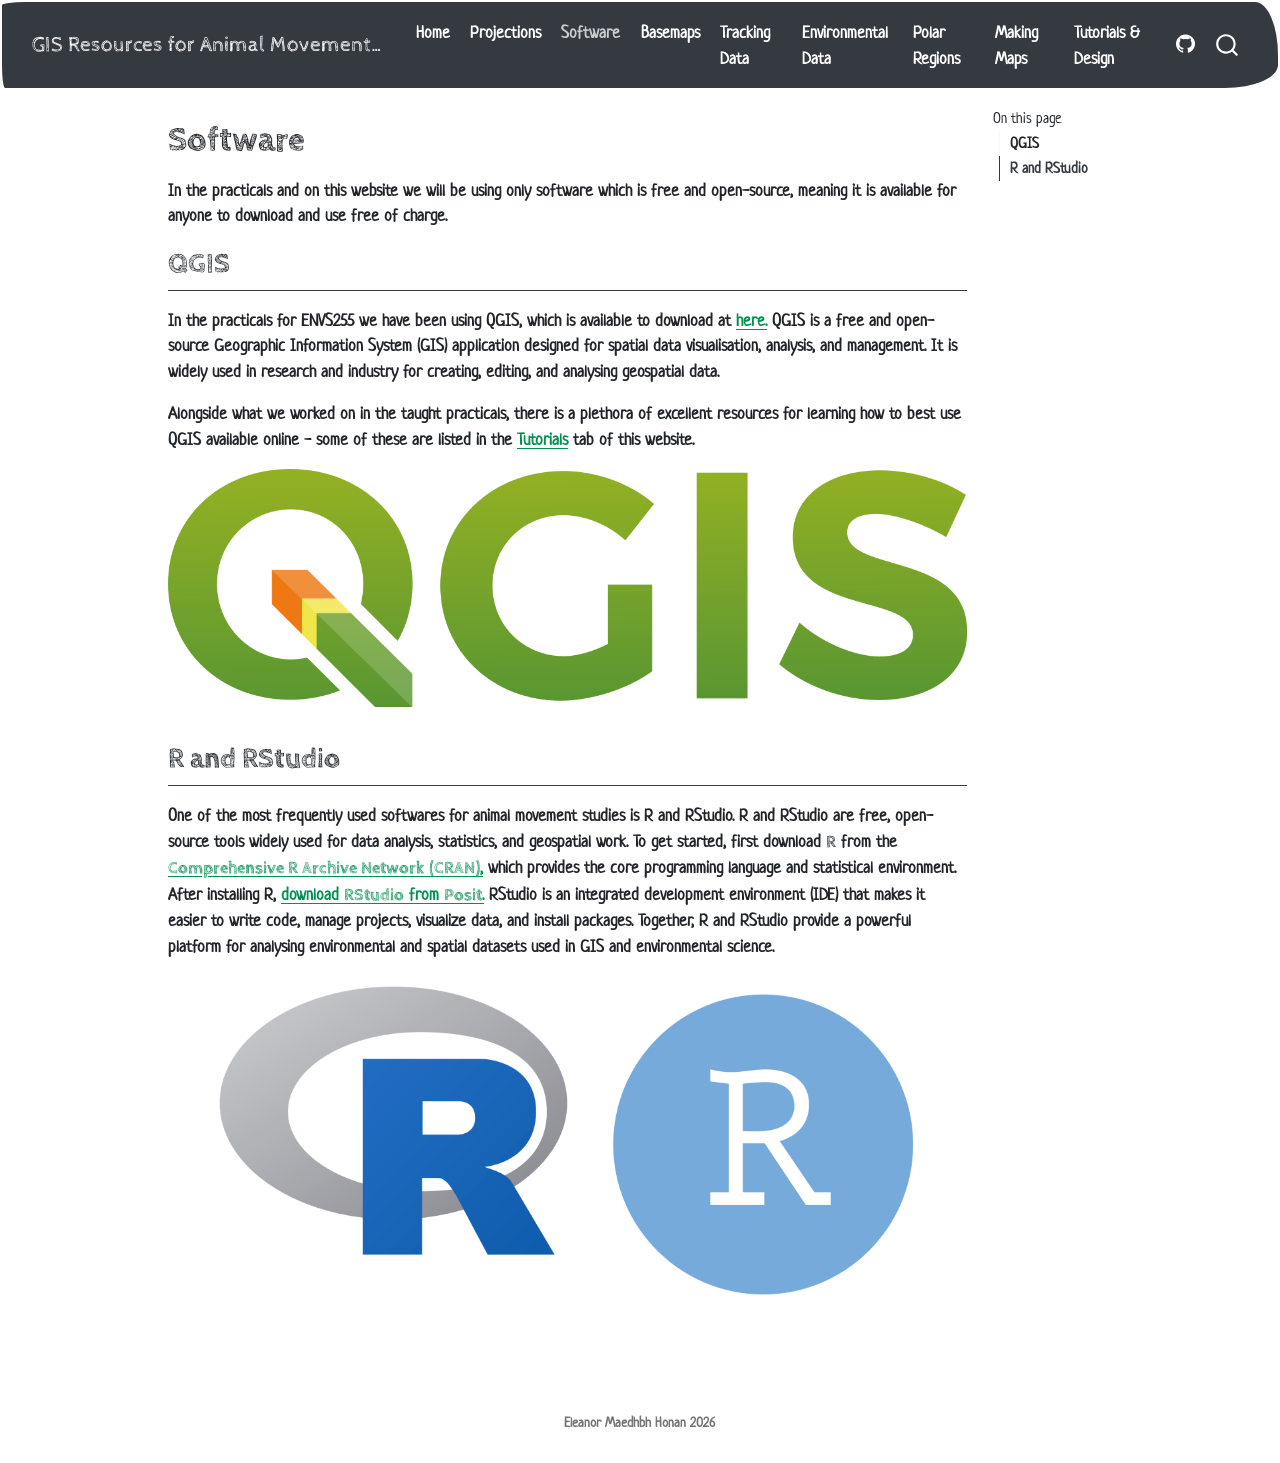
<file: docs/Software.html>
<!DOCTYPE html>
<html xmlns="http://www.w3.org/1999/xhtml" lang="en" xml:lang="en"><head>

<meta charset="utf-8">
<meta name="generator" content="quarto-1.7.32">

<meta name="viewport" content="width=device-width, initial-scale=1.0, user-scalable=yes">


<title>Software – GIS Resources for Animal Movement Studies</title>
<style>
code{white-space: pre-wrap;}
span.smallcaps{font-variant: small-caps;}
div.columns{display: flex; gap: min(4vw, 1.5em);}
div.column{flex: auto; overflow-x: auto;}
div.hanging-indent{margin-left: 1.5em; text-indent: -1.5em;}
ul.task-list{list-style: none;}
ul.task-list li input[type="checkbox"] {
  width: 0.8em;
  margin: 0 0.8em 0.2em -1em; /* quarto-specific, see https://github.com/quarto-dev/quarto-cli/issues/4556 */ 
  vertical-align: middle;
}
</style>


<script src="site_libs/quarto-nav/quarto-nav.js"></script>
<script src="site_libs/quarto-nav/headroom.min.js"></script>
<script src="site_libs/clipboard/clipboard.min.js"></script>
<script src="site_libs/quarto-search/autocomplete.umd.js"></script>
<script src="site_libs/quarto-search/fuse.min.js"></script>
<script src="site_libs/quarto-search/quarto-search.js"></script>
<meta name="quarto:offset" content="./">
<script src="site_libs/quarto-html/quarto.js" type="module"></script>
<script src="site_libs/quarto-html/tabsets/tabsets.js" type="module"></script>
<script src="site_libs/quarto-html/popper.min.js"></script>
<script src="site_libs/quarto-html/tippy.umd.min.js"></script>
<script src="site_libs/quarto-html/anchor.min.js"></script>
<link href="site_libs/quarto-html/tippy.css" rel="stylesheet">
<link href="site_libs/quarto-html/quarto-syntax-highlighting-37eea08aefeeee20ff55810ff984fec1.css" rel="stylesheet" id="quarto-text-highlighting-styles">
<script src="site_libs/bootstrap/bootstrap.min.js"></script>
<link href="site_libs/bootstrap/bootstrap-icons.css" rel="stylesheet">
<link href="site_libs/bootstrap/bootstrap-3a45a57bee8facab7f226ec286ff867e.min.css" rel="stylesheet" append-hash="true" id="quarto-bootstrap" data-mode="light">
<script id="quarto-search-options" type="application/json">{
  "location": "navbar",
  "copy-button": false,
  "collapse-after": 3,
  "panel-placement": "end",
  "type": "overlay",
  "limit": 50,
  "keyboard-shortcut": [
    "f",
    "/",
    "s"
  ],
  "show-item-context": false,
  "language": {
    "search-no-results-text": "No results",
    "search-matching-documents-text": "matching documents",
    "search-copy-link-title": "Copy link to search",
    "search-hide-matches-text": "Hide additional matches",
    "search-more-match-text": "more match in this document",
    "search-more-matches-text": "more matches in this document",
    "search-clear-button-title": "Clear",
    "search-text-placeholder": "",
    "search-detached-cancel-button-title": "Cancel",
    "search-submit-button-title": "Submit",
    "search-label": "Search"
  }
}</script>


</head>

<body class="nav-fixed quarto-light">

<div id="quarto-search-results"></div>
  <header id="quarto-header" class="headroom fixed-top">
    <nav class="navbar navbar-expand-lg " data-bs-theme="dark">
      <div class="navbar-container container-fluid">
      <div class="navbar-brand-container mx-auto">
    <a class="navbar-brand" href="./index.html">
    <span class="navbar-title">GIS Resources for Animal Movement Studies</span>
    </a>
  </div>
            <div id="quarto-search" class="" title="Search"></div>
          <button class="navbar-toggler" type="button" data-bs-toggle="collapse" data-bs-target="#navbarCollapse" aria-controls="navbarCollapse" role="menu" aria-expanded="false" aria-label="Toggle navigation" onclick="if (window.quartoToggleHeadroom) { window.quartoToggleHeadroom(); }">
  <span class="navbar-toggler-icon"></span>
</button>
          <div class="collapse navbar-collapse" id="navbarCollapse">
            <ul class="navbar-nav navbar-nav-scroll me-auto">
  <li class="nav-item">
    <a class="nav-link" href="./index.html"> 
<span class="menu-text">Home</span></a>
  </li>  
  <li class="nav-item">
    <a class="nav-link" href="./Projections.html"> 
<span class="menu-text">Projections</span></a>
  </li>  
  <li class="nav-item">
    <a class="nav-link active" href="./Software.html" aria-current="page"> 
<span class="menu-text">Software</span></a>
  </li>  
  <li class="nav-item">
    <a class="nav-link" href="./Basemaps.html"> 
<span class="menu-text">Basemaps</span></a>
  </li>  
  <li class="nav-item">
    <a class="nav-link" href="./Tracking_Data.html"> 
<span class="menu-text">Tracking Data</span></a>
  </li>  
  <li class="nav-item">
    <a class="nav-link" href="./Environmental_Data.html"> 
<span class="menu-text">Environmental Data</span></a>
  </li>  
  <li class="nav-item">
    <a class="nav-link" href="./Polar_Regions.html"> 
<span class="menu-text">Polar Regions</span></a>
  </li>  
  <li class="nav-item">
    <a class="nav-link" href="./Making_Maps.html"> 
<span class="menu-text">Making Maps</span></a>
  </li>  
  <li class="nav-item">
    <a class="nav-link" href="./Tutorials.html"> 
<span class="menu-text">Tutorials &amp; Design</span></a>
  </li>  
</ul>
            <ul class="navbar-nav navbar-nav-scroll ms-auto">
  <li class="nav-item compact">
    <a class="nav-link" href="https://github.com/E-Honan/GIS-Resources"> <i class="bi bi-github" role="img">
</i> 
<span class="menu-text"></span></a>
  </li>  
</ul>
          </div> <!-- /navcollapse -->
            <div class="quarto-navbar-tools">
</div>
      </div> <!-- /container-fluid -->
    </nav>
</header>
<!-- content -->
<div id="quarto-content" class="quarto-container page-columns page-rows-contents page-layout-article page-navbar">
<!-- sidebar -->
<!-- margin-sidebar -->
    <div id="quarto-margin-sidebar" class="sidebar margin-sidebar">
        <nav id="TOC" role="doc-toc" class="toc-active">
    <h2 id="toc-title">On this page</h2>
   
  <ul>
  <li><a href="#qgis" id="toc-qgis" class="nav-link active" data-scroll-target="#qgis">QGIS</a></li>
  <li><a href="#r-and-rstudio" id="toc-r-and-rstudio" class="nav-link" data-scroll-target="#r-and-rstudio">R and RStudio</a></li>
  </ul>
</nav>
    </div>
<!-- main -->
<main class="content" id="quarto-document-content">

<header id="title-block-header" class="quarto-title-block default">
<div class="quarto-title">
<h1 class="title">Software</h1>
</div>



<div class="quarto-title-meta">

    
  
    
  </div>
  


</header>


<p>In the practicals and on this website we will be using only software which is free and open-source, meaning it is available for anyone to download and use free of charge.</p>
<section id="qgis" class="level2">
<h2 class="anchored" data-anchor-id="qgis">QGIS</h2>
<p>In the practicals for ENVS255 we have been using QGIS, which is available to download at <a href="https://qgis.org/download/">here.</a> QGIS is a free and open-source Geographic Information System (GIS) application designed for spatial data visualisation, analysis, and management. It is widely used in research and industry for creating, editing, and analysing geospatial data.</p>
<p>Alongside what we worked on in the taught practicals, there is a plethora of excellent resources for learning how to best use QGIS available online - some of these are listed in the <a href="https://e-honan.github.io/GIS-Resources/Tutorials.html">Tutorials</a> tab of this website.</p>
<p><img src="qgis_logo.png" class="img-fluid"></p>
</section>
<section id="r-and-rstudio" class="level2">
<h2 class="anchored" data-anchor-id="r-and-rstudio">R and RStudio</h2>
<p>One of the most frequently used softwares for animal movement studies is R and RStudio. R and RStudio are free, open-source tools widely used for data analysis, statistics, and geospatial work. To get started, first download <strong>R</strong> from the <a href="https://cran.r-project.org/bin/windows/base/"><u><strong>Comprehensive R Archive Network</strong></u> <strong>(CRAN)</strong>,</a> which provides the core programming language and statistical environment. After installing R, <a href="https://posit.co/downloads/">download <strong>RStudio</strong> from <strong>Posit</strong>.</a> RStudio is an integrated development environment (IDE) that makes it easier to write code, manage projects, visualize data, and install packages. Together, R and RStudio provide a powerful platform for analysing environmental and spatial datasets used in GIS and environmental science.</p>
<p><img src="R-and-Rstudio.png" class="img-fluid"></p>


</section>

</main> <!-- /main -->
<script id="quarto-html-after-body" type="application/javascript">
  window.document.addEventListener("DOMContentLoaded", function (event) {
    const icon = "";
    const anchorJS = new window.AnchorJS();
    anchorJS.options = {
      placement: 'right',
      icon: icon
    };
    anchorJS.add('.anchored');
    const isCodeAnnotation = (el) => {
      for (const clz of el.classList) {
        if (clz.startsWith('code-annotation-')) {                     
          return true;
        }
      }
      return false;
    }
    const onCopySuccess = function(e) {
      // button target
      const button = e.trigger;
      // don't keep focus
      button.blur();
      // flash "checked"
      button.classList.add('code-copy-button-checked');
      var currentTitle = button.getAttribute("title");
      button.setAttribute("title", "Copied!");
      let tooltip;
      if (window.bootstrap) {
        button.setAttribute("data-bs-toggle", "tooltip");
        button.setAttribute("data-bs-placement", "left");
        button.setAttribute("data-bs-title", "Copied!");
        tooltip = new bootstrap.Tooltip(button, 
          { trigger: "manual", 
            customClass: "code-copy-button-tooltip",
            offset: [0, -8]});
        tooltip.show();    
      }
      setTimeout(function() {
        if (tooltip) {
          tooltip.hide();
          button.removeAttribute("data-bs-title");
          button.removeAttribute("data-bs-toggle");
          button.removeAttribute("data-bs-placement");
        }
        button.setAttribute("title", currentTitle);
        button.classList.remove('code-copy-button-checked');
      }, 1000);
      // clear code selection
      e.clearSelection();
    }
    const getTextToCopy = function(trigger) {
        const codeEl = trigger.previousElementSibling.cloneNode(true);
        for (const childEl of codeEl.children) {
          if (isCodeAnnotation(childEl)) {
            childEl.remove();
          }
        }
        return codeEl.innerText;
    }
    const clipboard = new window.ClipboardJS('.code-copy-button:not([data-in-quarto-modal])', {
      text: getTextToCopy
    });
    clipboard.on('success', onCopySuccess);
    if (window.document.getElementById('quarto-embedded-source-code-modal')) {
      const clipboardModal = new window.ClipboardJS('.code-copy-button[data-in-quarto-modal]', {
        text: getTextToCopy,
        container: window.document.getElementById('quarto-embedded-source-code-modal')
      });
      clipboardModal.on('success', onCopySuccess);
    }
      var localhostRegex = new RegExp(/^(?:http|https):\/\/localhost\:?[0-9]*\//);
      var mailtoRegex = new RegExp(/^mailto:/);
        var filterRegex = new RegExp('/' + window.location.host + '/');
      var isInternal = (href) => {
          return filterRegex.test(href) || localhostRegex.test(href) || mailtoRegex.test(href);
      }
      // Inspect non-navigation links and adorn them if external
     var links = window.document.querySelectorAll('a[href]:not(.nav-link):not(.navbar-brand):not(.toc-action):not(.sidebar-link):not(.sidebar-item-toggle):not(.pagination-link):not(.no-external):not([aria-hidden]):not(.dropdown-item):not(.quarto-navigation-tool):not(.about-link)');
      for (var i=0; i<links.length; i++) {
        const link = links[i];
        if (!isInternal(link.href)) {
          // undo the damage that might have been done by quarto-nav.js in the case of
          // links that we want to consider external
          if (link.dataset.originalHref !== undefined) {
            link.href = link.dataset.originalHref;
          }
        }
      }
    function tippyHover(el, contentFn, onTriggerFn, onUntriggerFn) {
      const config = {
        allowHTML: true,
        maxWidth: 500,
        delay: 100,
        arrow: false,
        appendTo: function(el) {
            return el.parentElement;
        },
        interactive: true,
        interactiveBorder: 10,
        theme: 'quarto',
        placement: 'bottom-start',
      };
      if (contentFn) {
        config.content = contentFn;
      }
      if (onTriggerFn) {
        config.onTrigger = onTriggerFn;
      }
      if (onUntriggerFn) {
        config.onUntrigger = onUntriggerFn;
      }
      window.tippy(el, config); 
    }
    const noterefs = window.document.querySelectorAll('a[role="doc-noteref"]');
    for (var i=0; i<noterefs.length; i++) {
      const ref = noterefs[i];
      tippyHover(ref, function() {
        // use id or data attribute instead here
        let href = ref.getAttribute('data-footnote-href') || ref.getAttribute('href');
        try { href = new URL(href).hash; } catch {}
        const id = href.replace(/^#\/?/, "");
        const note = window.document.getElementById(id);
        if (note) {
          return note.innerHTML;
        } else {
          return "";
        }
      });
    }
    const xrefs = window.document.querySelectorAll('a.quarto-xref');
    const processXRef = (id, note) => {
      // Strip column container classes
      const stripColumnClz = (el) => {
        el.classList.remove("page-full", "page-columns");
        if (el.children) {
          for (const child of el.children) {
            stripColumnClz(child);
          }
        }
      }
      stripColumnClz(note)
      if (id === null || id.startsWith('sec-')) {
        // Special case sections, only their first couple elements
        const container = document.createElement("div");
        if (note.children && note.children.length > 2) {
          container.appendChild(note.children[0].cloneNode(true));
          for (let i = 1; i < note.children.length; i++) {
            const child = note.children[i];
            if (child.tagName === "P" && child.innerText === "") {
              continue;
            } else {
              container.appendChild(child.cloneNode(true));
              break;
            }
          }
          if (window.Quarto?.typesetMath) {
            window.Quarto.typesetMath(container);
          }
          return container.innerHTML
        } else {
          if (window.Quarto?.typesetMath) {
            window.Quarto.typesetMath(note);
          }
          return note.innerHTML;
        }
      } else {
        // Remove any anchor links if they are present
        const anchorLink = note.querySelector('a.anchorjs-link');
        if (anchorLink) {
          anchorLink.remove();
        }
        if (window.Quarto?.typesetMath) {
          window.Quarto.typesetMath(note);
        }
        if (note.classList.contains("callout")) {
          return note.outerHTML;
        } else {
          return note.innerHTML;
        }
      }
    }
    for (var i=0; i<xrefs.length; i++) {
      const xref = xrefs[i];
      tippyHover(xref, undefined, function(instance) {
        instance.disable();
        let url = xref.getAttribute('href');
        let hash = undefined; 
        if (url.startsWith('#')) {
          hash = url;
        } else {
          try { hash = new URL(url).hash; } catch {}
        }
        if (hash) {
          const id = hash.replace(/^#\/?/, "");
          const note = window.document.getElementById(id);
          if (note !== null) {
            try {
              const html = processXRef(id, note.cloneNode(true));
              instance.setContent(html);
            } finally {
              instance.enable();
              instance.show();
            }
          } else {
            // See if we can fetch this
            fetch(url.split('#')[0])
            .then(res => res.text())
            .then(html => {
              const parser = new DOMParser();
              const htmlDoc = parser.parseFromString(html, "text/html");
              const note = htmlDoc.getElementById(id);
              if (note !== null) {
                const html = processXRef(id, note);
                instance.setContent(html);
              } 
            }).finally(() => {
              instance.enable();
              instance.show();
            });
          }
        } else {
          // See if we can fetch a full url (with no hash to target)
          // This is a special case and we should probably do some content thinning / targeting
          fetch(url)
          .then(res => res.text())
          .then(html => {
            const parser = new DOMParser();
            const htmlDoc = parser.parseFromString(html, "text/html");
            const note = htmlDoc.querySelector('main.content');
            if (note !== null) {
              // This should only happen for chapter cross references
              // (since there is no id in the URL)
              // remove the first header
              if (note.children.length > 0 && note.children[0].tagName === "HEADER") {
                note.children[0].remove();
              }
              const html = processXRef(null, note);
              instance.setContent(html);
            } 
          }).finally(() => {
            instance.enable();
            instance.show();
          });
        }
      }, function(instance) {
      });
    }
        let selectedAnnoteEl;
        const selectorForAnnotation = ( cell, annotation) => {
          let cellAttr = 'data-code-cell="' + cell + '"';
          let lineAttr = 'data-code-annotation="' +  annotation + '"';
          const selector = 'span[' + cellAttr + '][' + lineAttr + ']';
          return selector;
        }
        const selectCodeLines = (annoteEl) => {
          const doc = window.document;
          const targetCell = annoteEl.getAttribute("data-target-cell");
          const targetAnnotation = annoteEl.getAttribute("data-target-annotation");
          const annoteSpan = window.document.querySelector(selectorForAnnotation(targetCell, targetAnnotation));
          const lines = annoteSpan.getAttribute("data-code-lines").split(",");
          const lineIds = lines.map((line) => {
            return targetCell + "-" + line;
          })
          let top = null;
          let height = null;
          let parent = null;
          if (lineIds.length > 0) {
              //compute the position of the single el (top and bottom and make a div)
              const el = window.document.getElementById(lineIds[0]);
              top = el.offsetTop;
              height = el.offsetHeight;
              parent = el.parentElement.parentElement;
            if (lineIds.length > 1) {
              const lastEl = window.document.getElementById(lineIds[lineIds.length - 1]);
              const bottom = lastEl.offsetTop + lastEl.offsetHeight;
              height = bottom - top;
            }
            if (top !== null && height !== null && parent !== null) {
              // cook up a div (if necessary) and position it 
              let div = window.document.getElementById("code-annotation-line-highlight");
              if (div === null) {
                div = window.document.createElement("div");
                div.setAttribute("id", "code-annotation-line-highlight");
                div.style.position = 'absolute';
                parent.appendChild(div);
              }
              div.style.top = top - 2 + "px";
              div.style.height = height + 4 + "px";
              div.style.left = 0;
              let gutterDiv = window.document.getElementById("code-annotation-line-highlight-gutter");
              if (gutterDiv === null) {
                gutterDiv = window.document.createElement("div");
                gutterDiv.setAttribute("id", "code-annotation-line-highlight-gutter");
                gutterDiv.style.position = 'absolute';
                const codeCell = window.document.getElementById(targetCell);
                const gutter = codeCell.querySelector('.code-annotation-gutter');
                gutter.appendChild(gutterDiv);
              }
              gutterDiv.style.top = top - 2 + "px";
              gutterDiv.style.height = height + 4 + "px";
            }
            selectedAnnoteEl = annoteEl;
          }
        };
        const unselectCodeLines = () => {
          const elementsIds = ["code-annotation-line-highlight", "code-annotation-line-highlight-gutter"];
          elementsIds.forEach((elId) => {
            const div = window.document.getElementById(elId);
            if (div) {
              div.remove();
            }
          });
          selectedAnnoteEl = undefined;
        };
          // Handle positioning of the toggle
      window.addEventListener(
        "resize",
        throttle(() => {
          elRect = undefined;
          if (selectedAnnoteEl) {
            selectCodeLines(selectedAnnoteEl);
          }
        }, 10)
      );
      function throttle(fn, ms) {
      let throttle = false;
      let timer;
        return (...args) => {
          if(!throttle) { // first call gets through
              fn.apply(this, args);
              throttle = true;
          } else { // all the others get throttled
              if(timer) clearTimeout(timer); // cancel #2
              timer = setTimeout(() => {
                fn.apply(this, args);
                timer = throttle = false;
              }, ms);
          }
        };
      }
        // Attach click handler to the DT
        const annoteDls = window.document.querySelectorAll('dt[data-target-cell]');
        for (const annoteDlNode of annoteDls) {
          annoteDlNode.addEventListener('click', (event) => {
            const clickedEl = event.target;
            if (clickedEl !== selectedAnnoteEl) {
              unselectCodeLines();
              const activeEl = window.document.querySelector('dt[data-target-cell].code-annotation-active');
              if (activeEl) {
                activeEl.classList.remove('code-annotation-active');
              }
              selectCodeLines(clickedEl);
              clickedEl.classList.add('code-annotation-active');
            } else {
              // Unselect the line
              unselectCodeLines();
              clickedEl.classList.remove('code-annotation-active');
            }
          });
        }
    const findCites = (el) => {
      const parentEl = el.parentElement;
      if (parentEl) {
        const cites = parentEl.dataset.cites;
        if (cites) {
          return {
            el,
            cites: cites.split(' ')
          };
        } else {
          return findCites(el.parentElement)
        }
      } else {
        return undefined;
      }
    };
    var bibliorefs = window.document.querySelectorAll('a[role="doc-biblioref"]');
    for (var i=0; i<bibliorefs.length; i++) {
      const ref = bibliorefs[i];
      const citeInfo = findCites(ref);
      if (citeInfo) {
        tippyHover(citeInfo.el, function() {
          var popup = window.document.createElement('div');
          citeInfo.cites.forEach(function(cite) {
            var citeDiv = window.document.createElement('div');
            citeDiv.classList.add('hanging-indent');
            citeDiv.classList.add('csl-entry');
            var biblioDiv = window.document.getElementById('ref-' + cite);
            if (biblioDiv) {
              citeDiv.innerHTML = biblioDiv.innerHTML;
            }
            popup.appendChild(citeDiv);
          });
          return popup.innerHTML;
        });
      }
    }
  });
  </script>
</div> <!-- /content -->
<footer class="footer">
  <div class="nav-footer">
    <div class="nav-footer-left">
      &nbsp;
    </div>   
    <div class="nav-footer-center">
<p>Eleanor Maedhbh Honan 2026</p>
</div>
    <div class="nav-footer-right">
      &nbsp;
    </div>
  </div>
</footer>




</body></html>
</file>
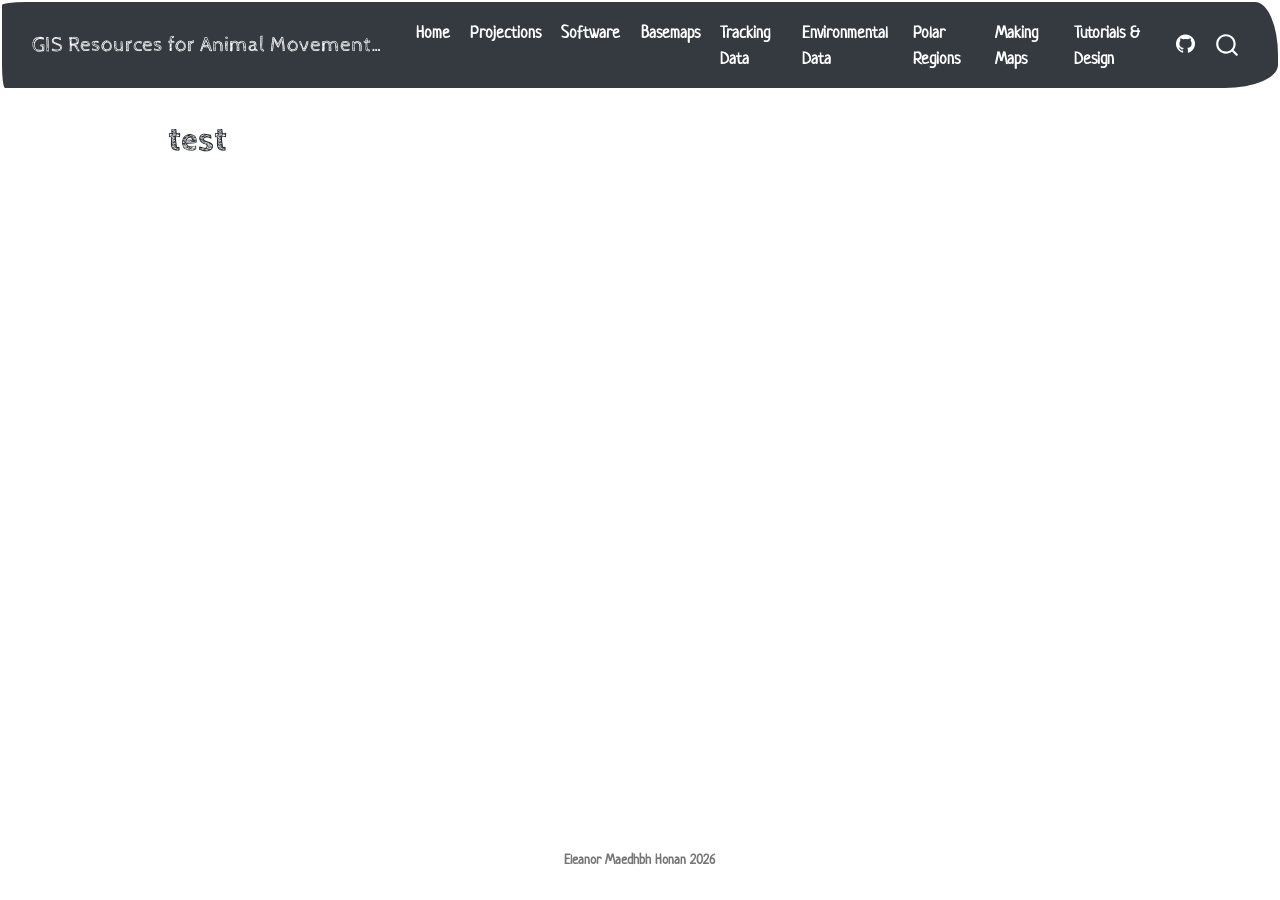
<file: docs/test.html>
<!DOCTYPE html>
<html xmlns="http://www.w3.org/1999/xhtml" lang="en" xml:lang="en"><head>

<meta charset="utf-8">
<meta name="generator" content="quarto-1.7.32">

<meta name="viewport" content="width=device-width, initial-scale=1.0, user-scalable=yes">


<title>test – GIS Resources for Animal Movement Studies</title>
<style>
code{white-space: pre-wrap;}
span.smallcaps{font-variant: small-caps;}
div.columns{display: flex; gap: min(4vw, 1.5em);}
div.column{flex: auto; overflow-x: auto;}
div.hanging-indent{margin-left: 1.5em; text-indent: -1.5em;}
ul.task-list{list-style: none;}
ul.task-list li input[type="checkbox"] {
  width: 0.8em;
  margin: 0 0.8em 0.2em -1em; /* quarto-specific, see https://github.com/quarto-dev/quarto-cli/issues/4556 */ 
  vertical-align: middle;
}
</style>


<script src="site_libs/quarto-nav/quarto-nav.js"></script>
<script src="site_libs/quarto-nav/headroom.min.js"></script>
<script src="site_libs/clipboard/clipboard.min.js"></script>
<script src="site_libs/quarto-search/autocomplete.umd.js"></script>
<script src="site_libs/quarto-search/fuse.min.js"></script>
<script src="site_libs/quarto-search/quarto-search.js"></script>
<meta name="quarto:offset" content="./">
<script src="site_libs/quarto-html/quarto.js" type="module"></script>
<script src="site_libs/quarto-html/tabsets/tabsets.js" type="module"></script>
<script src="site_libs/quarto-html/popper.min.js"></script>
<script src="site_libs/quarto-html/tippy.umd.min.js"></script>
<script src="site_libs/quarto-html/anchor.min.js"></script>
<link href="site_libs/quarto-html/tippy.css" rel="stylesheet">
<link href="site_libs/quarto-html/quarto-syntax-highlighting-37eea08aefeeee20ff55810ff984fec1.css" rel="stylesheet" id="quarto-text-highlighting-styles">
<script src="site_libs/bootstrap/bootstrap.min.js"></script>
<link href="site_libs/bootstrap/bootstrap-icons.css" rel="stylesheet">
<link href="site_libs/bootstrap/bootstrap-3a45a57bee8facab7f226ec286ff867e.min.css" rel="stylesheet" append-hash="true" id="quarto-bootstrap" data-mode="light">
<script id="quarto-search-options" type="application/json">{
  "location": "navbar",
  "copy-button": false,
  "collapse-after": 3,
  "panel-placement": "end",
  "type": "overlay",
  "limit": 50,
  "keyboard-shortcut": [
    "f",
    "/",
    "s"
  ],
  "show-item-context": false,
  "language": {
    "search-no-results-text": "No results",
    "search-matching-documents-text": "matching documents",
    "search-copy-link-title": "Copy link to search",
    "search-hide-matches-text": "Hide additional matches",
    "search-more-match-text": "more match in this document",
    "search-more-matches-text": "more matches in this document",
    "search-clear-button-title": "Clear",
    "search-text-placeholder": "",
    "search-detached-cancel-button-title": "Cancel",
    "search-submit-button-title": "Submit",
    "search-label": "Search"
  }
}</script>


</head>

<body class="nav-fixed quarto-light">

<div id="quarto-search-results"></div>
  <header id="quarto-header" class="headroom fixed-top">
    <nav class="navbar navbar-expand-lg " data-bs-theme="dark">
      <div class="navbar-container container-fluid">
      <div class="navbar-brand-container mx-auto">
    <a class="navbar-brand" href="./index.html">
    <span class="navbar-title">GIS Resources for Animal Movement Studies</span>
    </a>
  </div>
            <div id="quarto-search" class="" title="Search"></div>
          <button class="navbar-toggler" type="button" data-bs-toggle="collapse" data-bs-target="#navbarCollapse" aria-controls="navbarCollapse" role="menu" aria-expanded="false" aria-label="Toggle navigation" onclick="if (window.quartoToggleHeadroom) { window.quartoToggleHeadroom(); }">
  <span class="navbar-toggler-icon"></span>
</button>
          <div class="collapse navbar-collapse" id="navbarCollapse">
            <ul class="navbar-nav navbar-nav-scroll me-auto">
  <li class="nav-item">
    <a class="nav-link" href="./index.html"> 
<span class="menu-text">Home</span></a>
  </li>  
  <li class="nav-item">
    <a class="nav-link" href="./Projections.html"> 
<span class="menu-text">Projections</span></a>
  </li>  
  <li class="nav-item">
    <a class="nav-link" href="./Software.html"> 
<span class="menu-text">Software</span></a>
  </li>  
  <li class="nav-item">
    <a class="nav-link" href="./Basemaps.html"> 
<span class="menu-text">Basemaps</span></a>
  </li>  
  <li class="nav-item">
    <a class="nav-link" href="./Tracking_Data.html"> 
<span class="menu-text">Tracking Data</span></a>
  </li>  
  <li class="nav-item">
    <a class="nav-link" href="./Environmental_Data.html"> 
<span class="menu-text">Environmental Data</span></a>
  </li>  
  <li class="nav-item">
    <a class="nav-link" href="./Polar_Regions.html"> 
<span class="menu-text">Polar Regions</span></a>
  </li>  
  <li class="nav-item">
    <a class="nav-link" href="./Making_Maps.html"> 
<span class="menu-text">Making Maps</span></a>
  </li>  
  <li class="nav-item">
    <a class="nav-link" href="./Tutorials.html"> 
<span class="menu-text">Tutorials &amp; Design</span></a>
  </li>  
</ul>
            <ul class="navbar-nav navbar-nav-scroll ms-auto">
  <li class="nav-item compact">
    <a class="nav-link" href="https://github.com/E-Honan/GIS-Resources"> <i class="bi bi-github" role="img">
</i> 
<span class="menu-text"></span></a>
  </li>  
</ul>
          </div> <!-- /navcollapse -->
            <div class="quarto-navbar-tools">
</div>
      </div> <!-- /container-fluid -->
    </nav>
</header>
<!-- content -->
<div id="quarto-content" class="quarto-container page-columns page-rows-contents page-layout-article page-navbar">
<!-- sidebar -->
<!-- margin-sidebar -->
    <div id="quarto-margin-sidebar" class="sidebar margin-sidebar zindex-bottom">
        
    </div>
<!-- main -->
<main class="content" id="quarto-document-content">

<header id="title-block-header" class="quarto-title-block default">
<div class="quarto-title">
<h1 class="title">test</h1>
</div>



<div class="quarto-title-meta">

    
  
    
  </div>
  


</header>





</main> <!-- /main -->
<script id="quarto-html-after-body" type="application/javascript">
  window.document.addEventListener("DOMContentLoaded", function (event) {
    const icon = "";
    const anchorJS = new window.AnchorJS();
    anchorJS.options = {
      placement: 'right',
      icon: icon
    };
    anchorJS.add('.anchored');
    const isCodeAnnotation = (el) => {
      for (const clz of el.classList) {
        if (clz.startsWith('code-annotation-')) {                     
          return true;
        }
      }
      return false;
    }
    const onCopySuccess = function(e) {
      // button target
      const button = e.trigger;
      // don't keep focus
      button.blur();
      // flash "checked"
      button.classList.add('code-copy-button-checked');
      var currentTitle = button.getAttribute("title");
      button.setAttribute("title", "Copied!");
      let tooltip;
      if (window.bootstrap) {
        button.setAttribute("data-bs-toggle", "tooltip");
        button.setAttribute("data-bs-placement", "left");
        button.setAttribute("data-bs-title", "Copied!");
        tooltip = new bootstrap.Tooltip(button, 
          { trigger: "manual", 
            customClass: "code-copy-button-tooltip",
            offset: [0, -8]});
        tooltip.show();    
      }
      setTimeout(function() {
        if (tooltip) {
          tooltip.hide();
          button.removeAttribute("data-bs-title");
          button.removeAttribute("data-bs-toggle");
          button.removeAttribute("data-bs-placement");
        }
        button.setAttribute("title", currentTitle);
        button.classList.remove('code-copy-button-checked');
      }, 1000);
      // clear code selection
      e.clearSelection();
    }
    const getTextToCopy = function(trigger) {
        const codeEl = trigger.previousElementSibling.cloneNode(true);
        for (const childEl of codeEl.children) {
          if (isCodeAnnotation(childEl)) {
            childEl.remove();
          }
        }
        return codeEl.innerText;
    }
    const clipboard = new window.ClipboardJS('.code-copy-button:not([data-in-quarto-modal])', {
      text: getTextToCopy
    });
    clipboard.on('success', onCopySuccess);
    if (window.document.getElementById('quarto-embedded-source-code-modal')) {
      const clipboardModal = new window.ClipboardJS('.code-copy-button[data-in-quarto-modal]', {
        text: getTextToCopy,
        container: window.document.getElementById('quarto-embedded-source-code-modal')
      });
      clipboardModal.on('success', onCopySuccess);
    }
      var localhostRegex = new RegExp(/^(?:http|https):\/\/localhost\:?[0-9]*\//);
      var mailtoRegex = new RegExp(/^mailto:/);
        var filterRegex = new RegExp('/' + window.location.host + '/');
      var isInternal = (href) => {
          return filterRegex.test(href) || localhostRegex.test(href) || mailtoRegex.test(href);
      }
      // Inspect non-navigation links and adorn them if external
     var links = window.document.querySelectorAll('a[href]:not(.nav-link):not(.navbar-brand):not(.toc-action):not(.sidebar-link):not(.sidebar-item-toggle):not(.pagination-link):not(.no-external):not([aria-hidden]):not(.dropdown-item):not(.quarto-navigation-tool):not(.about-link)');
      for (var i=0; i<links.length; i++) {
        const link = links[i];
        if (!isInternal(link.href)) {
          // undo the damage that might have been done by quarto-nav.js in the case of
          // links that we want to consider external
          if (link.dataset.originalHref !== undefined) {
            link.href = link.dataset.originalHref;
          }
        }
      }
    function tippyHover(el, contentFn, onTriggerFn, onUntriggerFn) {
      const config = {
        allowHTML: true,
        maxWidth: 500,
        delay: 100,
        arrow: false,
        appendTo: function(el) {
            return el.parentElement;
        },
        interactive: true,
        interactiveBorder: 10,
        theme: 'quarto',
        placement: 'bottom-start',
      };
      if (contentFn) {
        config.content = contentFn;
      }
      if (onTriggerFn) {
        config.onTrigger = onTriggerFn;
      }
      if (onUntriggerFn) {
        config.onUntrigger = onUntriggerFn;
      }
      window.tippy(el, config); 
    }
    const noterefs = window.document.querySelectorAll('a[role="doc-noteref"]');
    for (var i=0; i<noterefs.length; i++) {
      const ref = noterefs[i];
      tippyHover(ref, function() {
        // use id or data attribute instead here
        let href = ref.getAttribute('data-footnote-href') || ref.getAttribute('href');
        try { href = new URL(href).hash; } catch {}
        const id = href.replace(/^#\/?/, "");
        const note = window.document.getElementById(id);
        if (note) {
          return note.innerHTML;
        } else {
          return "";
        }
      });
    }
    const xrefs = window.document.querySelectorAll('a.quarto-xref');
    const processXRef = (id, note) => {
      // Strip column container classes
      const stripColumnClz = (el) => {
        el.classList.remove("page-full", "page-columns");
        if (el.children) {
          for (const child of el.children) {
            stripColumnClz(child);
          }
        }
      }
      stripColumnClz(note)
      if (id === null || id.startsWith('sec-')) {
        // Special case sections, only their first couple elements
        const container = document.createElement("div");
        if (note.children && note.children.length > 2) {
          container.appendChild(note.children[0].cloneNode(true));
          for (let i = 1; i < note.children.length; i++) {
            const child = note.children[i];
            if (child.tagName === "P" && child.innerText === "") {
              continue;
            } else {
              container.appendChild(child.cloneNode(true));
              break;
            }
          }
          if (window.Quarto?.typesetMath) {
            window.Quarto.typesetMath(container);
          }
          return container.innerHTML
        } else {
          if (window.Quarto?.typesetMath) {
            window.Quarto.typesetMath(note);
          }
          return note.innerHTML;
        }
      } else {
        // Remove any anchor links if they are present
        const anchorLink = note.querySelector('a.anchorjs-link');
        if (anchorLink) {
          anchorLink.remove();
        }
        if (window.Quarto?.typesetMath) {
          window.Quarto.typesetMath(note);
        }
        if (note.classList.contains("callout")) {
          return note.outerHTML;
        } else {
          return note.innerHTML;
        }
      }
    }
    for (var i=0; i<xrefs.length; i++) {
      const xref = xrefs[i];
      tippyHover(xref, undefined, function(instance) {
        instance.disable();
        let url = xref.getAttribute('href');
        let hash = undefined; 
        if (url.startsWith('#')) {
          hash = url;
        } else {
          try { hash = new URL(url).hash; } catch {}
        }
        if (hash) {
          const id = hash.replace(/^#\/?/, "");
          const note = window.document.getElementById(id);
          if (note !== null) {
            try {
              const html = processXRef(id, note.cloneNode(true));
              instance.setContent(html);
            } finally {
              instance.enable();
              instance.show();
            }
          } else {
            // See if we can fetch this
            fetch(url.split('#')[0])
            .then(res => res.text())
            .then(html => {
              const parser = new DOMParser();
              const htmlDoc = parser.parseFromString(html, "text/html");
              const note = htmlDoc.getElementById(id);
              if (note !== null) {
                const html = processXRef(id, note);
                instance.setContent(html);
              } 
            }).finally(() => {
              instance.enable();
              instance.show();
            });
          }
        } else {
          // See if we can fetch a full url (with no hash to target)
          // This is a special case and we should probably do some content thinning / targeting
          fetch(url)
          .then(res => res.text())
          .then(html => {
            const parser = new DOMParser();
            const htmlDoc = parser.parseFromString(html, "text/html");
            const note = htmlDoc.querySelector('main.content');
            if (note !== null) {
              // This should only happen for chapter cross references
              // (since there is no id in the URL)
              // remove the first header
              if (note.children.length > 0 && note.children[0].tagName === "HEADER") {
                note.children[0].remove();
              }
              const html = processXRef(null, note);
              instance.setContent(html);
            } 
          }).finally(() => {
            instance.enable();
            instance.show();
          });
        }
      }, function(instance) {
      });
    }
        let selectedAnnoteEl;
        const selectorForAnnotation = ( cell, annotation) => {
          let cellAttr = 'data-code-cell="' + cell + '"';
          let lineAttr = 'data-code-annotation="' +  annotation + '"';
          const selector = 'span[' + cellAttr + '][' + lineAttr + ']';
          return selector;
        }
        const selectCodeLines = (annoteEl) => {
          const doc = window.document;
          const targetCell = annoteEl.getAttribute("data-target-cell");
          const targetAnnotation = annoteEl.getAttribute("data-target-annotation");
          const annoteSpan = window.document.querySelector(selectorForAnnotation(targetCell, targetAnnotation));
          const lines = annoteSpan.getAttribute("data-code-lines").split(",");
          const lineIds = lines.map((line) => {
            return targetCell + "-" + line;
          })
          let top = null;
          let height = null;
          let parent = null;
          if (lineIds.length > 0) {
              //compute the position of the single el (top and bottom and make a div)
              const el = window.document.getElementById(lineIds[0]);
              top = el.offsetTop;
              height = el.offsetHeight;
              parent = el.parentElement.parentElement;
            if (lineIds.length > 1) {
              const lastEl = window.document.getElementById(lineIds[lineIds.length - 1]);
              const bottom = lastEl.offsetTop + lastEl.offsetHeight;
              height = bottom - top;
            }
            if (top !== null && height !== null && parent !== null) {
              // cook up a div (if necessary) and position it 
              let div = window.document.getElementById("code-annotation-line-highlight");
              if (div === null) {
                div = window.document.createElement("div");
                div.setAttribute("id", "code-annotation-line-highlight");
                div.style.position = 'absolute';
                parent.appendChild(div);
              }
              div.style.top = top - 2 + "px";
              div.style.height = height + 4 + "px";
              div.style.left = 0;
              let gutterDiv = window.document.getElementById("code-annotation-line-highlight-gutter");
              if (gutterDiv === null) {
                gutterDiv = window.document.createElement("div");
                gutterDiv.setAttribute("id", "code-annotation-line-highlight-gutter");
                gutterDiv.style.position = 'absolute';
                const codeCell = window.document.getElementById(targetCell);
                const gutter = codeCell.querySelector('.code-annotation-gutter');
                gutter.appendChild(gutterDiv);
              }
              gutterDiv.style.top = top - 2 + "px";
              gutterDiv.style.height = height + 4 + "px";
            }
            selectedAnnoteEl = annoteEl;
          }
        };
        const unselectCodeLines = () => {
          const elementsIds = ["code-annotation-line-highlight", "code-annotation-line-highlight-gutter"];
          elementsIds.forEach((elId) => {
            const div = window.document.getElementById(elId);
            if (div) {
              div.remove();
            }
          });
          selectedAnnoteEl = undefined;
        };
          // Handle positioning of the toggle
      window.addEventListener(
        "resize",
        throttle(() => {
          elRect = undefined;
          if (selectedAnnoteEl) {
            selectCodeLines(selectedAnnoteEl);
          }
        }, 10)
      );
      function throttle(fn, ms) {
      let throttle = false;
      let timer;
        return (...args) => {
          if(!throttle) { // first call gets through
              fn.apply(this, args);
              throttle = true;
          } else { // all the others get throttled
              if(timer) clearTimeout(timer); // cancel #2
              timer = setTimeout(() => {
                fn.apply(this, args);
                timer = throttle = false;
              }, ms);
          }
        };
      }
        // Attach click handler to the DT
        const annoteDls = window.document.querySelectorAll('dt[data-target-cell]');
        for (const annoteDlNode of annoteDls) {
          annoteDlNode.addEventListener('click', (event) => {
            const clickedEl = event.target;
            if (clickedEl !== selectedAnnoteEl) {
              unselectCodeLines();
              const activeEl = window.document.querySelector('dt[data-target-cell].code-annotation-active');
              if (activeEl) {
                activeEl.classList.remove('code-annotation-active');
              }
              selectCodeLines(clickedEl);
              clickedEl.classList.add('code-annotation-active');
            } else {
              // Unselect the line
              unselectCodeLines();
              clickedEl.classList.remove('code-annotation-active');
            }
          });
        }
    const findCites = (el) => {
      const parentEl = el.parentElement;
      if (parentEl) {
        const cites = parentEl.dataset.cites;
        if (cites) {
          return {
            el,
            cites: cites.split(' ')
          };
        } else {
          return findCites(el.parentElement)
        }
      } else {
        return undefined;
      }
    };
    var bibliorefs = window.document.querySelectorAll('a[role="doc-biblioref"]');
    for (var i=0; i<bibliorefs.length; i++) {
      const ref = bibliorefs[i];
      const citeInfo = findCites(ref);
      if (citeInfo) {
        tippyHover(citeInfo.el, function() {
          var popup = window.document.createElement('div');
          citeInfo.cites.forEach(function(cite) {
            var citeDiv = window.document.createElement('div');
            citeDiv.classList.add('hanging-indent');
            citeDiv.classList.add('csl-entry');
            var biblioDiv = window.document.getElementById('ref-' + cite);
            if (biblioDiv) {
              citeDiv.innerHTML = biblioDiv.innerHTML;
            }
            popup.appendChild(citeDiv);
          });
          return popup.innerHTML;
        });
      }
    }
  });
  </script>
</div> <!-- /content -->
<footer class="footer">
  <div class="nav-footer">
    <div class="nav-footer-left">
      &nbsp;
    </div>   
    <div class="nav-footer-center">
<p>Eleanor Maedhbh Honan 2026</p>
</div>
    <div class="nav-footer-right">
      &nbsp;
    </div>
  </div>
</footer>




</body></html>
</file>
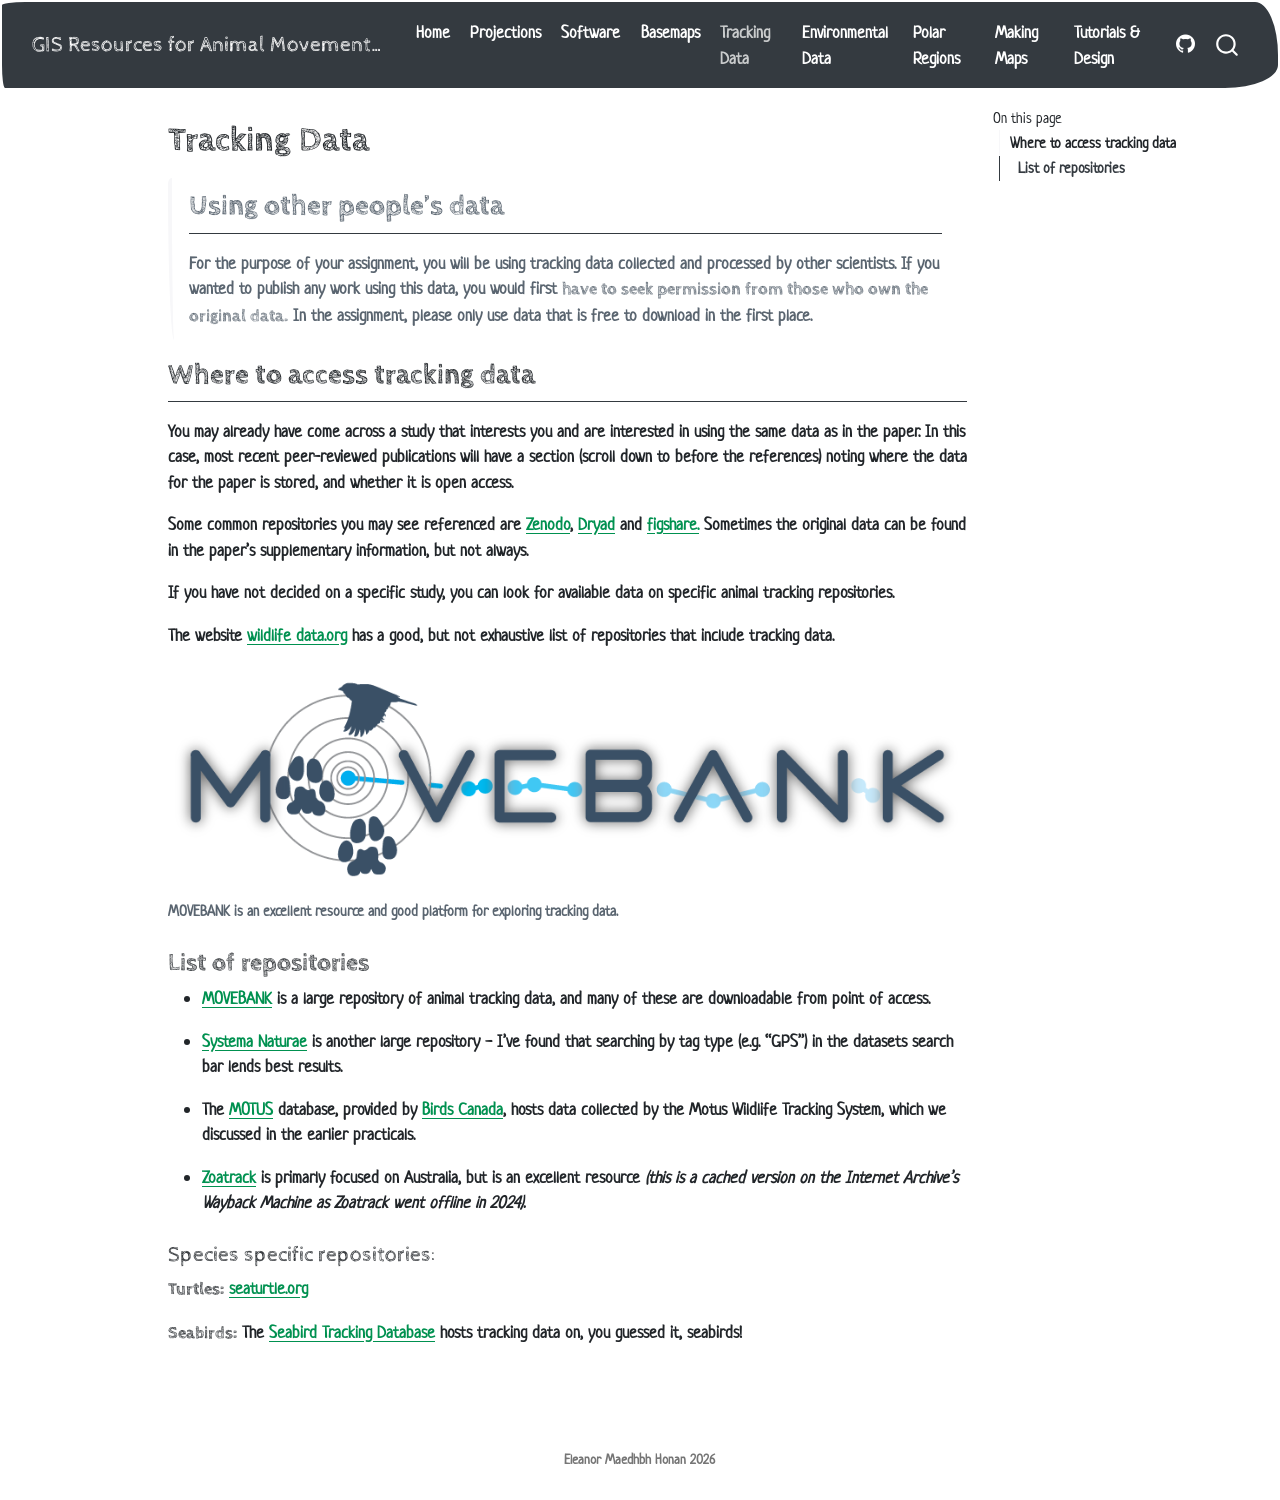
<file: docs/Tracking_Data.html>
<!DOCTYPE html>
<html xmlns="http://www.w3.org/1999/xhtml" lang="en" xml:lang="en"><head>

<meta charset="utf-8">
<meta name="generator" content="quarto-1.7.32">

<meta name="viewport" content="width=device-width, initial-scale=1.0, user-scalable=yes">


<title>Tracking Data – GIS Resources for Animal Movement Studies</title>
<style>
code{white-space: pre-wrap;}
span.smallcaps{font-variant: small-caps;}
div.columns{display: flex; gap: min(4vw, 1.5em);}
div.column{flex: auto; overflow-x: auto;}
div.hanging-indent{margin-left: 1.5em; text-indent: -1.5em;}
ul.task-list{list-style: none;}
ul.task-list li input[type="checkbox"] {
  width: 0.8em;
  margin: 0 0.8em 0.2em -1em; /* quarto-specific, see https://github.com/quarto-dev/quarto-cli/issues/4556 */ 
  vertical-align: middle;
}
</style>


<script src="site_libs/quarto-nav/quarto-nav.js"></script>
<script src="site_libs/quarto-nav/headroom.min.js"></script>
<script src="site_libs/clipboard/clipboard.min.js"></script>
<script src="site_libs/quarto-search/autocomplete.umd.js"></script>
<script src="site_libs/quarto-search/fuse.min.js"></script>
<script src="site_libs/quarto-search/quarto-search.js"></script>
<meta name="quarto:offset" content="./">
<script src="site_libs/quarto-html/quarto.js" type="module"></script>
<script src="site_libs/quarto-html/tabsets/tabsets.js" type="module"></script>
<script src="site_libs/quarto-html/popper.min.js"></script>
<script src="site_libs/quarto-html/tippy.umd.min.js"></script>
<script src="site_libs/quarto-html/anchor.min.js"></script>
<link href="site_libs/quarto-html/tippy.css" rel="stylesheet">
<link href="site_libs/quarto-html/quarto-syntax-highlighting-37eea08aefeeee20ff55810ff984fec1.css" rel="stylesheet" id="quarto-text-highlighting-styles">
<script src="site_libs/bootstrap/bootstrap.min.js"></script>
<link href="site_libs/bootstrap/bootstrap-icons.css" rel="stylesheet">
<link href="site_libs/bootstrap/bootstrap-3a45a57bee8facab7f226ec286ff867e.min.css" rel="stylesheet" append-hash="true" id="quarto-bootstrap" data-mode="light">
<script id="quarto-search-options" type="application/json">{
  "location": "navbar",
  "copy-button": false,
  "collapse-after": 3,
  "panel-placement": "end",
  "type": "overlay",
  "limit": 50,
  "keyboard-shortcut": [
    "f",
    "/",
    "s"
  ],
  "show-item-context": false,
  "language": {
    "search-no-results-text": "No results",
    "search-matching-documents-text": "matching documents",
    "search-copy-link-title": "Copy link to search",
    "search-hide-matches-text": "Hide additional matches",
    "search-more-match-text": "more match in this document",
    "search-more-matches-text": "more matches in this document",
    "search-clear-button-title": "Clear",
    "search-text-placeholder": "",
    "search-detached-cancel-button-title": "Cancel",
    "search-submit-button-title": "Submit",
    "search-label": "Search"
  }
}</script>


</head>

<body class="nav-fixed quarto-light">

<div id="quarto-search-results"></div>
  <header id="quarto-header" class="headroom fixed-top">
    <nav class="navbar navbar-expand-lg " data-bs-theme="dark">
      <div class="navbar-container container-fluid">
      <div class="navbar-brand-container mx-auto">
    <a class="navbar-brand" href="./index.html">
    <span class="navbar-title">GIS Resources for Animal Movement Studies</span>
    </a>
  </div>
            <div id="quarto-search" class="" title="Search"></div>
          <button class="navbar-toggler" type="button" data-bs-toggle="collapse" data-bs-target="#navbarCollapse" aria-controls="navbarCollapse" role="menu" aria-expanded="false" aria-label="Toggle navigation" onclick="if (window.quartoToggleHeadroom) { window.quartoToggleHeadroom(); }">
  <span class="navbar-toggler-icon"></span>
</button>
          <div class="collapse navbar-collapse" id="navbarCollapse">
            <ul class="navbar-nav navbar-nav-scroll me-auto">
  <li class="nav-item">
    <a class="nav-link" href="./index.html"> 
<span class="menu-text">Home</span></a>
  </li>  
  <li class="nav-item">
    <a class="nav-link" href="./Projections.html"> 
<span class="menu-text">Projections</span></a>
  </li>  
  <li class="nav-item">
    <a class="nav-link" href="./Software.html"> 
<span class="menu-text">Software</span></a>
  </li>  
  <li class="nav-item">
    <a class="nav-link" href="./Basemaps.html"> 
<span class="menu-text">Basemaps</span></a>
  </li>  
  <li class="nav-item">
    <a class="nav-link active" href="./Tracking_Data.html" aria-current="page"> 
<span class="menu-text">Tracking Data</span></a>
  </li>  
  <li class="nav-item">
    <a class="nav-link" href="./Environmental_Data.html"> 
<span class="menu-text">Environmental Data</span></a>
  </li>  
  <li class="nav-item">
    <a class="nav-link" href="./Polar_Regions.html"> 
<span class="menu-text">Polar Regions</span></a>
  </li>  
  <li class="nav-item">
    <a class="nav-link" href="./Making_Maps.html"> 
<span class="menu-text">Making Maps</span></a>
  </li>  
  <li class="nav-item">
    <a class="nav-link" href="./Tutorials.html"> 
<span class="menu-text">Tutorials &amp; Design</span></a>
  </li>  
</ul>
            <ul class="navbar-nav navbar-nav-scroll ms-auto">
  <li class="nav-item compact">
    <a class="nav-link" href="https://github.com/E-Honan/GIS-Resources"> <i class="bi bi-github" role="img">
</i> 
<span class="menu-text"></span></a>
  </li>  
</ul>
          </div> <!-- /navcollapse -->
            <div class="quarto-navbar-tools">
</div>
      </div> <!-- /container-fluid -->
    </nav>
</header>
<!-- content -->
<div id="quarto-content" class="quarto-container page-columns page-rows-contents page-layout-article page-navbar">
<!-- sidebar -->
<!-- margin-sidebar -->
    <div id="quarto-margin-sidebar" class="sidebar margin-sidebar">
        <nav id="TOC" role="doc-toc" class="toc-active">
    <h2 id="toc-title">On this page</h2>
   
  <ul>
  <li><a href="#where-to-access-tracking-data" id="toc-where-to-access-tracking-data" class="nav-link active" data-scroll-target="#where-to-access-tracking-data">Where to access tracking data</a>
  <ul class="collapse">
  <li><a href="#list-of-repositories" id="toc-list-of-repositories" class="nav-link" data-scroll-target="#list-of-repositories">List of repositories</a></li>
  </ul></li>
  </ul>
</nav>
    </div>
<!-- main -->
<main class="content" id="quarto-document-content">

<header id="title-block-header" class="quarto-title-block default">
<div class="quarto-title">
<h1 class="title">Tracking Data</h1>
</div>



<div class="quarto-title-meta">

    
  
    
  </div>
  


</header>


<blockquote class="blockquote">
<h2 id="using-other-peoples-data" class="anchored">Using other people’s data</h2>
<p>For the purpose of your assignment, you will be using tracking data collected and processed by other scientists. If you wanted to publish any work using this data, you would first <strong>have to seek permission from those who own the original data.</strong> In the assignment, please only use data that is free to download in the first place.</p>
</blockquote>
<section id="where-to-access-tracking-data" class="level2">
<h2 class="anchored" data-anchor-id="where-to-access-tracking-data">Where to access tracking data</h2>
<p>You may already have come across a study that interests you and are interested in using the same data as in the paper. In this case, most recent peer-reviewed publications will have a section (scroll down to before the references) noting where the data for the paper is stored, and whether it is open access.</p>
<p>Some common repositories you may see referenced are <a href="https://zenodo.org/">Zenodo</a>, <a href="https://datadryad.org/">Dryad</a> and <a href="https://figshare.com/">figshare.</a> Sometimes the original data can be found in the paper’s supplementary information, but not always.</p>
<p>If you have not decided on a specific study, you can look for available data on specific animal tracking repositories.</p>
<p>The website <a href="https://wildlifedata.org/">wildlife data.org</a> has a good, but not exhaustive list of repositories that include tracking data.</p>
<div class="quarto-figure quarto-figure-right">
<figure class="figure">
<p><img src="movebank_logo.png" class="img-fluid figure-img" width="900"></p>
<figcaption>MOVEBANK is an excellent resource and good platform for exploring tracking data.</figcaption>
</figure>
</div>
<section id="list-of-repositories" class="level3">
<h3 class="anchored" data-anchor-id="list-of-repositories">List of repositories</h3>
<ul>
<li><p><a href="https://www.movebank.org/cms/movebank-main">MOVEBANK</a> is a large repository of animal tracking data, and many of these are downloadable from point of access.</p></li>
<li><p><a href="https://systemanaturae.org/about/">Systema Naturae</a> is another large repository - I’ve found that searching by tag type (e.g.&nbsp;“GPS”) in the datasets search bar lends best results.</p></li>
<li><p>The <a href="https://motus.org/dashboard/#f=%7B%7D">MOTUS</a> database, provided by <a href="https://www.birdscanada.org/">Birds Canada</a>, hosts data collected by the Motus Wildlife Tracking System, which we discussed in the earlier practicals.</p></li>
<li><p><a href="https://web.archive.org/web/20230806213233/https://zoatrack.org/home">Zoatrack</a> is primarly focused on Australia, but is an excellent resource <em>(this is a cached version on the Internet Archive’s Wayback Machine as Zoatrack went offline in 2024).</em></p></li>
</ul>
<section id="species-specific-repositories" class="level4">
<h4 class="anchored" data-anchor-id="species-specific-repositories">Species specific repositories:</h4>
<p><strong>Turtles:</strong> <a href="http://www.seaturtle.org/">seaturtle.org</a></p>
<p><strong>Seabirds:</strong> The <a href="https://www.seabirdtracking.org/">Seabird Tracking Database</a> hosts tracking data on, you guessed it, seabirds!</p>


</section>
</section>
</section>

</main> <!-- /main -->
<script id="quarto-html-after-body" type="application/javascript">
  window.document.addEventListener("DOMContentLoaded", function (event) {
    const icon = "";
    const anchorJS = new window.AnchorJS();
    anchorJS.options = {
      placement: 'right',
      icon: icon
    };
    anchorJS.add('.anchored');
    const isCodeAnnotation = (el) => {
      for (const clz of el.classList) {
        if (clz.startsWith('code-annotation-')) {                     
          return true;
        }
      }
      return false;
    }
    const onCopySuccess = function(e) {
      // button target
      const button = e.trigger;
      // don't keep focus
      button.blur();
      // flash "checked"
      button.classList.add('code-copy-button-checked');
      var currentTitle = button.getAttribute("title");
      button.setAttribute("title", "Copied!");
      let tooltip;
      if (window.bootstrap) {
        button.setAttribute("data-bs-toggle", "tooltip");
        button.setAttribute("data-bs-placement", "left");
        button.setAttribute("data-bs-title", "Copied!");
        tooltip = new bootstrap.Tooltip(button, 
          { trigger: "manual", 
            customClass: "code-copy-button-tooltip",
            offset: [0, -8]});
        tooltip.show();    
      }
      setTimeout(function() {
        if (tooltip) {
          tooltip.hide();
          button.removeAttribute("data-bs-title");
          button.removeAttribute("data-bs-toggle");
          button.removeAttribute("data-bs-placement");
        }
        button.setAttribute("title", currentTitle);
        button.classList.remove('code-copy-button-checked');
      }, 1000);
      // clear code selection
      e.clearSelection();
    }
    const getTextToCopy = function(trigger) {
        const codeEl = trigger.previousElementSibling.cloneNode(true);
        for (const childEl of codeEl.children) {
          if (isCodeAnnotation(childEl)) {
            childEl.remove();
          }
        }
        return codeEl.innerText;
    }
    const clipboard = new window.ClipboardJS('.code-copy-button:not([data-in-quarto-modal])', {
      text: getTextToCopy
    });
    clipboard.on('success', onCopySuccess);
    if (window.document.getElementById('quarto-embedded-source-code-modal')) {
      const clipboardModal = new window.ClipboardJS('.code-copy-button[data-in-quarto-modal]', {
        text: getTextToCopy,
        container: window.document.getElementById('quarto-embedded-source-code-modal')
      });
      clipboardModal.on('success', onCopySuccess);
    }
      var localhostRegex = new RegExp(/^(?:http|https):\/\/localhost\:?[0-9]*\//);
      var mailtoRegex = new RegExp(/^mailto:/);
        var filterRegex = new RegExp('/' + window.location.host + '/');
      var isInternal = (href) => {
          return filterRegex.test(href) || localhostRegex.test(href) || mailtoRegex.test(href);
      }
      // Inspect non-navigation links and adorn them if external
     var links = window.document.querySelectorAll('a[href]:not(.nav-link):not(.navbar-brand):not(.toc-action):not(.sidebar-link):not(.sidebar-item-toggle):not(.pagination-link):not(.no-external):not([aria-hidden]):not(.dropdown-item):not(.quarto-navigation-tool):not(.about-link)');
      for (var i=0; i<links.length; i++) {
        const link = links[i];
        if (!isInternal(link.href)) {
          // undo the damage that might have been done by quarto-nav.js in the case of
          // links that we want to consider external
          if (link.dataset.originalHref !== undefined) {
            link.href = link.dataset.originalHref;
          }
        }
      }
    function tippyHover(el, contentFn, onTriggerFn, onUntriggerFn) {
      const config = {
        allowHTML: true,
        maxWidth: 500,
        delay: 100,
        arrow: false,
        appendTo: function(el) {
            return el.parentElement;
        },
        interactive: true,
        interactiveBorder: 10,
        theme: 'quarto',
        placement: 'bottom-start',
      };
      if (contentFn) {
        config.content = contentFn;
      }
      if (onTriggerFn) {
        config.onTrigger = onTriggerFn;
      }
      if (onUntriggerFn) {
        config.onUntrigger = onUntriggerFn;
      }
      window.tippy(el, config); 
    }
    const noterefs = window.document.querySelectorAll('a[role="doc-noteref"]');
    for (var i=0; i<noterefs.length; i++) {
      const ref = noterefs[i];
      tippyHover(ref, function() {
        // use id or data attribute instead here
        let href = ref.getAttribute('data-footnote-href') || ref.getAttribute('href');
        try { href = new URL(href).hash; } catch {}
        const id = href.replace(/^#\/?/, "");
        const note = window.document.getElementById(id);
        if (note) {
          return note.innerHTML;
        } else {
          return "";
        }
      });
    }
    const xrefs = window.document.querySelectorAll('a.quarto-xref');
    const processXRef = (id, note) => {
      // Strip column container classes
      const stripColumnClz = (el) => {
        el.classList.remove("page-full", "page-columns");
        if (el.children) {
          for (const child of el.children) {
            stripColumnClz(child);
          }
        }
      }
      stripColumnClz(note)
      if (id === null || id.startsWith('sec-')) {
        // Special case sections, only their first couple elements
        const container = document.createElement("div");
        if (note.children && note.children.length > 2) {
          container.appendChild(note.children[0].cloneNode(true));
          for (let i = 1; i < note.children.length; i++) {
            const child = note.children[i];
            if (child.tagName === "P" && child.innerText === "") {
              continue;
            } else {
              container.appendChild(child.cloneNode(true));
              break;
            }
          }
          if (window.Quarto?.typesetMath) {
            window.Quarto.typesetMath(container);
          }
          return container.innerHTML
        } else {
          if (window.Quarto?.typesetMath) {
            window.Quarto.typesetMath(note);
          }
          return note.innerHTML;
        }
      } else {
        // Remove any anchor links if they are present
        const anchorLink = note.querySelector('a.anchorjs-link');
        if (anchorLink) {
          anchorLink.remove();
        }
        if (window.Quarto?.typesetMath) {
          window.Quarto.typesetMath(note);
        }
        if (note.classList.contains("callout")) {
          return note.outerHTML;
        } else {
          return note.innerHTML;
        }
      }
    }
    for (var i=0; i<xrefs.length; i++) {
      const xref = xrefs[i];
      tippyHover(xref, undefined, function(instance) {
        instance.disable();
        let url = xref.getAttribute('href');
        let hash = undefined; 
        if (url.startsWith('#')) {
          hash = url;
        } else {
          try { hash = new URL(url).hash; } catch {}
        }
        if (hash) {
          const id = hash.replace(/^#\/?/, "");
          const note = window.document.getElementById(id);
          if (note !== null) {
            try {
              const html = processXRef(id, note.cloneNode(true));
              instance.setContent(html);
            } finally {
              instance.enable();
              instance.show();
            }
          } else {
            // See if we can fetch this
            fetch(url.split('#')[0])
            .then(res => res.text())
            .then(html => {
              const parser = new DOMParser();
              const htmlDoc = parser.parseFromString(html, "text/html");
              const note = htmlDoc.getElementById(id);
              if (note !== null) {
                const html = processXRef(id, note);
                instance.setContent(html);
              } 
            }).finally(() => {
              instance.enable();
              instance.show();
            });
          }
        } else {
          // See if we can fetch a full url (with no hash to target)
          // This is a special case and we should probably do some content thinning / targeting
          fetch(url)
          .then(res => res.text())
          .then(html => {
            const parser = new DOMParser();
            const htmlDoc = parser.parseFromString(html, "text/html");
            const note = htmlDoc.querySelector('main.content');
            if (note !== null) {
              // This should only happen for chapter cross references
              // (since there is no id in the URL)
              // remove the first header
              if (note.children.length > 0 && note.children[0].tagName === "HEADER") {
                note.children[0].remove();
              }
              const html = processXRef(null, note);
              instance.setContent(html);
            } 
          }).finally(() => {
            instance.enable();
            instance.show();
          });
        }
      }, function(instance) {
      });
    }
        let selectedAnnoteEl;
        const selectorForAnnotation = ( cell, annotation) => {
          let cellAttr = 'data-code-cell="' + cell + '"';
          let lineAttr = 'data-code-annotation="' +  annotation + '"';
          const selector = 'span[' + cellAttr + '][' + lineAttr + ']';
          return selector;
        }
        const selectCodeLines = (annoteEl) => {
          const doc = window.document;
          const targetCell = annoteEl.getAttribute("data-target-cell");
          const targetAnnotation = annoteEl.getAttribute("data-target-annotation");
          const annoteSpan = window.document.querySelector(selectorForAnnotation(targetCell, targetAnnotation));
          const lines = annoteSpan.getAttribute("data-code-lines").split(",");
          const lineIds = lines.map((line) => {
            return targetCell + "-" + line;
          })
          let top = null;
          let height = null;
          let parent = null;
          if (lineIds.length > 0) {
              //compute the position of the single el (top and bottom and make a div)
              const el = window.document.getElementById(lineIds[0]);
              top = el.offsetTop;
              height = el.offsetHeight;
              parent = el.parentElement.parentElement;
            if (lineIds.length > 1) {
              const lastEl = window.document.getElementById(lineIds[lineIds.length - 1]);
              const bottom = lastEl.offsetTop + lastEl.offsetHeight;
              height = bottom - top;
            }
            if (top !== null && height !== null && parent !== null) {
              // cook up a div (if necessary) and position it 
              let div = window.document.getElementById("code-annotation-line-highlight");
              if (div === null) {
                div = window.document.createElement("div");
                div.setAttribute("id", "code-annotation-line-highlight");
                div.style.position = 'absolute';
                parent.appendChild(div);
              }
              div.style.top = top - 2 + "px";
              div.style.height = height + 4 + "px";
              div.style.left = 0;
              let gutterDiv = window.document.getElementById("code-annotation-line-highlight-gutter");
              if (gutterDiv === null) {
                gutterDiv = window.document.createElement("div");
                gutterDiv.setAttribute("id", "code-annotation-line-highlight-gutter");
                gutterDiv.style.position = 'absolute';
                const codeCell = window.document.getElementById(targetCell);
                const gutter = codeCell.querySelector('.code-annotation-gutter');
                gutter.appendChild(gutterDiv);
              }
              gutterDiv.style.top = top - 2 + "px";
              gutterDiv.style.height = height + 4 + "px";
            }
            selectedAnnoteEl = annoteEl;
          }
        };
        const unselectCodeLines = () => {
          const elementsIds = ["code-annotation-line-highlight", "code-annotation-line-highlight-gutter"];
          elementsIds.forEach((elId) => {
            const div = window.document.getElementById(elId);
            if (div) {
              div.remove();
            }
          });
          selectedAnnoteEl = undefined;
        };
          // Handle positioning of the toggle
      window.addEventListener(
        "resize",
        throttle(() => {
          elRect = undefined;
          if (selectedAnnoteEl) {
            selectCodeLines(selectedAnnoteEl);
          }
        }, 10)
      );
      function throttle(fn, ms) {
      let throttle = false;
      let timer;
        return (...args) => {
          if(!throttle) { // first call gets through
              fn.apply(this, args);
              throttle = true;
          } else { // all the others get throttled
              if(timer) clearTimeout(timer); // cancel #2
              timer = setTimeout(() => {
                fn.apply(this, args);
                timer = throttle = false;
              }, ms);
          }
        };
      }
        // Attach click handler to the DT
        const annoteDls = window.document.querySelectorAll('dt[data-target-cell]');
        for (const annoteDlNode of annoteDls) {
          annoteDlNode.addEventListener('click', (event) => {
            const clickedEl = event.target;
            if (clickedEl !== selectedAnnoteEl) {
              unselectCodeLines();
              const activeEl = window.document.querySelector('dt[data-target-cell].code-annotation-active');
              if (activeEl) {
                activeEl.classList.remove('code-annotation-active');
              }
              selectCodeLines(clickedEl);
              clickedEl.classList.add('code-annotation-active');
            } else {
              // Unselect the line
              unselectCodeLines();
              clickedEl.classList.remove('code-annotation-active');
            }
          });
        }
    const findCites = (el) => {
      const parentEl = el.parentElement;
      if (parentEl) {
        const cites = parentEl.dataset.cites;
        if (cites) {
          return {
            el,
            cites: cites.split(' ')
          };
        } else {
          return findCites(el.parentElement)
        }
      } else {
        return undefined;
      }
    };
    var bibliorefs = window.document.querySelectorAll('a[role="doc-biblioref"]');
    for (var i=0; i<bibliorefs.length; i++) {
      const ref = bibliorefs[i];
      const citeInfo = findCites(ref);
      if (citeInfo) {
        tippyHover(citeInfo.el, function() {
          var popup = window.document.createElement('div');
          citeInfo.cites.forEach(function(cite) {
            var citeDiv = window.document.createElement('div');
            citeDiv.classList.add('hanging-indent');
            citeDiv.classList.add('csl-entry');
            var biblioDiv = window.document.getElementById('ref-' + cite);
            if (biblioDiv) {
              citeDiv.innerHTML = biblioDiv.innerHTML;
            }
            popup.appendChild(citeDiv);
          });
          return popup.innerHTML;
        });
      }
    }
  });
  </script>
</div> <!-- /content -->
<footer class="footer">
  <div class="nav-footer">
    <div class="nav-footer-left">
      &nbsp;
    </div>   
    <div class="nav-footer-center">
<p>Eleanor Maedhbh Honan 2026</p>
</div>
    <div class="nav-footer-right">
      &nbsp;
    </div>
  </div>
</footer>




</body></html>
</file>
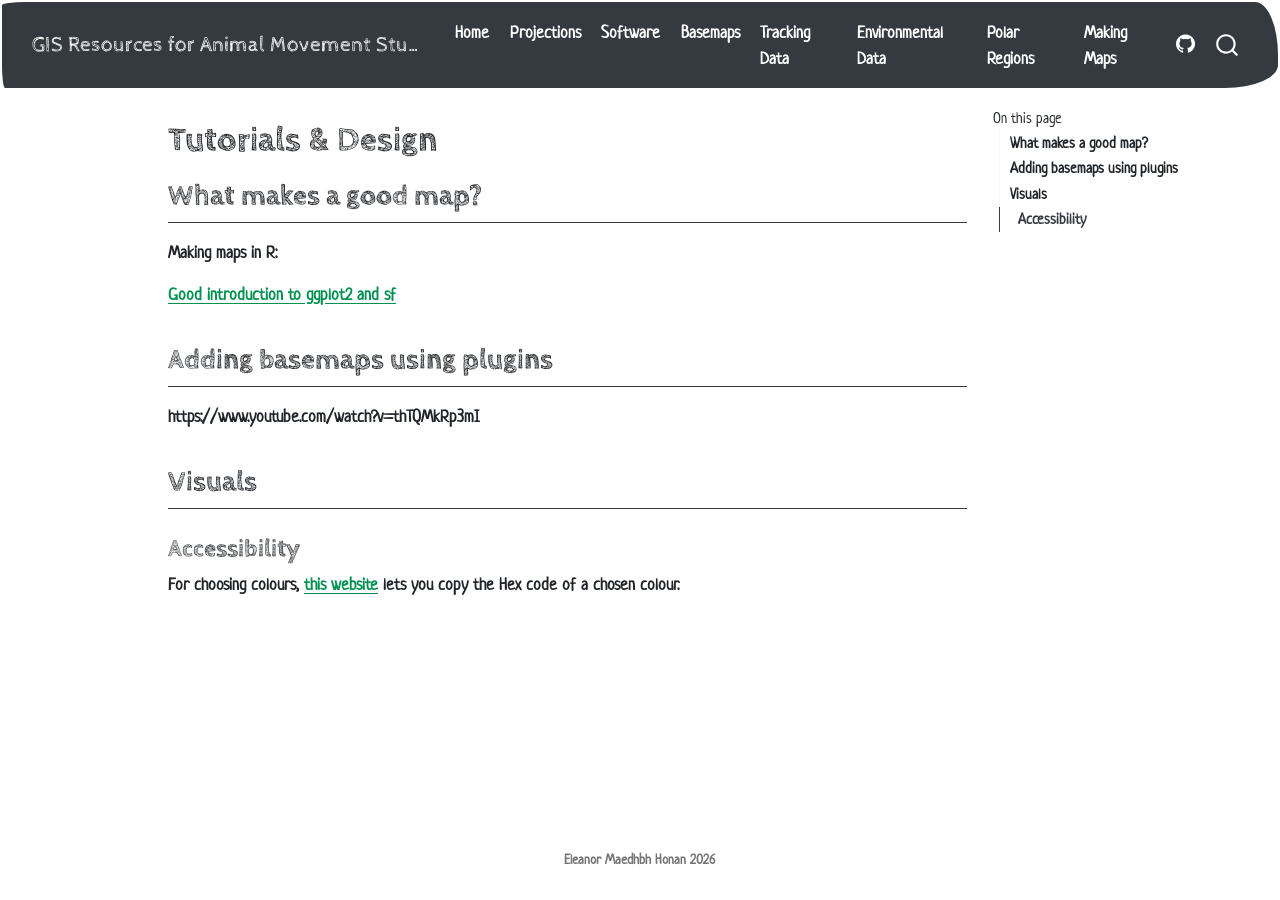
<file: docs/Tutorials.html>
<!DOCTYPE html>
<html xmlns="http://www.w3.org/1999/xhtml" lang="en" xml:lang="en"><head>

<meta charset="utf-8">
<meta name="generator" content="quarto-1.7.32">

<meta name="viewport" content="width=device-width, initial-scale=1.0, user-scalable=yes">


<title>Tutorials &amp; Design – GIS Resources for Animal Movement Studies</title>
<style>
code{white-space: pre-wrap;}
span.smallcaps{font-variant: small-caps;}
div.columns{display: flex; gap: min(4vw, 1.5em);}
div.column{flex: auto; overflow-x: auto;}
div.hanging-indent{margin-left: 1.5em; text-indent: -1.5em;}
ul.task-list{list-style: none;}
ul.task-list li input[type="checkbox"] {
  width: 0.8em;
  margin: 0 0.8em 0.2em -1em; /* quarto-specific, see https://github.com/quarto-dev/quarto-cli/issues/4556 */ 
  vertical-align: middle;
}
</style>


<script src="site_libs/quarto-nav/quarto-nav.js"></script>
<script src="site_libs/quarto-nav/headroom.min.js"></script>
<script src="site_libs/clipboard/clipboard.min.js"></script>
<script src="site_libs/quarto-search/autocomplete.umd.js"></script>
<script src="site_libs/quarto-search/fuse.min.js"></script>
<script src="site_libs/quarto-search/quarto-search.js"></script>
<meta name="quarto:offset" content="./">
<script src="site_libs/quarto-html/quarto.js" type="module"></script>
<script src="site_libs/quarto-html/tabsets/tabsets.js" type="module"></script>
<script src="site_libs/quarto-html/popper.min.js"></script>
<script src="site_libs/quarto-html/tippy.umd.min.js"></script>
<script src="site_libs/quarto-html/anchor.min.js"></script>
<link href="site_libs/quarto-html/tippy.css" rel="stylesheet">
<link href="site_libs/quarto-html/quarto-syntax-highlighting-37eea08aefeeee20ff55810ff984fec1.css" rel="stylesheet" id="quarto-text-highlighting-styles">
<script src="site_libs/bootstrap/bootstrap.min.js"></script>
<link href="site_libs/bootstrap/bootstrap-icons.css" rel="stylesheet">
<link href="site_libs/bootstrap/bootstrap-3a45a57bee8facab7f226ec286ff867e.min.css" rel="stylesheet" append-hash="true" id="quarto-bootstrap" data-mode="light">
<script id="quarto-search-options" type="application/json">{
  "location": "navbar",
  "copy-button": false,
  "collapse-after": 3,
  "panel-placement": "end",
  "type": "overlay",
  "limit": 50,
  "keyboard-shortcut": [
    "f",
    "/",
    "s"
  ],
  "show-item-context": false,
  "language": {
    "search-no-results-text": "No results",
    "search-matching-documents-text": "matching documents",
    "search-copy-link-title": "Copy link to search",
    "search-hide-matches-text": "Hide additional matches",
    "search-more-match-text": "more match in this document",
    "search-more-matches-text": "more matches in this document",
    "search-clear-button-title": "Clear",
    "search-text-placeholder": "",
    "search-detached-cancel-button-title": "Cancel",
    "search-submit-button-title": "Submit",
    "search-label": "Search"
  }
}</script>


</head>

<body class="nav-fixed quarto-light">

<div id="quarto-search-results"></div>
  <header id="quarto-header" class="headroom fixed-top">
    <nav class="navbar navbar-expand-lg " data-bs-theme="dark">
      <div class="navbar-container container-fluid">
      <div class="navbar-brand-container mx-auto">
    <a class="navbar-brand" href="./index.html">
    <span class="navbar-title">GIS Resources for Animal Movement Studies</span>
    </a>
  </div>
            <div id="quarto-search" class="" title="Search"></div>
          <button class="navbar-toggler" type="button" data-bs-toggle="collapse" data-bs-target="#navbarCollapse" aria-controls="navbarCollapse" role="menu" aria-expanded="false" aria-label="Toggle navigation" onclick="if (window.quartoToggleHeadroom) { window.quartoToggleHeadroom(); }">
  <span class="navbar-toggler-icon"></span>
</button>
          <div class="collapse navbar-collapse" id="navbarCollapse">
            <ul class="navbar-nav navbar-nav-scroll me-auto">
  <li class="nav-item">
    <a class="nav-link" href="./index.html"> 
<span class="menu-text">Home</span></a>
  </li>  
  <li class="nav-item">
    <a class="nav-link" href="./Projections.html"> 
<span class="menu-text">Projections</span></a>
  </li>  
  <li class="nav-item">
    <a class="nav-link" href="./Software.html"> 
<span class="menu-text">Software</span></a>
  </li>  
  <li class="nav-item">
    <a class="nav-link" href="./Basemaps.html"> 
<span class="menu-text">Basemaps</span></a>
  </li>  
  <li class="nav-item">
    <a class="nav-link" href="./Tracking_Data.html"> 
<span class="menu-text">Tracking Data</span></a>
  </li>  
  <li class="nav-item">
    <a class="nav-link" href="./Environmental_Data.html"> 
<span class="menu-text">Environmental Data</span></a>
  </li>  
  <li class="nav-item">
    <a class="nav-link" href="./Polar_Regions.html"> 
<span class="menu-text">Polar Regions</span></a>
  </li>  
  <li class="nav-item">
    <a class="nav-link" href="./Making_Maps.html"> 
<span class="menu-text">Making Maps</span></a>
  </li>  
</ul>
            <ul class="navbar-nav navbar-nav-scroll ms-auto">
  <li class="nav-item compact">
    <a class="nav-link" href="https://github.com/E-Honan"> <i class="bi bi-github" role="img">
</i> 
<span class="menu-text"></span></a>
  </li>  
</ul>
          </div> <!-- /navcollapse -->
            <div class="quarto-navbar-tools">
</div>
      </div> <!-- /container-fluid -->
    </nav>
</header>
<!-- content -->
<div id="quarto-content" class="quarto-container page-columns page-rows-contents page-layout-article page-navbar">
<!-- sidebar -->
<!-- margin-sidebar -->
    <div id="quarto-margin-sidebar" class="sidebar margin-sidebar">
        <nav id="TOC" role="doc-toc" class="toc-active">
    <h2 id="toc-title">On this page</h2>
   
  <ul>
  <li><a href="#what-makes-a-good-map" id="toc-what-makes-a-good-map" class="nav-link active" data-scroll-target="#what-makes-a-good-map">What makes a good map?</a></li>
  <li><a href="#adding-basemaps-using-plugins" id="toc-adding-basemaps-using-plugins" class="nav-link" data-scroll-target="#adding-basemaps-using-plugins">Adding basemaps using plugins</a></li>
  <li><a href="#visuals" id="toc-visuals" class="nav-link" data-scroll-target="#visuals">Visuals</a>
  <ul class="collapse">
  <li><a href="#accessibility" id="toc-accessibility" class="nav-link" data-scroll-target="#accessibility">Accessibility</a></li>
  </ul></li>
  </ul>
</nav>
    </div>
<!-- main -->
<main class="content" id="quarto-document-content">

<header id="title-block-header" class="quarto-title-block default">
<div class="quarto-title">
<h1 class="title">Tutorials &amp; Design</h1>
</div>



<div class="quarto-title-meta">

    
  
    
  </div>
  


</header>


<section id="what-makes-a-good-map" class="level2">
<h2 class="anchored" data-anchor-id="what-makes-a-good-map">What makes a good map?</h2>
<p>Making maps in R:</p>
<p><a href="https://r-spatial.org/r/2018/10/25/ggplot2-sf.html">Good introduction to ggplot2 and sf</a></p>
</section>
<section id="adding-basemaps-using-plugins" class="level2">
<h2 class="anchored" data-anchor-id="adding-basemaps-using-plugins">Adding basemaps using plugins</h2>
<p>https://www.youtube.com/watch?v=thTQMkRp3mI</p>
</section>
<section id="visuals" class="level2">
<h2 class="anchored" data-anchor-id="visuals">Visuals</h2>
<section id="accessibility" class="level3">
<h3 class="anchored" data-anchor-id="accessibility">Accessibility</h3>
<p>For choosing colours, <a href="https://htmlcolorcodes.com/">this website</a> lets you copy the Hex code of a chosen colour.</p>


</section>
</section>

</main> <!-- /main -->
<script id="quarto-html-after-body" type="application/javascript">
  window.document.addEventListener("DOMContentLoaded", function (event) {
    const icon = "";
    const anchorJS = new window.AnchorJS();
    anchorJS.options = {
      placement: 'right',
      icon: icon
    };
    anchorJS.add('.anchored');
    const isCodeAnnotation = (el) => {
      for (const clz of el.classList) {
        if (clz.startsWith('code-annotation-')) {                     
          return true;
        }
      }
      return false;
    }
    const onCopySuccess = function(e) {
      // button target
      const button = e.trigger;
      // don't keep focus
      button.blur();
      // flash "checked"
      button.classList.add('code-copy-button-checked');
      var currentTitle = button.getAttribute("title");
      button.setAttribute("title", "Copied!");
      let tooltip;
      if (window.bootstrap) {
        button.setAttribute("data-bs-toggle", "tooltip");
        button.setAttribute("data-bs-placement", "left");
        button.setAttribute("data-bs-title", "Copied!");
        tooltip = new bootstrap.Tooltip(button, 
          { trigger: "manual", 
            customClass: "code-copy-button-tooltip",
            offset: [0, -8]});
        tooltip.show();    
      }
      setTimeout(function() {
        if (tooltip) {
          tooltip.hide();
          button.removeAttribute("data-bs-title");
          button.removeAttribute("data-bs-toggle");
          button.removeAttribute("data-bs-placement");
        }
        button.setAttribute("title", currentTitle);
        button.classList.remove('code-copy-button-checked');
      }, 1000);
      // clear code selection
      e.clearSelection();
    }
    const getTextToCopy = function(trigger) {
        const codeEl = trigger.previousElementSibling.cloneNode(true);
        for (const childEl of codeEl.children) {
          if (isCodeAnnotation(childEl)) {
            childEl.remove();
          }
        }
        return codeEl.innerText;
    }
    const clipboard = new window.ClipboardJS('.code-copy-button:not([data-in-quarto-modal])', {
      text: getTextToCopy
    });
    clipboard.on('success', onCopySuccess);
    if (window.document.getElementById('quarto-embedded-source-code-modal')) {
      const clipboardModal = new window.ClipboardJS('.code-copy-button[data-in-quarto-modal]', {
        text: getTextToCopy,
        container: window.document.getElementById('quarto-embedded-source-code-modal')
      });
      clipboardModal.on('success', onCopySuccess);
    }
      var localhostRegex = new RegExp(/^(?:http|https):\/\/localhost\:?[0-9]*\//);
      var mailtoRegex = new RegExp(/^mailto:/);
        var filterRegex = new RegExp('/' + window.location.host + '/');
      var isInternal = (href) => {
          return filterRegex.test(href) || localhostRegex.test(href) || mailtoRegex.test(href);
      }
      // Inspect non-navigation links and adorn them if external
     var links = window.document.querySelectorAll('a[href]:not(.nav-link):not(.navbar-brand):not(.toc-action):not(.sidebar-link):not(.sidebar-item-toggle):not(.pagination-link):not(.no-external):not([aria-hidden]):not(.dropdown-item):not(.quarto-navigation-tool):not(.about-link)');
      for (var i=0; i<links.length; i++) {
        const link = links[i];
        if (!isInternal(link.href)) {
          // undo the damage that might have been done by quarto-nav.js in the case of
          // links that we want to consider external
          if (link.dataset.originalHref !== undefined) {
            link.href = link.dataset.originalHref;
          }
        }
      }
    function tippyHover(el, contentFn, onTriggerFn, onUntriggerFn) {
      const config = {
        allowHTML: true,
        maxWidth: 500,
        delay: 100,
        arrow: false,
        appendTo: function(el) {
            return el.parentElement;
        },
        interactive: true,
        interactiveBorder: 10,
        theme: 'quarto',
        placement: 'bottom-start',
      };
      if (contentFn) {
        config.content = contentFn;
      }
      if (onTriggerFn) {
        config.onTrigger = onTriggerFn;
      }
      if (onUntriggerFn) {
        config.onUntrigger = onUntriggerFn;
      }
      window.tippy(el, config); 
    }
    const noterefs = window.document.querySelectorAll('a[role="doc-noteref"]');
    for (var i=0; i<noterefs.length; i++) {
      const ref = noterefs[i];
      tippyHover(ref, function() {
        // use id or data attribute instead here
        let href = ref.getAttribute('data-footnote-href') || ref.getAttribute('href');
        try { href = new URL(href).hash; } catch {}
        const id = href.replace(/^#\/?/, "");
        const note = window.document.getElementById(id);
        if (note) {
          return note.innerHTML;
        } else {
          return "";
        }
      });
    }
    const xrefs = window.document.querySelectorAll('a.quarto-xref');
    const processXRef = (id, note) => {
      // Strip column container classes
      const stripColumnClz = (el) => {
        el.classList.remove("page-full", "page-columns");
        if (el.children) {
          for (const child of el.children) {
            stripColumnClz(child);
          }
        }
      }
      stripColumnClz(note)
      if (id === null || id.startsWith('sec-')) {
        // Special case sections, only their first couple elements
        const container = document.createElement("div");
        if (note.children && note.children.length > 2) {
          container.appendChild(note.children[0].cloneNode(true));
          for (let i = 1; i < note.children.length; i++) {
            const child = note.children[i];
            if (child.tagName === "P" && child.innerText === "") {
              continue;
            } else {
              container.appendChild(child.cloneNode(true));
              break;
            }
          }
          if (window.Quarto?.typesetMath) {
            window.Quarto.typesetMath(container);
          }
          return container.innerHTML
        } else {
          if (window.Quarto?.typesetMath) {
            window.Quarto.typesetMath(note);
          }
          return note.innerHTML;
        }
      } else {
        // Remove any anchor links if they are present
        const anchorLink = note.querySelector('a.anchorjs-link');
        if (anchorLink) {
          anchorLink.remove();
        }
        if (window.Quarto?.typesetMath) {
          window.Quarto.typesetMath(note);
        }
        if (note.classList.contains("callout")) {
          return note.outerHTML;
        } else {
          return note.innerHTML;
        }
      }
    }
    for (var i=0; i<xrefs.length; i++) {
      const xref = xrefs[i];
      tippyHover(xref, undefined, function(instance) {
        instance.disable();
        let url = xref.getAttribute('href');
        let hash = undefined; 
        if (url.startsWith('#')) {
          hash = url;
        } else {
          try { hash = new URL(url).hash; } catch {}
        }
        if (hash) {
          const id = hash.replace(/^#\/?/, "");
          const note = window.document.getElementById(id);
          if (note !== null) {
            try {
              const html = processXRef(id, note.cloneNode(true));
              instance.setContent(html);
            } finally {
              instance.enable();
              instance.show();
            }
          } else {
            // See if we can fetch this
            fetch(url.split('#')[0])
            .then(res => res.text())
            .then(html => {
              const parser = new DOMParser();
              const htmlDoc = parser.parseFromString(html, "text/html");
              const note = htmlDoc.getElementById(id);
              if (note !== null) {
                const html = processXRef(id, note);
                instance.setContent(html);
              } 
            }).finally(() => {
              instance.enable();
              instance.show();
            });
          }
        } else {
          // See if we can fetch a full url (with no hash to target)
          // This is a special case and we should probably do some content thinning / targeting
          fetch(url)
          .then(res => res.text())
          .then(html => {
            const parser = new DOMParser();
            const htmlDoc = parser.parseFromString(html, "text/html");
            const note = htmlDoc.querySelector('main.content');
            if (note !== null) {
              // This should only happen for chapter cross references
              // (since there is no id in the URL)
              // remove the first header
              if (note.children.length > 0 && note.children[0].tagName === "HEADER") {
                note.children[0].remove();
              }
              const html = processXRef(null, note);
              instance.setContent(html);
            } 
          }).finally(() => {
            instance.enable();
            instance.show();
          });
        }
      }, function(instance) {
      });
    }
        let selectedAnnoteEl;
        const selectorForAnnotation = ( cell, annotation) => {
          let cellAttr = 'data-code-cell="' + cell + '"';
          let lineAttr = 'data-code-annotation="' +  annotation + '"';
          const selector = 'span[' + cellAttr + '][' + lineAttr + ']';
          return selector;
        }
        const selectCodeLines = (annoteEl) => {
          const doc = window.document;
          const targetCell = annoteEl.getAttribute("data-target-cell");
          const targetAnnotation = annoteEl.getAttribute("data-target-annotation");
          const annoteSpan = window.document.querySelector(selectorForAnnotation(targetCell, targetAnnotation));
          const lines = annoteSpan.getAttribute("data-code-lines").split(",");
          const lineIds = lines.map((line) => {
            return targetCell + "-" + line;
          })
          let top = null;
          let height = null;
          let parent = null;
          if (lineIds.length > 0) {
              //compute the position of the single el (top and bottom and make a div)
              const el = window.document.getElementById(lineIds[0]);
              top = el.offsetTop;
              height = el.offsetHeight;
              parent = el.parentElement.parentElement;
            if (lineIds.length > 1) {
              const lastEl = window.document.getElementById(lineIds[lineIds.length - 1]);
              const bottom = lastEl.offsetTop + lastEl.offsetHeight;
              height = bottom - top;
            }
            if (top !== null && height !== null && parent !== null) {
              // cook up a div (if necessary) and position it 
              let div = window.document.getElementById("code-annotation-line-highlight");
              if (div === null) {
                div = window.document.createElement("div");
                div.setAttribute("id", "code-annotation-line-highlight");
                div.style.position = 'absolute';
                parent.appendChild(div);
              }
              div.style.top = top - 2 + "px";
              div.style.height = height + 4 + "px";
              div.style.left = 0;
              let gutterDiv = window.document.getElementById("code-annotation-line-highlight-gutter");
              if (gutterDiv === null) {
                gutterDiv = window.document.createElement("div");
                gutterDiv.setAttribute("id", "code-annotation-line-highlight-gutter");
                gutterDiv.style.position = 'absolute';
                const codeCell = window.document.getElementById(targetCell);
                const gutter = codeCell.querySelector('.code-annotation-gutter');
                gutter.appendChild(gutterDiv);
              }
              gutterDiv.style.top = top - 2 + "px";
              gutterDiv.style.height = height + 4 + "px";
            }
            selectedAnnoteEl = annoteEl;
          }
        };
        const unselectCodeLines = () => {
          const elementsIds = ["code-annotation-line-highlight", "code-annotation-line-highlight-gutter"];
          elementsIds.forEach((elId) => {
            const div = window.document.getElementById(elId);
            if (div) {
              div.remove();
            }
          });
          selectedAnnoteEl = undefined;
        };
          // Handle positioning of the toggle
      window.addEventListener(
        "resize",
        throttle(() => {
          elRect = undefined;
          if (selectedAnnoteEl) {
            selectCodeLines(selectedAnnoteEl);
          }
        }, 10)
      );
      function throttle(fn, ms) {
      let throttle = false;
      let timer;
        return (...args) => {
          if(!throttle) { // first call gets through
              fn.apply(this, args);
              throttle = true;
          } else { // all the others get throttled
              if(timer) clearTimeout(timer); // cancel #2
              timer = setTimeout(() => {
                fn.apply(this, args);
                timer = throttle = false;
              }, ms);
          }
        };
      }
        // Attach click handler to the DT
        const annoteDls = window.document.querySelectorAll('dt[data-target-cell]');
        for (const annoteDlNode of annoteDls) {
          annoteDlNode.addEventListener('click', (event) => {
            const clickedEl = event.target;
            if (clickedEl !== selectedAnnoteEl) {
              unselectCodeLines();
              const activeEl = window.document.querySelector('dt[data-target-cell].code-annotation-active');
              if (activeEl) {
                activeEl.classList.remove('code-annotation-active');
              }
              selectCodeLines(clickedEl);
              clickedEl.classList.add('code-annotation-active');
            } else {
              // Unselect the line
              unselectCodeLines();
              clickedEl.classList.remove('code-annotation-active');
            }
          });
        }
    const findCites = (el) => {
      const parentEl = el.parentElement;
      if (parentEl) {
        const cites = parentEl.dataset.cites;
        if (cites) {
          return {
            el,
            cites: cites.split(' ')
          };
        } else {
          return findCites(el.parentElement)
        }
      } else {
        return undefined;
      }
    };
    var bibliorefs = window.document.querySelectorAll('a[role="doc-biblioref"]');
    for (var i=0; i<bibliorefs.length; i++) {
      const ref = bibliorefs[i];
      const citeInfo = findCites(ref);
      if (citeInfo) {
        tippyHover(citeInfo.el, function() {
          var popup = window.document.createElement('div');
          citeInfo.cites.forEach(function(cite) {
            var citeDiv = window.document.createElement('div');
            citeDiv.classList.add('hanging-indent');
            citeDiv.classList.add('csl-entry');
            var biblioDiv = window.document.getElementById('ref-' + cite);
            if (biblioDiv) {
              citeDiv.innerHTML = biblioDiv.innerHTML;
            }
            popup.appendChild(citeDiv);
          });
          return popup.innerHTML;
        });
      }
    }
  });
  </script>
</div> <!-- /content -->
<footer class="footer">
  <div class="nav-footer">
    <div class="nav-footer-left">
      &nbsp;
    </div>   
    <div class="nav-footer-center">
<p>Eleanor Maedhbh Honan 2026</p>
</div>
    <div class="nav-footer-right">
      &nbsp;
    </div>
  </div>
</footer>




</body></html>
</file>
<file: docs/site_libs/quarto-html/tippy.css>
.tippy-box[data-animation=fade][data-state=hidden]{opacity:0}[data-tippy-root]{max-width:calc(100vw - 10px)}.tippy-box{position:relative;background-color:#333;color:#fff;border-radius:4px;font-size:14px;line-height:1.4;white-space:normal;outline:0;transition-property:transform,visibility,opacity}.tippy-box[data-placement^=top]>.tippy-arrow{bottom:0}.tippy-box[data-placement^=top]>.tippy-arrow:before{bottom:-7px;left:0;border-width:8px 8px 0;border-top-color:initial;transform-origin:center top}.tippy-box[data-placement^=bottom]>.tippy-arrow{top:0}.tippy-box[data-placement^=bottom]>.tippy-arrow:before{top:-7px;left:0;border-width:0 8px 8px;border-bottom-color:initial;transform-origin:center bottom}.tippy-box[data-placement^=left]>.tippy-arrow{right:0}.tippy-box[data-placement^=left]>.tippy-arrow:before{border-width:8px 0 8px 8px;border-left-color:initial;right:-7px;transform-origin:center left}.tippy-box[data-placement^=right]>.tippy-arrow{left:0}.tippy-box[data-placement^=right]>.tippy-arrow:before{left:-7px;border-width:8px 8px 8px 0;border-right-color:initial;transform-origin:center right}.tippy-box[data-inertia][data-state=visible]{transition-timing-function:cubic-bezier(.54,1.5,.38,1.11)}.tippy-arrow{width:16px;height:16px;color:#333}.tippy-arrow:before{content:"";position:absolute;border-color:transparent;border-style:solid}.tippy-content{position:relative;padding:5px 9px;z-index:1}
</file>
<file: docs/site_libs/quarto-html/quarto-syntax-highlighting-37eea08aefeeee20ff55810ff984fec1.css>
/* quarto syntax highlight colors */
:root {
  --quarto-hl-ot-color: #003B4F;
  --quarto-hl-at-color: #657422;
  --quarto-hl-ss-color: #20794D;
  --quarto-hl-an-color: #5E5E5E;
  --quarto-hl-fu-color: #4758AB;
  --quarto-hl-st-color: #20794D;
  --quarto-hl-cf-color: #003B4F;
  --quarto-hl-op-color: #5E5E5E;
  --quarto-hl-er-color: #AD0000;
  --quarto-hl-bn-color: #AD0000;
  --quarto-hl-al-color: #AD0000;
  --quarto-hl-va-color: #111111;
  --quarto-hl-bu-color: inherit;
  --quarto-hl-ex-color: inherit;
  --quarto-hl-pp-color: #AD0000;
  --quarto-hl-in-color: #5E5E5E;
  --quarto-hl-vs-color: #20794D;
  --quarto-hl-wa-color: #5E5E5E;
  --quarto-hl-do-color: #5E5E5E;
  --quarto-hl-im-color: #00769E;
  --quarto-hl-ch-color: #20794D;
  --quarto-hl-dt-color: #AD0000;
  --quarto-hl-fl-color: #AD0000;
  --quarto-hl-co-color: #5E5E5E;
  --quarto-hl-cv-color: #5E5E5E;
  --quarto-hl-cn-color: #8f5902;
  --quarto-hl-sc-color: #5E5E5E;
  --quarto-hl-dv-color: #AD0000;
  --quarto-hl-kw-color: #003B4F;
}

/* other quarto variables */
:root {
  --quarto-font-monospace: SFMono-Regular, Menlo, Monaco, Consolas, "Liberation Mono", "Courier New", monospace;
}

/* syntax highlight based on Pandoc's rules */
pre > code.sourceCode > span {
  color: #003B4F;
}

code.sourceCode > span {
  color: #003B4F;
}

div.sourceCode,
div.sourceCode pre.sourceCode {
  color: #003B4F;
}

/* Normal */
code span {
  color: #003B4F;
}

/* Alert */
code span.al {
  color: #AD0000;
  font-style: inherit;
}

/* Annotation */
code span.an {
  color: #5E5E5E;
  font-style: inherit;
}

/* Attribute */
code span.at {
  color: #657422;
  font-style: inherit;
}

/* BaseN */
code span.bn {
  color: #AD0000;
  font-style: inherit;
}

/* BuiltIn */
code span.bu {
  font-style: inherit;
}

/* ControlFlow */
code span.cf {
  color: #003B4F;
  font-weight: bold;
  font-style: inherit;
}

/* Char */
code span.ch {
  color: #20794D;
  font-style: inherit;
}

/* Constant */
code span.cn {
  color: #8f5902;
  font-style: inherit;
}

/* Comment */
code span.co {
  color: #5E5E5E;
  font-style: inherit;
}

/* CommentVar */
code span.cv {
  color: #5E5E5E;
  font-style: italic;
}

/* Documentation */
code span.do {
  color: #5E5E5E;
  font-style: italic;
}

/* DataType */
code span.dt {
  color: #AD0000;
  font-style: inherit;
}

/* DecVal */
code span.dv {
  color: #AD0000;
  font-style: inherit;
}

/* Error */
code span.er {
  color: #AD0000;
  font-style: inherit;
}

/* Extension */
code span.ex {
  font-style: inherit;
}

/* Float */
code span.fl {
  color: #AD0000;
  font-style: inherit;
}

/* Function */
code span.fu {
  color: #4758AB;
  font-style: inherit;
}

/* Import */
code span.im {
  color: #00769E;
  font-style: inherit;
}

/* Information */
code span.in {
  color: #5E5E5E;
  font-style: inherit;
}

/* Keyword */
code span.kw {
  color: #003B4F;
  font-weight: bold;
  font-style: inherit;
}

/* Operator */
code span.op {
  color: #5E5E5E;
  font-style: inherit;
}

/* Other */
code span.ot {
  color: #003B4F;
  font-style: inherit;
}

/* Preprocessor */
code span.pp {
  color: #AD0000;
  font-style: inherit;
}

/* SpecialChar */
code span.sc {
  color: #5E5E5E;
  font-style: inherit;
}

/* SpecialString */
code span.ss {
  color: #20794D;
  font-style: inherit;
}

/* String */
code span.st {
  color: #20794D;
  font-style: inherit;
}

/* Variable */
code span.va {
  color: #111111;
  font-style: inherit;
}

/* VerbatimString */
code span.vs {
  color: #20794D;
  font-style: inherit;
}

/* Warning */
code span.wa {
  color: #5E5E5E;
  font-style: italic;
}

.prevent-inlining {
  content: "</";
}

/*# sourceMappingURL=27d3d809615f7771493d095567f04340.css.map */
</file>
<file: README_files/libs/quarto-html/tippy.css>
.tippy-box[data-animation=fade][data-state=hidden]{opacity:0}[data-tippy-root]{max-width:calc(100vw - 10px)}.tippy-box{position:relative;background-color:#333;color:#fff;border-radius:4px;font-size:14px;line-height:1.4;white-space:normal;outline:0;transition-property:transform,visibility,opacity}.tippy-box[data-placement^=top]>.tippy-arrow{bottom:0}.tippy-box[data-placement^=top]>.tippy-arrow:before{bottom:-7px;left:0;border-width:8px 8px 0;border-top-color:initial;transform-origin:center top}.tippy-box[data-placement^=bottom]>.tippy-arrow{top:0}.tippy-box[data-placement^=bottom]>.tippy-arrow:before{top:-7px;left:0;border-width:0 8px 8px;border-bottom-color:initial;transform-origin:center bottom}.tippy-box[data-placement^=left]>.tippy-arrow{right:0}.tippy-box[data-placement^=left]>.tippy-arrow:before{border-width:8px 0 8px 8px;border-left-color:initial;right:-7px;transform-origin:center left}.tippy-box[data-placement^=right]>.tippy-arrow{left:0}.tippy-box[data-placement^=right]>.tippy-arrow:before{left:-7px;border-width:8px 8px 8px 0;border-right-color:initial;transform-origin:center right}.tippy-box[data-inertia][data-state=visible]{transition-timing-function:cubic-bezier(.54,1.5,.38,1.11)}.tippy-arrow{width:16px;height:16px;color:#333}.tippy-arrow:before{content:"";position:absolute;border-color:transparent;border-style:solid}.tippy-content{position:relative;padding:5px 9px;z-index:1}
</file>
<file: README_files/libs/quarto-html/quarto-syntax-highlighting-37eea08aefeeee20ff55810ff984fec1.css>
/* quarto syntax highlight colors */
:root {
  --quarto-hl-ot-color: #003B4F;
  --quarto-hl-at-color: #657422;
  --quarto-hl-ss-color: #20794D;
  --quarto-hl-an-color: #5E5E5E;
  --quarto-hl-fu-color: #4758AB;
  --quarto-hl-st-color: #20794D;
  --quarto-hl-cf-color: #003B4F;
  --quarto-hl-op-color: #5E5E5E;
  --quarto-hl-er-color: #AD0000;
  --quarto-hl-bn-color: #AD0000;
  --quarto-hl-al-color: #AD0000;
  --quarto-hl-va-color: #111111;
  --quarto-hl-bu-color: inherit;
  --quarto-hl-ex-color: inherit;
  --quarto-hl-pp-color: #AD0000;
  --quarto-hl-in-color: #5E5E5E;
  --quarto-hl-vs-color: #20794D;
  --quarto-hl-wa-color: #5E5E5E;
  --quarto-hl-do-color: #5E5E5E;
  --quarto-hl-im-color: #00769E;
  --quarto-hl-ch-color: #20794D;
  --quarto-hl-dt-color: #AD0000;
  --quarto-hl-fl-color: #AD0000;
  --quarto-hl-co-color: #5E5E5E;
  --quarto-hl-cv-color: #5E5E5E;
  --quarto-hl-cn-color: #8f5902;
  --quarto-hl-sc-color: #5E5E5E;
  --quarto-hl-dv-color: #AD0000;
  --quarto-hl-kw-color: #003B4F;
}

/* other quarto variables */
:root {
  --quarto-font-monospace: SFMono-Regular, Menlo, Monaco, Consolas, "Liberation Mono", "Courier New", monospace;
}

/* syntax highlight based on Pandoc's rules */
pre > code.sourceCode > span {
  color: #003B4F;
}

code.sourceCode > span {
  color: #003B4F;
}

div.sourceCode,
div.sourceCode pre.sourceCode {
  color: #003B4F;
}

/* Normal */
code span {
  color: #003B4F;
}

/* Alert */
code span.al {
  color: #AD0000;
  font-style: inherit;
}

/* Annotation */
code span.an {
  color: #5E5E5E;
  font-style: inherit;
}

/* Attribute */
code span.at {
  color: #657422;
  font-style: inherit;
}

/* BaseN */
code span.bn {
  color: #AD0000;
  font-style: inherit;
}

/* BuiltIn */
code span.bu {
  font-style: inherit;
}

/* ControlFlow */
code span.cf {
  color: #003B4F;
  font-weight: bold;
  font-style: inherit;
}

/* Char */
code span.ch {
  color: #20794D;
  font-style: inherit;
}

/* Constant */
code span.cn {
  color: #8f5902;
  font-style: inherit;
}

/* Comment */
code span.co {
  color: #5E5E5E;
  font-style: inherit;
}

/* CommentVar */
code span.cv {
  color: #5E5E5E;
  font-style: italic;
}

/* Documentation */
code span.do {
  color: #5E5E5E;
  font-style: italic;
}

/* DataType */
code span.dt {
  color: #AD0000;
  font-style: inherit;
}

/* DecVal */
code span.dv {
  color: #AD0000;
  font-style: inherit;
}

/* Error */
code span.er {
  color: #AD0000;
  font-style: inherit;
}

/* Extension */
code span.ex {
  font-style: inherit;
}

/* Float */
code span.fl {
  color: #AD0000;
  font-style: inherit;
}

/* Function */
code span.fu {
  color: #4758AB;
  font-style: inherit;
}

/* Import */
code span.im {
  color: #00769E;
  font-style: inherit;
}

/* Information */
code span.in {
  color: #5E5E5E;
  font-style: inherit;
}

/* Keyword */
code span.kw {
  color: #003B4F;
  font-weight: bold;
  font-style: inherit;
}

/* Operator */
code span.op {
  color: #5E5E5E;
  font-style: inherit;
}

/* Other */
code span.ot {
  color: #003B4F;
  font-style: inherit;
}

/* Preprocessor */
code span.pp {
  color: #AD0000;
  font-style: inherit;
}

/* SpecialChar */
code span.sc {
  color: #5E5E5E;
  font-style: inherit;
}

/* SpecialString */
code span.ss {
  color: #20794D;
  font-style: inherit;
}

/* String */
code span.st {
  color: #20794D;
  font-style: inherit;
}

/* Variable */
code span.va {
  color: #111111;
  font-style: inherit;
}

/* VerbatimString */
code span.vs {
  color: #20794D;
  font-style: inherit;
}

/* Warning */
code span.wa {
  color: #5E5E5E;
  font-style: italic;
}

.prevent-inlining {
  content: "</";
}

/*# sourceMappingURL=27d3d809615f7771493d095567f04340.css.map */
</file>
